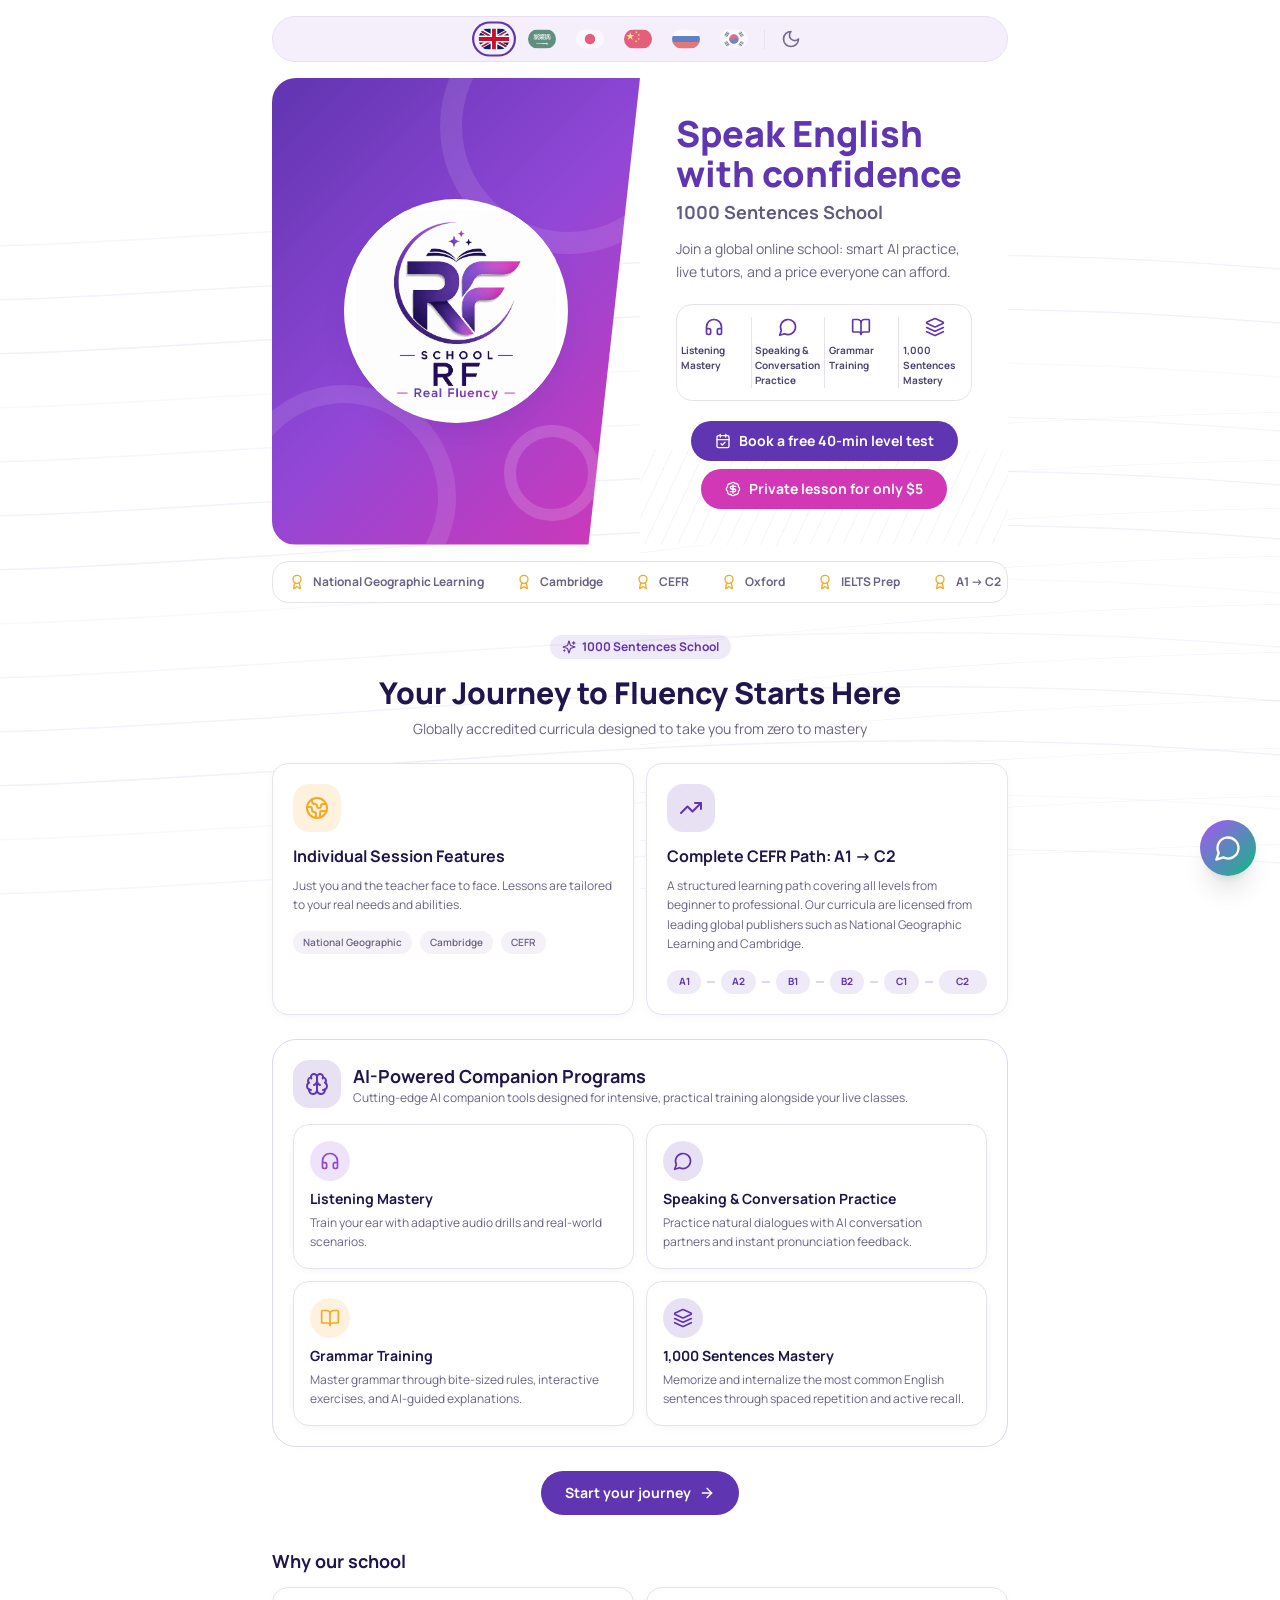
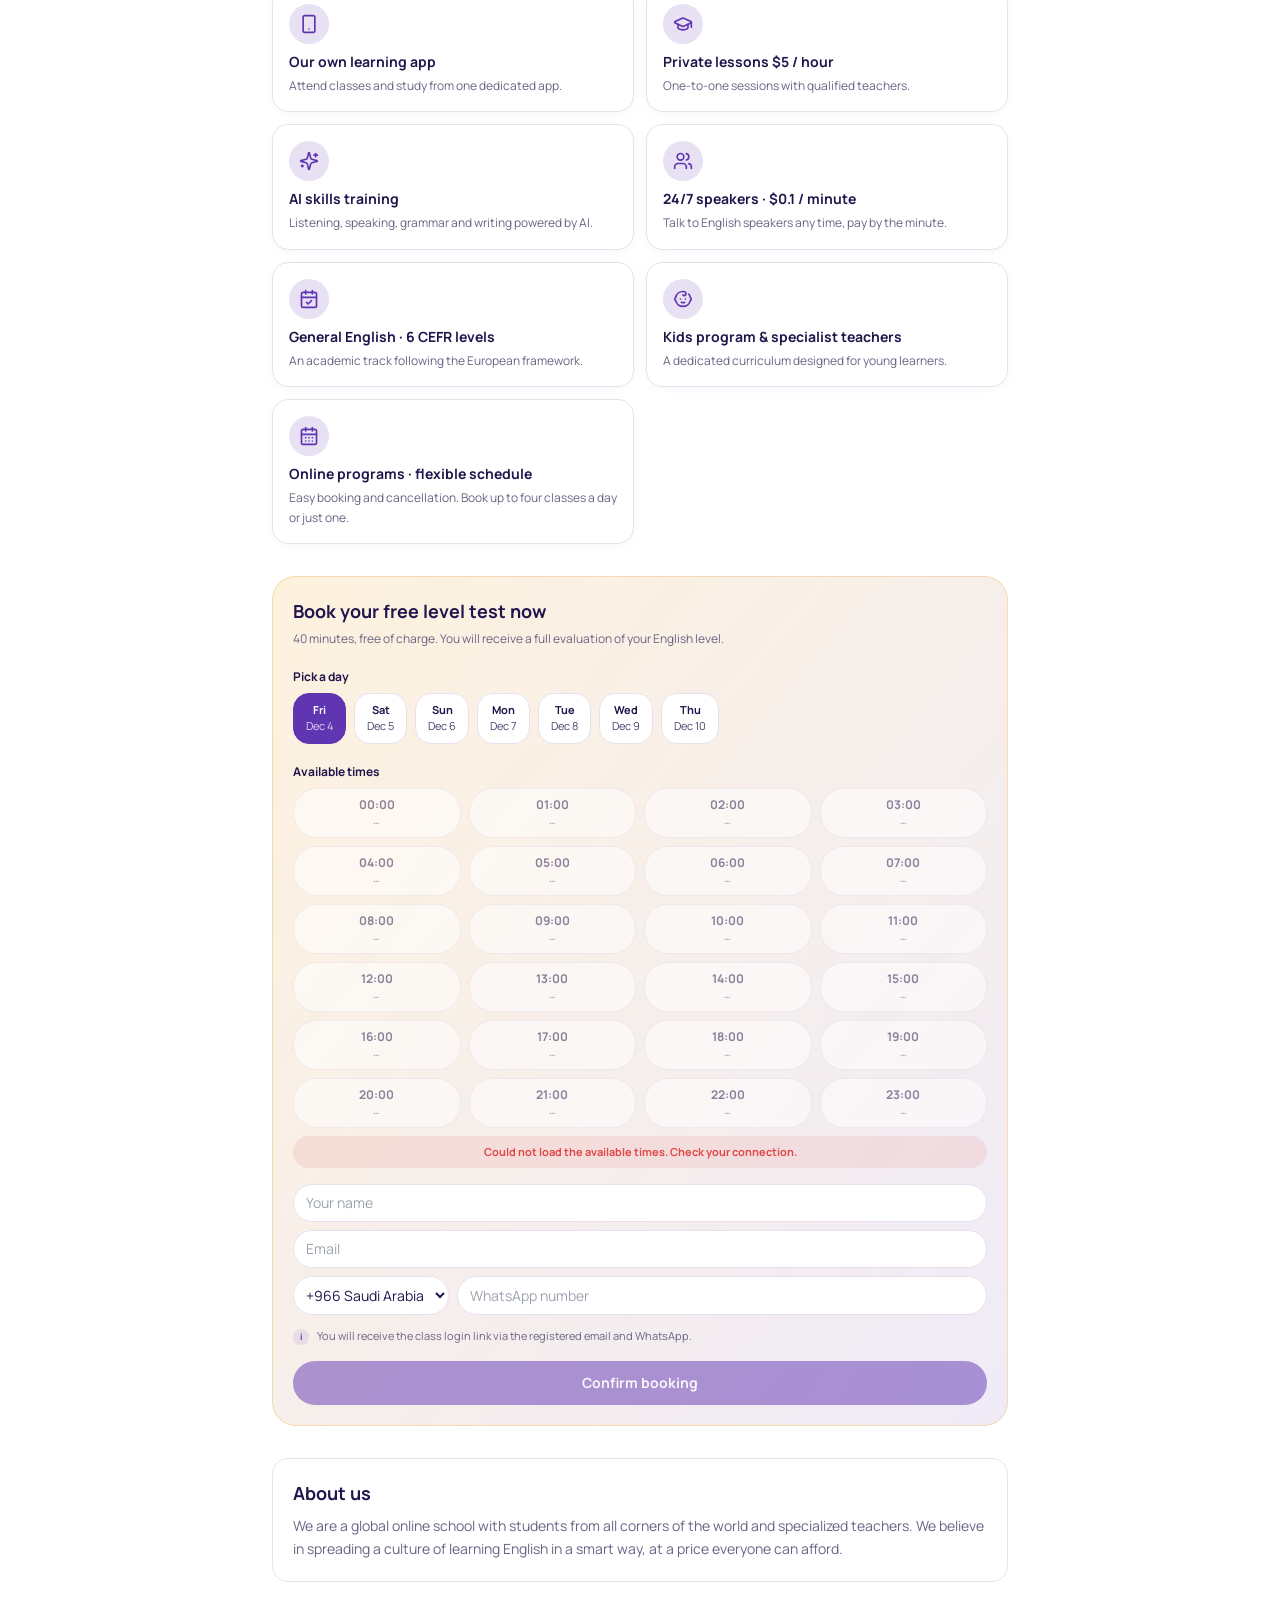
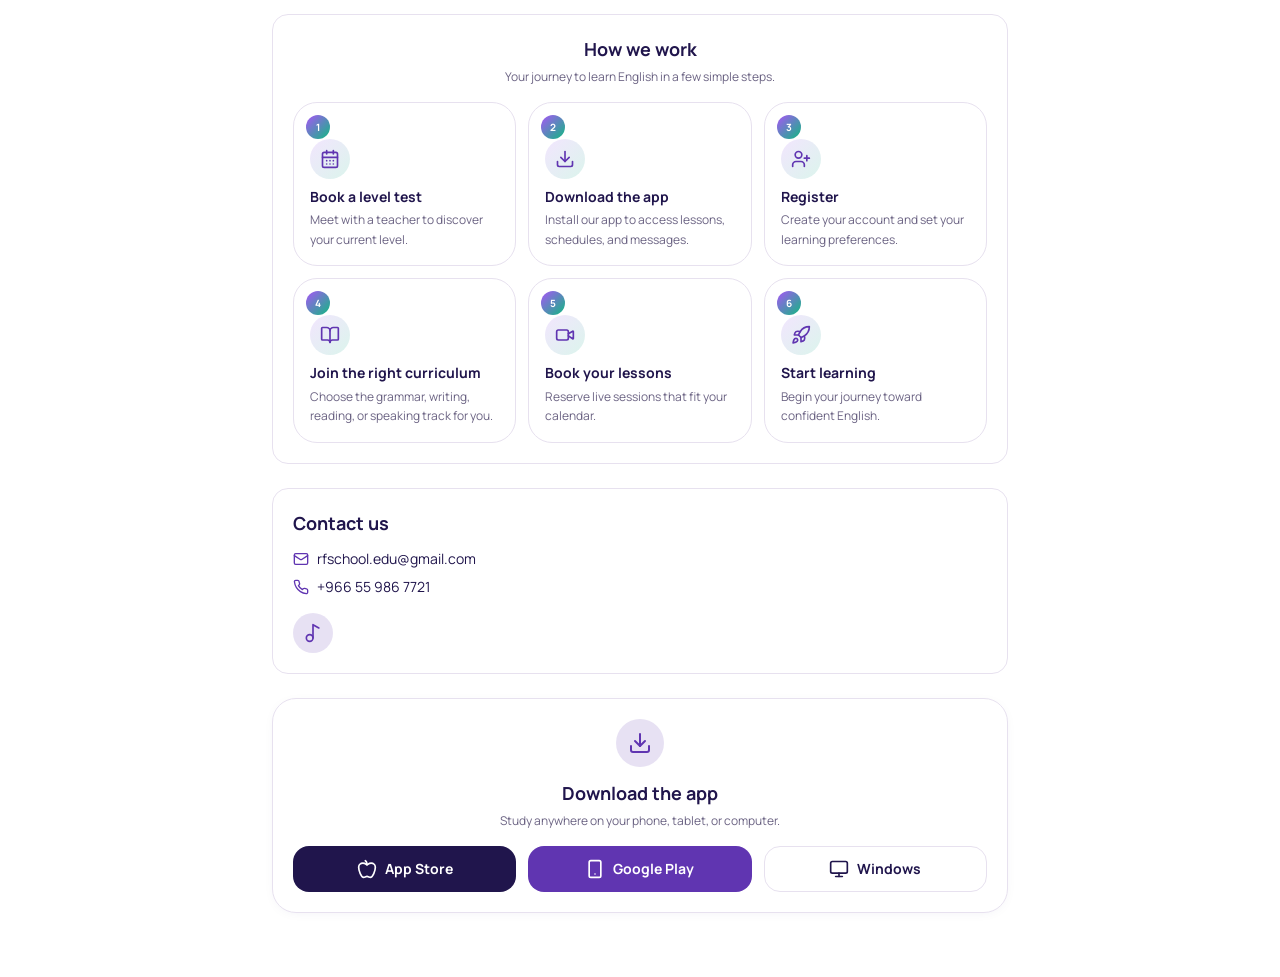
<file: index.html>
<!doctype html>
<html lang="en" dir="ltr">
  <head>
    <meta charset="UTF-8" />
    <meta name="viewport" content="width=device-width, initial-scale=1.0, viewport-fit=cover" />
    <meta name="theme-color" content="#6034B0" />
    <link rel="icon" href="/favicon.svg" type="image/svg+xml" />
    <link rel="alternate icon" href="/favicon.png" type="image/png" />
    <link rel="apple-touch-icon" href="/app-icon-192.png" />
    <title>RF School | Real Fluency — تعلم الإنجليزية بذكاء</title>
    <meta name="description" content="RF School — Real Fluency: منصة تعليم إنجليزية مدعومة بالذكاء الاصطناعي مع برنامج RF 1K لإتقان 1000 جملة، دروس مباشرة، وتدريب على النطق والاستماع." />
    <meta name="author" content="RF School" />
    <link rel="canonical" href="https://rf-schools.com/" />
    <meta property="og:type" content="website" />
    <meta property="og:title" content="RF School | Real Fluency" />
    <meta property="og:description" content="مدرسة رقمية لتعلم الإنجليزية: RF AI، RF 1K، RF Live، RF Speak، RF Test، RF Progress." />
    <meta property="og:url" content="https://rf-schools.com/" />
    <meta property="og:image" content="https://rf-schools.com/assets/rf-school-logo.jpg" />
    <meta name="twitter:card" content="summary" />
    <meta name="twitter:title" content="RF School | Real Fluency" />
    <meta name="twitter:description" content="مدرسة رقمية لتعلم الإنجليزية: RF AI، RF 1K، RF Live، RF Speak، RF Test، RF Progress." />
    <script>
      // Before the first paint: scripts are on, and the saved (or the
      // device's) light / dark choice.
      (function (d) {
        d.className += ' js';
        try {
          var t = localStorage.getItem('pro-english-theme');
          if (t !== 'light' && t !== 'dark') {
            t = window.matchMedia && matchMedia('(prefers-color-scheme: dark)').matches ? 'dark' : 'light';
          }
          if (t === 'dark') d.classList.add('dark');
        } catch (e) {}
      })(document.documentElement);
    </script>
    <link rel="preload" href="/assets/fonts/Manrope-700.ttf" as="font" type="font/ttf" crossorigin />
    <link rel="stylesheet" href="/assets/site.css?v=fe46da1adc" />
    <link rel="stylesheet" href="/assets/extra.css?v=fe46da1adc" />
  </head>
  <body>
    <div id="rf-root"><div dir="ltr" class="relative min-h-screen bg-background"><div aria-hidden="true" class="pointer-events-none fixed inset-0 overflow-hidden"><div class="wave-layer absolute inset-0"><svg class="absolute inset-x-0 top-1/4 h-[120%] w-[200%] -translate-x-1/4 text-primary/10 rtl:translate-x-1/4" viewBox="0 0 1600 900" preserveAspectRatio="none" fill="none"><path d="M -100 -120 C 400 140, 900 -260, 1700 80" stroke="currentColor" stroke-width="1.2" opacity="0.35"></path><path d="M -100 -75 C 400 185, 900 -215, 1700 125" stroke="currentColor" stroke-width="1.2" opacity="0.5"></path><path d="M -100 -30 C 400 230, 900 -170, 1700 170" stroke="currentColor" stroke-width="1.2" opacity="0.6499999999999999"></path><path d="M -100 15 C 400 275, 900 -125, 1700 215" stroke="currentColor" stroke-width="1.2" opacity="0.7999999999999999"></path><path d="M -100 60 C 400 320, 900 -80, 1700 260" stroke="currentColor" stroke-width="1.2" opacity="0.35"></path><path d="M -100 105 C 400 365, 900 -35, 1700 305" stroke="currentColor" stroke-width="1.2" opacity="0.5"></path><path d="M -100 150 C 400 410, 900 10, 1700 350" stroke="currentColor" stroke-width="1.2" opacity="0.6499999999999999"></path><path d="M -100 195 C 400 455, 900 55, 1700 395" stroke="currentColor" stroke-width="1.2" opacity="0.7999999999999999"></path><path d="M -100 240 C 400 500, 900 100, 1700 440" stroke="currentColor" stroke-width="1.2" opacity="0.35"></path><path d="M -100 285 C 400 545, 900 145, 1700 485" stroke="currentColor" stroke-width="1.2" opacity="0.5"></path><path d="M -100 330 C 400 590, 900 190, 1700 530" stroke="currentColor" stroke-width="1.2" opacity="0.6499999999999999"></path><path d="M -100 375 C 400 635, 900 235, 1700 575" stroke="currentColor" stroke-width="1.2" opacity="0.7999999999999999"></path><path d="M -100 420 C 400 680, 900 280, 1700 620" stroke="currentColor" stroke-width="1.2" opacity="0.35"></path><path d="M -100 465 C 400 725, 900 325, 1700 665" stroke="currentColor" stroke-width="1.2" opacity="0.5"></path></svg></div><div class="wave-layer slow absolute inset-0"><svg class="absolute inset-x-0 bottom-0 h-[60%] w-[200%] translate-x-1/4 text-primary/[0.07] rtl:-translate-x-1/4" viewBox="0 0 1600 900" preserveAspectRatio="none" fill="none"><path d="M -100 200 C 500 -60, 1100 220, 1700 40" stroke="currentColor" stroke-width="1"></path><path d="M -100 280 C 500 20, 1100 300, 1700 120" stroke="currentColor" stroke-width="1"></path><path d="M -100 360 C 500 100, 1100 380, 1700 200" stroke="currentColor" stroke-width="1"></path><path d="M -100 440 C 500 180, 1100 460, 1700 280" stroke="currentColor" stroke-width="1"></path><path d="M -100 520 C 500 260, 1100 540, 1700 360" stroke="currentColor" stroke-width="1"></path><path d="M -100 600 C 500 340, 1100 620, 1700 440" stroke="currentColor" stroke-width="1"></path><path d="M -100 680 C 500 420, 1100 700, 1700 520" stroke="currentColor" stroke-width="1"></path><path d="M -100 760 C 500 500, 1100 780, 1700 600" stroke="currentColor" stroke-width="1"></path><path d="M -100 840 C 500 580, 1100 860, 1700 680" stroke="currentColor" stroke-width="1"></path><path d="M -100 920 C 500 660, 1100 940, 1700 760" stroke="currentColor" stroke-width="1"></path></svg></div></div><div class="relative mx-auto w-full max-w-3xl px-4 pb-16 pt-4"><div class="mb-4 flex items-center justify-center gap-3 overflow-x-auto rounded-xl border border-border bg-secondary px-3 py-2" dir="ltr"><button type="button" data-lang="en" title="EN" aria-label="EN" aria-pressed="true" class="shrink-0 rounded-lg p-1 transition-all scale-110 ring-2 ring-primary"><svg class="h-5 w-7 rounded-sm" aria-hidden="true" xmlns="http://www.w3.org/2000/svg" viewBox="0 0 513 342"><g fill="#FFF"><path d="M0 0h513v341.3H0V0z"></path><path d="M311.7 230 513 341.3v-31.5L369.3 230h-57.6zM200.3 111.3 0 0v31.5l143.7 79.8h56.6z"></path></g><path d="M393.8 230 513 295.7V230H393.8zm-82.1 0L513 341.3v-31.5L369.3 230h-57.6zm146.9 111.3-147-81.7v81.7h147zM90.3 230 0 280.2V230h90.3zm110 14.2v97.2H25.5l174.8-97.2zm-82.1-132.9L0 45.6v65.7h118.2zm82.1 0L0 0v31.5l143.7 79.8h56.6zM53.4 0l147 81.7V0h-147zm368.3 111.3L513 61.1v50.2h-91.3zm-110-14.2V0h174.9L311.7 97.1z" fill="#012169"></path><g fill="#c8102e"><path d="M288 0h-64v138.7H0v64h224v138.7h64V202.7h224v-64H288V0z"></path><path d="M311.7 230 513 341.3v-31.5L369.3 230h-57.6zm-168 0L0 309.9v31.5L200.3 230h-56.6zm56.6-118.7L0 0v31.5l143.7 79.8h56.6zm168 0L513 31.5V0L311.7 111.3h56.6z"></path></g></svg></button><button type="button" data-lang="ar" title="AR" aria-label="AR" aria-pressed="false" class="shrink-0 rounded-lg p-1 transition-all opacity-60 hover:opacity-100 hover:scale-105"><svg class="h-5 w-7 rounded-sm" aria-hidden="true" xmlns="http://www.w3.org/2000/svg" viewBox="0 0 513 342"><path d="M0 0h513v342H0z" fill="#fff"></path><g fill="#00512e"><path d="M0 0v342h513V0zm218 76q1 2-2 5-3 2-1 4 3 4 0 6-2 1-5-1-6-6 0-14 6-4 8 0m-102 2 1 6q0 4-2 4-5 1-5-6l2-4zm39 1 1 2q-1 4-5 4-5 0-6-4c0-4 7-6 10-2m47 2q3 4 2 9c-1 2-22 19-24 19q-3 0-4-4l6-6 6-5v-3c-5-10 7-18 14-10m35-3q3 1 0 7-2 8-6 6c-3-1-3 14 0 19q2 4 7-1c2-3 2-5 2-15 0-12 0-13 2-13q5-2 5 13 1 11 3 13 3 6 6 3 3-2-1-12-3-12 1-16h9q2-2 9 1l6 2 1-2q4-4 6-1l3 17c3 16 3 16 7 24l15 30q1 6-4 5l-8-14-6-12 1 20c1 21 1 23-4 23q-4 2-4-15l-1-27-1-16-9-13c-8-12-8-13-11-13q-6-1-2 6l2 7q0 4 3 2 6-2 6 3-1 4-8 5l-5 2-5 2q-6 0-10-3-2-3-5 1-5 5-12 2-5-1-7-10l-1-3-1 3q-3 7-9 8-7 0-9-11-3-10 2-10 4-1 5 7l2 6q1 0 4-7 6-17 13-12h1c-1-1 2-10 4-11zm-97 10 2 16 1 9h4q5 2 6-1c2-1 2-2-1-11l-3-12 3-1 11 5V82q4-2 6 1l3 23 1 20h2q5 0 5 5 1 6 3 0 3-9 8-2 1 3 2 0 3-7 4-6c5 0 6 7 1 13q-3 3-7 3l-6 1q-5 4-10 0l-2-2v5c0 21-16 42-33 42q-21-1-23-21 0-5 2-6 4-1 6 6 1 12 12 13 14 2 24-15 6-11 1-5-12 18-28 11-7-5-9-17-2-6 1-7 5-3 6 6 1 12 10 12 7 0 13-8 5-8-1-7-11-1-8-12 8-11 17-5l3 2-1-12-4-22q-3 1 0 7c2 6 2 6 0 10l-5 5q-3 3-7 1h-5l-1 16c-1 19-1 20-4 21-4 1-4-2-4-19l1-15-3 1q-3 1-6-2c-2-2-2-2-3-14l-1-12q-2-1-2 10l-1 13q-3 6-8 4c-3-2-4-4-7-15q-4-15 2-14 4-1 5 8l1 5 1-6q0-13 9-12l6 2c2 3 2 4 2 14l1 11 2-1 1-8-2-16q-3-12 2-11 3-1 5 7m163-3q4 10 1 13-4 3-7-7-3-11 2-10zm12-3 3 7q2 6 1 8v16l2 27c2 22 2 21 6 21h3l-1-5-2-23-3-33c-2-16-1-19 3-19 3 0 8 14 6 16v24c5 47 5 48 0 47q-3-2-1 4l2 6q2 1 5-9 7-18 10-16 3 0 7 5 4 7 7 7 4-1 1-33l-1-21-10-12-9-15q0-5 8-1 5 2 6 6l2 6q3 4 1-4 0-10 3-10c4 0 9 10 7 13l-1 8q1 8 4 12l3 3-2-15c-2-16-2-19 1-20q3 0 5 4l4 5h2q6-4 8 9 0 8-4 8-3 0-4-6 1-8-3-5c-1 2-1 3 1 19l2 17 5 7c6 10 12 21 11 22q-2 3-5 2l-5-8-5-8 1 8c0 11 0 11-3 11q-5 3-5-7l-1-16c0-8-1-10-4-15l-4-5v19c1 21 0 25-5 28q-6 5-13-3l-4-5-4 9q-6 14-11 15-9-1-11-16-1-8-5-1c-3 5-12 13-19 17q-8 4-8-2-1-2 6-6c9-5 17-14 17-18l-5-78q2-4 5-1m89 5 4 6q1 1-2 3l-2 2 4 24q4 25 4 35c0 10 0 11-3 17q-7 13-19 14-8 0-7-2-2-4 7-6 15-2 14-23a708 708 0 0 0-8-75c3-2 3-1 8 5m-211 19 1 4q0 3 2 2 5 0 5 4c0 4-9 6-13 2-4-5 0-17 5-12m108 1h2l4-1q4 2 0 7-7 6-11-1v-5q3-2 5 0m55 2q3 4-1 6-2 0-1 5t-1 6q-1 2-10-6-8-7-6-9 3-4 7 0l2 2 2-3q5-3 8-1m-131 13c3 2 6 14 6 17q-1 6 6 1l10-4q5-1 7-4 4-9 10-12 10 0 11 9 0 7-16 13l-2 1 13 1c16 0 16 0 13 9q-2 7-4 7l-10 2q-19 3-17 9 1 2 4 3 6 3 3 7l-7 1q-13-2-21-10l-3-3-2 3q-7 10-19 13-10 2-15-10l-5 2q-18 10-19 8l-2-3c0-2 1-2 15-11l9-6q1-3 5-4c3 1 10-5 12-9q3-6-1-15l-2-8q1-5 6-6c3 0 8 5 8 7q-1 4-4 3v1l1 10c1 9-1 13-10 21l-7 6 2 3q5 9 15-2 10-8 10-23 0-10-6-24v-4q3-4 6 1m17 2q2 3 4 0 11-3 5 5c-4 5-12 5-15-1v-4zm118 5 1 2q1 2-7 8c-8 6-9 7-11 5q-5-4 6-10c8-6 8-6 11-5m-229 3q3 2-10 10-12 8-13 3-5-3 9-10 13-8 14-3m229 10c3 2 4 9 3 11q-3 3-6 1c-2-2-3-11-1-13q1-2 4 1m-172 7q3 3 2 7 1 5-3 5-3 1-3-3l-2-4q-3-3-1-6 4-2 7 1m-79 9 1 8q0 9 3 6 4-1 4 3-1 7-7 7-7-1-7-14-1-9 2-10zm168 12q0 4 3 2t4 3q-2 6-8 8l-4-2q-3-3-4-2-4 0-5-4l5-6q7-6 7-4 3 1 2 5m102 3q4 4 1 9-7 7-7-4t6-5m-42 73c0 2 1 2 12 2q24-1 22 11 0 7-6 10c-4 1-31 2-34 0q-2-1-2-6v-4h-82l-74-1c-16 0-28-10-28-10h92c91 0 92-1 92-2q-1-3 4-5c5-2 4 4 4 5"></path><path d="m195 86 1 1 1-1-1-1q-2 0-1 1m84 5q-2 2 1 5l3 3-1-4-1-5zm-125 45q-3 3-1 4 5-1 6-4zm110-7q-4 5 0 3 6-4 2-4zm-31 30q0 6 4 8l5 4q3 2 2-3 0-3 4-7 4-3 2-4l-13-3h-5zm104 101q-1 3 13 2c11 0 13 0 14-2l-13-1z"></path></g></svg></button><button type="button" data-lang="ja" title="JA" aria-label="JA" aria-pressed="false" class="shrink-0 rounded-lg p-1 transition-all opacity-60 hover:opacity-100 hover:scale-105"><svg class="h-5 w-7 rounded-sm" aria-hidden="true" xmlns="http://www.w3.org/2000/svg" viewBox="0 0 513 342"><path fill="#FFF" d="M0 0h512v342H0z"></path><circle fill="#D80027" cx="256.5" cy="171" r="96"></circle></svg></button><button type="button" data-lang="zh" title="ZH" aria-label="ZH" aria-pressed="false" class="shrink-0 rounded-lg p-1 transition-all opacity-60 hover:opacity-100 hover:scale-105"><svg class="h-5 w-7 rounded-sm" aria-hidden="true" xmlns="http://www.w3.org/2000/svg" viewBox="0 0 513 342"><path fill="#D80027" d="M0 0h513v342H0z"></path><path d="m226.8 239.2-9.7-15.6-17.9 4.4 11.9-14.1-9.7-15.6 17.1 6.9 11.8-14.1-1.3 18.4 17.1 6.9-17.9 4.4zM290.6 82l-10.1 15.4 11.6 14.3-17.7-4.8-10.1 15.5-1-18.4-17.7-4.8 17.2-6.6-1-18.4 11.6 14.3zm-54.4-56.6-2 18.3 16.8 7.6-18 3.8-2 18.3-9.2-16-17.9 3.8 12.3-13.7-9.2-15.9 16.8 7.5zm56.6 136.4-14.9 10.9 5.8 17.5-14.9-10.8-14.9 11 5.6-17.6-14.9-10.7 18.4-.1 5.6-17.6 5.8 17.5zM115 46.3l17.3 53.5h56.2l-45.4 32.9 17.3 53.5-45.4-33-45.5 33 17.4-53.5-45.5-32.9h56.3z" fill="#FFDA44"></path></svg></button><button type="button" data-lang="ru" title="RU" aria-label="RU" aria-pressed="false" class="shrink-0 rounded-lg p-1 transition-all opacity-60 hover:opacity-100 hover:scale-105"><svg class="h-5 w-7 rounded-sm" aria-hidden="true" xmlns="http://www.w3.org/2000/svg" viewBox="0 0 513 342"><path fill="#FFF" d="M0 0h513v114H0z"></path><path fill="#0039a6" d="M0 114h513v114H0z"></path><path fill="#d52b1e" d="M0 228h513v114H0z"></path></svg></button><button type="button" data-lang="ko" title="KO" aria-label="KO" aria-pressed="false" class="shrink-0 rounded-lg p-1 transition-all opacity-60 hover:opacity-100 hover:scale-105"><svg class="h-5 w-7 rounded-sm" aria-hidden="true" xmlns="http://www.w3.org/2000/svg" viewBox="0 0 513 342"><path fill="#FFF" d="M0 0h513v342H0z"></path><path d="M84.6 107.8 132 36.6m-29.7 83 47.4-71.1m-29.6 83 47.4-71.1m177.9 221.3 47.4-71.1m-29.6 82.9 47.4-71.1m-29.6 83 47.4-71.1M132 305.4l-47.4-71.1m65.2 59.2-47.4-71.1m65.2 59.3-47.4-71.1m272.6-79.1-47.4-71.1m65.2 59.2-47.4-71.1m65.2 59.3L381 36.6" stroke="#000" stroke-width="14.25"></path><path d="m357.3 238.2 59.3 39.5m-299.4-13.8L135 252m222.3-148.2L378 90m17.8-11.9 17.8-11.9" stroke="#FFF" stroke-width="12.5"></path><circle fill="#CA163A" cx="256.5" cy="171" r="85.5"></circle><path fill="#0E4896" d="M185.3 123.6c-13.1 19.6-7.8 46.2 11.9 59.3s46.2 7.8 59.3-11.9 39.6-24.9 59.3-11.9c19.6 13.1 24.9 39.6 11.9 59.3-26.2 39.3-79.3 49.9-118.6 23.7s-49.9-79.3-23.8-118.5z"></path></svg></button><span aria-hidden="true" class="h-5 w-px shrink-0 bg-border"></span><button type="button" id="rf-theme" data-dark="Dark Mode" data-light="Light Mode" title="Dark Mode" aria-label="Dark Mode" class="rf-theme shrink-0 rounded-lg p-1 text-foreground transition-all opacity-60 hover:opacity-100 hover:scale-105"><svg xmlns="http://www.w3.org/2000/svg" width="24" height="24" viewBox="0 0 24 24" fill="none" stroke="currentColor" stroke-width="2" stroke-linecap="round" stroke-linejoin="round" class="lucide rf-i-moon size-5" aria-hidden="true"><path d="M12 3a6 6 0 0 0 9 9 9 9 0 1 1-9-9Z"></path></svg><svg xmlns="http://www.w3.org/2000/svg" width="24" height="24" viewBox="0 0 24 24" fill="none" stroke="currentColor" stroke-width="2" stroke-linecap="round" stroke-linejoin="round" class="lucide rf-i-sun size-5" aria-hidden="true"><circle cx="12" cy="12" r="4"></circle><path d="M12 2v2"></path><path d="M12 20v2"></path><path d="m4.93 4.93 1.41 1.41"></path><path d="m17.66 17.66 1.41 1.41"></path><path d="M2 12h2"></path><path d="M20 12h2"></path><path d="m6.34 17.66-1.41 1.41"></path><path d="m19.07 4.93-1.41 1.41"></path></svg></button></div><header class="relative overflow-hidden rounded-3xl shadow-primary"><div class="grid md:grid-cols-2"><div class="relative flex min-h-56 items-center justify-center overflow-hidden gradient-hero p-8 text-primary-foreground md:[clip-path:polygon(0_0,100%_0,86%_100%,0_100%)]"><div aria-hidden="true" class="pointer-events-none absolute -bottom-16 -start-10 size-56 rounded-full border-[18px] border-white/10"></div><div aria-hidden="true" class="pointer-events-none absolute -top-20 -end-14 size-64 rounded-full border-[22px] border-white/10"></div><div aria-hidden="true" class="pointer-events-none absolute bottom-6 end-10 size-24 rounded-full border-[12px] border-white/15"></div><div class="rf-pop relative z-10 flex size-44 items-center justify-center overflow-hidden rounded-full bg-background text-center shadow-elevated ring-8 ring-white/10 md:size-56"><img src="/assets/rf-school-logo.jpg" alt="RF School — Real Fluency" width="224" height="224" class="h-full w-full object-contain p-3"></div></div><div class="relative bg-card p-7 text-center md:p-9 md:text-start"><div aria-hidden="true" class="pointer-events-none absolute inset-x-0 bottom-0 h-24 bg-[repeating-linear-gradient(115deg,transparent,transparent_14px,hsl(var(--primary)/0.05)_14px,hsl(var(--primary)/0.05)_15px)]"></div><div class="rf-rise relative z-10"><h1 class="mb-1 text-3xl font-extrabold leading-tight text-primary md:text-4xl">Speak English with confidence</h1><p class="mb-3 text-lg font-bold text-foreground/70">1000 Sentences School</p><p class="mx-auto mb-5 max-w-md text-sm leading-relaxed text-muted-foreground md:mx-0">Join a global online school: smart AI practice, live tutors, and a price everyone can afford.</p><div class="mb-5 grid grid-cols-4 divide-x divide-border rounded-2xl border border-border bg-background/60 py-3 rtl:divide-x-reverse"><a href="#ai" class="flex flex-col items-center gap-1.5 px-1 transition-transform hover:scale-105"><svg xmlns="http://www.w3.org/2000/svg" width="24" height="24" viewBox="0 0 24 24" fill="none" stroke="currentColor" stroke-width="2" stroke-linecap="round" stroke-linejoin="round" class="lucide size-5 text-primary" aria-hidden="true"><path d="M3 14h3a2 2 0 0 1 2 2v3a2 2 0 0 1-2 2H5a2 2 0 0 1-2-2v-7a9 9 0 0 1 18 0v7a2 2 0 0 1-2 2h-1a2 2 0 0 1-2-2v-3a2 2 0 0 1 2-2h3"></path></svg><span class="text-[10px] font-bold text-foreground/80">Listening Mastery</span></a><a href="#ai" class="flex flex-col items-center gap-1.5 px-1 transition-transform hover:scale-105"><svg xmlns="http://www.w3.org/2000/svg" width="24" height="24" viewBox="0 0 24 24" fill="none" stroke="currentColor" stroke-width="2" stroke-linecap="round" stroke-linejoin="round" class="lucide size-5 text-primary" aria-hidden="true"><path d="M7.9 20A9 9 0 1 0 4 16.1L2 22Z"></path></svg><span class="text-[10px] font-bold text-foreground/80">Speaking &amp; Conversation Practice</span></a><a href="#ai" class="flex flex-col items-center gap-1.5 px-1 transition-transform hover:scale-105"><svg xmlns="http://www.w3.org/2000/svg" width="24" height="24" viewBox="0 0 24 24" fill="none" stroke="currentColor" stroke-width="2" stroke-linecap="round" stroke-linejoin="round" class="lucide size-5 text-primary" aria-hidden="true"><path d="M12 7v14"></path><path d="M3 18a1 1 0 0 1-1-1V4a1 1 0 0 1 1-1h5a4 4 0 0 1 4 4 4 4 0 0 1 4-4h5a1 1 0 0 1 1 1v13a1 1 0 0 1-1 1h-6a3 3 0 0 0-3 3 3 3 0 0 0-3-3z"></path></svg><span class="text-[10px] font-bold text-foreground/80">Grammar Training</span></a><a href="#ai" class="flex flex-col items-center gap-1.5 px-1 transition-transform hover:scale-105"><svg xmlns="http://www.w3.org/2000/svg" width="24" height="24" viewBox="0 0 24 24" fill="none" stroke="currentColor" stroke-width="2" stroke-linecap="round" stroke-linejoin="round" class="lucide size-5 text-primary" aria-hidden="true"><path d="m12.83 2.18a2 2 0 0 0-1.66 0L2.6 6.08a1 1 0 0 0 0 1.83l8.58 3.91a2 2 0 0 0 1.66 0l8.58-3.9a1 1 0 0 0 0-1.83Z"></path><path d="m22 17.65-9.17 4.16a2 2 0 0 1-1.66 0L2 17.65"></path><path d="m22 12.65-9.17 4.16a2 2 0 0 1-1.66 0L2 12.65"></path></svg><span class="text-[10px] font-bold text-foreground/80">1,000 Sentences Mastery</span></a></div><div class="flex flex-col items-center gap-2"><a href="#book" class="inline-flex items-center gap-2 rounded-full bg-primary px-6 py-2.5 text-sm font-bold text-primary-foreground shadow-primary transition-transform hover:scale-105"><svg xmlns="http://www.w3.org/2000/svg" width="24" height="24" viewBox="0 0 24 24" fill="none" stroke="currentColor" stroke-width="2" stroke-linecap="round" stroke-linejoin="round" class="lucide size-4" aria-hidden="true"><path d="M8 2v4"></path><path d="M16 2v4"></path><rect width="18" height="18" x="3" y="4" rx="2"></rect><path d="M3 10h18"></path><path d="m9 16 2 2 4-4"></path></svg>Book a free 40-min level test</a><a href="#book" class="inline-flex items-center gap-2 rounded-full px-6 py-2.5 text-sm font-bold transition-transform hover:scale-105" style="background:hsl(var(--rf-magenta));color:hsl(var(--accent-foreground))"><svg xmlns="http://www.w3.org/2000/svg" width="24" height="24" viewBox="0 0 24 24" fill="none" stroke="currentColor" stroke-width="2" stroke-linecap="round" stroke-linejoin="round" class="lucide size-4" aria-hidden="true"><path d="M3.85 8.62a4 4 0 0 1 4.78-4.77 4 4 0 0 1 6.74 0 4 4 0 0 1 4.78 4.78 4 4 0 0 1 0 6.74 4 4 0 0 1-4.77 4.78 4 4 0 0 1-6.75 0 4 4 0 0 1-4.78-4.77 4 4 0 0 1 0-6.76Z"></path><path d="M16 8h-6a2 2 0 1 0 0 4h4a2 2 0 1 1 0 4H8"></path><path d="M12 18V6"></path></svg>Private lesson for only $5</a></div></div></div></div></header><div class="mt-4 overflow-hidden rounded-2xl border border-border bg-card py-3" dir="ltr"><div class="rf-marquee flex w-max items-center gap-8 px-4"><div class="flex items-center gap-8"><span class="flex items-center gap-2 whitespace-nowrap text-xs font-bold text-muted-foreground"><svg xmlns="http://www.w3.org/2000/svg" width="24" height="24" viewBox="0 0 24 24" fill="none" stroke="currentColor" stroke-width="2" stroke-linecap="round" stroke-linejoin="round" class="lucide size-4 text-amber" aria-hidden="true"><path d="m15.477 12.89 1.515 8.526a.5.5 0 0 1-.81.47l-3.58-2.687a1 1 0 0 0-1.197 0l-3.586 2.686a.5.5 0 0 1-.81-.469l1.514-8.526"></path><circle cx="12" cy="8" r="6"></circle></svg>National Geographic Learning</span><span class="flex items-center gap-2 whitespace-nowrap text-xs font-bold text-muted-foreground"><svg xmlns="http://www.w3.org/2000/svg" width="24" height="24" viewBox="0 0 24 24" fill="none" stroke="currentColor" stroke-width="2" stroke-linecap="round" stroke-linejoin="round" class="lucide size-4 text-amber" aria-hidden="true"><path d="m15.477 12.89 1.515 8.526a.5.5 0 0 1-.81.47l-3.58-2.687a1 1 0 0 0-1.197 0l-3.586 2.686a.5.5 0 0 1-.81-.469l1.514-8.526"></path><circle cx="12" cy="8" r="6"></circle></svg>Cambridge</span><span class="flex items-center gap-2 whitespace-nowrap text-xs font-bold text-muted-foreground"><svg xmlns="http://www.w3.org/2000/svg" width="24" height="24" viewBox="0 0 24 24" fill="none" stroke="currentColor" stroke-width="2" stroke-linecap="round" stroke-linejoin="round" class="lucide size-4 text-amber" aria-hidden="true"><path d="m15.477 12.89 1.515 8.526a.5.5 0 0 1-.81.47l-3.58-2.687a1 1 0 0 0-1.197 0l-3.586 2.686a.5.5 0 0 1-.81-.469l1.514-8.526"></path><circle cx="12" cy="8" r="6"></circle></svg>CEFR</span><span class="flex items-center gap-2 whitespace-nowrap text-xs font-bold text-muted-foreground"><svg xmlns="http://www.w3.org/2000/svg" width="24" height="24" viewBox="0 0 24 24" fill="none" stroke="currentColor" stroke-width="2" stroke-linecap="round" stroke-linejoin="round" class="lucide size-4 text-amber" aria-hidden="true"><path d="m15.477 12.89 1.515 8.526a.5.5 0 0 1-.81.47l-3.58-2.687a1 1 0 0 0-1.197 0l-3.586 2.686a.5.5 0 0 1-.81-.469l1.514-8.526"></path><circle cx="12" cy="8" r="6"></circle></svg>Oxford</span><span class="flex items-center gap-2 whitespace-nowrap text-xs font-bold text-muted-foreground"><svg xmlns="http://www.w3.org/2000/svg" width="24" height="24" viewBox="0 0 24 24" fill="none" stroke="currentColor" stroke-width="2" stroke-linecap="round" stroke-linejoin="round" class="lucide size-4 text-amber" aria-hidden="true"><path d="m15.477 12.89 1.515 8.526a.5.5 0 0 1-.81.47l-3.58-2.687a1 1 0 0 0-1.197 0l-3.586 2.686a.5.5 0 0 1-.81-.469l1.514-8.526"></path><circle cx="12" cy="8" r="6"></circle></svg>IELTS Prep</span><span class="flex items-center gap-2 whitespace-nowrap text-xs font-bold text-muted-foreground"><svg xmlns="http://www.w3.org/2000/svg" width="24" height="24" viewBox="0 0 24 24" fill="none" stroke="currentColor" stroke-width="2" stroke-linecap="round" stroke-linejoin="round" class="lucide size-4 text-amber" aria-hidden="true"><path d="m15.477 12.89 1.515 8.526a.5.5 0 0 1-.81.47l-3.58-2.687a1 1 0 0 0-1.197 0l-3.586 2.686a.5.5 0 0 1-.81-.469l1.514-8.526"></path><circle cx="12" cy="8" r="6"></circle></svg>A1 → C2</span></div><div class="flex items-center gap-8"><span class="flex items-center gap-2 whitespace-nowrap text-xs font-bold text-muted-foreground"><svg xmlns="http://www.w3.org/2000/svg" width="24" height="24" viewBox="0 0 24 24" fill="none" stroke="currentColor" stroke-width="2" stroke-linecap="round" stroke-linejoin="round" class="lucide size-4 text-amber" aria-hidden="true"><path d="m15.477 12.89 1.515 8.526a.5.5 0 0 1-.81.47l-3.58-2.687a1 1 0 0 0-1.197 0l-3.586 2.686a.5.5 0 0 1-.81-.469l1.514-8.526"></path><circle cx="12" cy="8" r="6"></circle></svg>National Geographic Learning</span><span class="flex items-center gap-2 whitespace-nowrap text-xs font-bold text-muted-foreground"><svg xmlns="http://www.w3.org/2000/svg" width="24" height="24" viewBox="0 0 24 24" fill="none" stroke="currentColor" stroke-width="2" stroke-linecap="round" stroke-linejoin="round" class="lucide size-4 text-amber" aria-hidden="true"><path d="m15.477 12.89 1.515 8.526a.5.5 0 0 1-.81.47l-3.58-2.687a1 1 0 0 0-1.197 0l-3.586 2.686a.5.5 0 0 1-.81-.469l1.514-8.526"></path><circle cx="12" cy="8" r="6"></circle></svg>Cambridge</span><span class="flex items-center gap-2 whitespace-nowrap text-xs font-bold text-muted-foreground"><svg xmlns="http://www.w3.org/2000/svg" width="24" height="24" viewBox="0 0 24 24" fill="none" stroke="currentColor" stroke-width="2" stroke-linecap="round" stroke-linejoin="round" class="lucide size-4 text-amber" aria-hidden="true"><path d="m15.477 12.89 1.515 8.526a.5.5 0 0 1-.81.47l-3.58-2.687a1 1 0 0 0-1.197 0l-3.586 2.686a.5.5 0 0 1-.81-.469l1.514-8.526"></path><circle cx="12" cy="8" r="6"></circle></svg>CEFR</span><span class="flex items-center gap-2 whitespace-nowrap text-xs font-bold text-muted-foreground"><svg xmlns="http://www.w3.org/2000/svg" width="24" height="24" viewBox="0 0 24 24" fill="none" stroke="currentColor" stroke-width="2" stroke-linecap="round" stroke-linejoin="round" class="lucide size-4 text-amber" aria-hidden="true"><path d="m15.477 12.89 1.515 8.526a.5.5 0 0 1-.81.47l-3.58-2.687a1 1 0 0 0-1.197 0l-3.586 2.686a.5.5 0 0 1-.81-.469l1.514-8.526"></path><circle cx="12" cy="8" r="6"></circle></svg>Oxford</span><span class="flex items-center gap-2 whitespace-nowrap text-xs font-bold text-muted-foreground"><svg xmlns="http://www.w3.org/2000/svg" width="24" height="24" viewBox="0 0 24 24" fill="none" stroke="currentColor" stroke-width="2" stroke-linecap="round" stroke-linejoin="round" class="lucide size-4 text-amber" aria-hidden="true"><path d="m15.477 12.89 1.515 8.526a.5.5 0 0 1-.81.47l-3.58-2.687a1 1 0 0 0-1.197 0l-3.586 2.686a.5.5 0 0 1-.81-.469l1.514-8.526"></path><circle cx="12" cy="8" r="6"></circle></svg>IELTS Prep</span><span class="flex items-center gap-2 whitespace-nowrap text-xs font-bold text-muted-foreground"><svg xmlns="http://www.w3.org/2000/svg" width="24" height="24" viewBox="0 0 24 24" fill="none" stroke="currentColor" stroke-width="2" stroke-linecap="round" stroke-linejoin="round" class="lucide size-4 text-amber" aria-hidden="true"><path d="m15.477 12.89 1.515 8.526a.5.5 0 0 1-.81.47l-3.58-2.687a1 1 0 0 0-1.197 0l-3.586 2.686a.5.5 0 0 1-.81-.469l1.514-8.526"></path><circle cx="12" cy="8" r="6"></circle></svg>A1 → C2</span></div></div></div><section class="mt-8" aria-label="Marketing"><div class="rf-reveal mb-6 text-center" style="--ry:16px;--rd:0.5s;--rdl:0s" data-margin="1"><span class="mb-2 inline-flex items-center gap-1.5 rounded-full bg-primary/10 px-3 py-1 text-xs font-bold text-primary"><svg xmlns="http://www.w3.org/2000/svg" width="24" height="24" viewBox="0 0 24 24" fill="none" stroke="currentColor" stroke-width="2" stroke-linecap="round" stroke-linejoin="round" class="lucide size-3.5" aria-hidden="true"><path d="M9.937 15.5A2 2 0 0 0 8.5 14.063l-6.135-1.582a.5.5 0 0 1 0-.962L8.5 9.936A2 2 0 0 0 9.937 8.5l1.582-6.135a.5.5 0 0 1 .963 0L14.063 8.5A2 2 0 0 0 15.5 9.937l6.135 1.581a.5.5 0 0 1 0 .964L15.5 14.063a2 2 0 0 0-1.437 1.437l-1.582 6.135a.5.5 0 0 1-.963 0z"></path><path d="M20 3v4"></path><path d="M22 5h-4"></path><path d="M4 17v2"></path><path d="M5 18H3"></path></svg>1000 Sentences School</span><h2 class="mt-2 text-2xl font-extrabold leading-tight text-foreground md:text-3xl">Your Journey to Fluency Starts Here</h2><p class="mx-auto mt-2 max-w-xl text-sm text-muted-foreground">Globally accredited curricula designed to take you from zero to mastery</p></div><div class="grid grid-cols-1 gap-3 sm:grid-cols-2"><div class="rf-reveal rounded-2xl border border-border bg-card p-5 shadow-card" style="--ry:20px;--rd:0.45s;--rdl:0.05s" data-margin="1"><div class="mb-3 flex size-12 items-center justify-center rounded-2xl bg-amber/15"><svg xmlns="http://www.w3.org/2000/svg" width="24" height="24" viewBox="0 0 24 24" fill="none" stroke="currentColor" stroke-width="2" stroke-linecap="round" stroke-linejoin="round" class="lucide size-6 text-amber" aria-hidden="true"><path d="M21.54 15H17a2 2 0 0 0-2 2v4.54"></path><path d="M7 3.34V5a3 3 0 0 0 3 3a2 2 0 0 1 2 2c0 1.1.9 2 2 2a2 2 0 0 0 2-2c0-1.1.9-2 2-2h3.17"></path><path d="M11 21.95V18a2 2 0 0 0-2-2a2 2 0 0 1-2-2v-1a2 2 0 0 0-2-2H2.05"></path><circle cx="12" cy="12" r="10"></circle></svg></div><h3 class="text-base font-bold text-foreground">Individual Session Features</h3><p class="mt-2 text-xs leading-relaxed text-muted-foreground">Just you and the teacher face to face. Lessons are tailored to your real needs and abilities.</p><div class="mt-4 flex flex-wrap gap-2"><span class="rounded-full bg-muted px-2.5 py-1 text-[10px] font-semibold text-muted-foreground">National Geographic</span><span class="rounded-full bg-muted px-2.5 py-1 text-[10px] font-semibold text-muted-foreground">Cambridge</span><span class="rounded-full bg-muted px-2.5 py-1 text-[10px] font-semibold text-muted-foreground">CEFR</span></div></div><div class="rf-reveal rounded-2xl border border-border bg-card p-5 shadow-card" style="--ry:20px;--rd:0.45s;--rdl:0.1s" data-margin="1"><div class="mb-3 flex size-12 items-center justify-center rounded-2xl bg-primary/15"><svg xmlns="http://www.w3.org/2000/svg" width="24" height="24" viewBox="0 0 24 24" fill="none" stroke="currentColor" stroke-width="2" stroke-linecap="round" stroke-linejoin="round" class="lucide size-6 text-primary" aria-hidden="true"><polyline points="22 7 13.5 15.5 8.5 10.5 2 17"></polyline><polyline points="16 7 22 7 22 13"></polyline></svg></div><h3 class="text-base font-bold text-foreground">Complete CEFR Path: A1 → C2</h3><p class="mt-2 text-xs leading-relaxed text-muted-foreground">A structured learning path covering all levels from beginner to professional. Our curricula are licensed from leading global publishers such as National Geographic Learning and Cambridge.</p><div class="mt-4 flex items-center gap-1.5"><div class="flex flex-1 items-center gap-1.5"><span class="flex h-6 flex-1 items-center justify-center rounded-md bg-primary/10 text-[10px] font-bold text-primary">A1</span><div class="h-0.5 w-2 bg-primary/20"></div></div><div class="flex flex-1 items-center gap-1.5"><span class="flex h-6 flex-1 items-center justify-center rounded-md bg-primary/10 text-[10px] font-bold text-primary">A2</span><div class="h-0.5 w-2 bg-primary/20"></div></div><div class="flex flex-1 items-center gap-1.5"><span class="flex h-6 flex-1 items-center justify-center rounded-md bg-primary/10 text-[10px] font-bold text-primary">B1</span><div class="h-0.5 w-2 bg-primary/20"></div></div><div class="flex flex-1 items-center gap-1.5"><span class="flex h-6 flex-1 items-center justify-center rounded-md bg-primary/10 text-[10px] font-bold text-primary">B2</span><div class="h-0.5 w-2 bg-primary/20"></div></div><div class="flex flex-1 items-center gap-1.5"><span class="flex h-6 flex-1 items-center justify-center rounded-md bg-primary/10 text-[10px] font-bold text-primary">C1</span><div class="h-0.5 w-2 bg-primary/20"></div></div><div class="flex flex-1 items-center gap-1.5"><span class="flex h-6 flex-1 items-center justify-center rounded-md bg-primary/10 text-[10px] font-bold text-primary">C2</span></div></div></div></div><div id="ai" class="rf-reveal mt-6 scroll-mt-4 rounded-3xl border border-primary/20 bg-gradient-to-br from-primary/8 to-accent/8 p-5" style="--ry:20px;--rd:0.45s;--rdl:0.15s" data-margin="1"><div class="mb-4 flex items-center gap-3"><div class="flex size-12 items-center justify-center rounded-2xl bg-primary/15"><svg xmlns="http://www.w3.org/2000/svg" width="24" height="24" viewBox="0 0 24 24" fill="none" stroke="currentColor" stroke-width="2" stroke-linecap="round" stroke-linejoin="round" class="lucide size-6 text-primary" aria-hidden="true"><path d="M12 5a3 3 0 1 0-5.997.125 4 4 0 0 0-2.526 5.77 4 4 0 0 0 .556 6.588A4 4 0 1 0 12 18Z"></path><path d="M12 5a3 3 0 1 1 5.997.125 4 4 0 0 1 2.526 5.77 4 4 0 0 1-.556 6.588A4 4 0 1 1 12 18Z"></path><path d="M15 13a4.5 4.5 0 0 1-3-4 4.5 4.5 0 0 1-3 4"></path><path d="M17.599 6.5a3 3 0 0 0 .399-1.375"></path><path d="M6.003 5.125A3 3 0 0 0 6.401 6.5"></path><path d="M3.477 10.896a4 4 0 0 1 .585-.396"></path><path d="M19.938 10.5a4 4 0 0 1 .585.396"></path><path d="M6 18a4 4 0 0 1-1.967-.516"></path><path d="M19.967 17.484A4 4 0 0 1 18 18"></path></svg></div><div><h3 class="text-lg font-bold text-foreground">AI-Powered Companion Programs</h3><p class="text-xs text-muted-foreground">Cutting-edge AI companion tools designed for intensive, practical training alongside your live classes.</p></div></div><div class="grid grid-cols-1 gap-3 sm:grid-cols-2"><div class="rf-reveal rf-lift rounded-2xl border border-border bg-card p-4 shadow-card transition-shadow hover:shadow-elevated" style="--ry:0px;--rs:.96;--rd:.35s;--rdl:0.20s"><div class="mb-2 flex size-10 items-center justify-center rounded-xl bg-accent/15"><svg xmlns="http://www.w3.org/2000/svg" width="24" height="24" viewBox="0 0 24 24" fill="none" stroke="currentColor" stroke-width="2" stroke-linecap="round" stroke-linejoin="round" class="lucide size-5 text-accent" aria-hidden="true"><path d="M3 14h3a2 2 0 0 1 2 2v3a2 2 0 0 1-2 2H5a2 2 0 0 1-2-2v-7a9 9 0 0 1 18 0v7a2 2 0 0 1-2 2h-1a2 2 0 0 1-2-2v-3a2 2 0 0 1 2-2h3"></path></svg></div><p class="text-sm font-bold text-foreground">Listening Mastery</p><p class="mt-1 text-xs leading-relaxed text-muted-foreground">Train your ear with adaptive audio drills and real-world scenarios.</p></div><div class="rf-reveal rf-lift rounded-2xl border border-border bg-card p-4 shadow-card transition-shadow hover:shadow-elevated" style="--ry:0px;--rs:.96;--rd:.35s;--rdl:0.27s"><div class="mb-2 flex size-10 items-center justify-center rounded-xl bg-primary/15"><svg xmlns="http://www.w3.org/2000/svg" width="24" height="24" viewBox="0 0 24 24" fill="none" stroke="currentColor" stroke-width="2" stroke-linecap="round" stroke-linejoin="round" class="lucide size-5 text-primary" aria-hidden="true"><path d="M7.9 20A9 9 0 1 0 4 16.1L2 22Z"></path></svg></div><p class="text-sm font-bold text-foreground">Speaking &amp; Conversation Practice</p><p class="mt-1 text-xs leading-relaxed text-muted-foreground">Practice natural dialogues with AI conversation partners and instant pronunciation feedback.</p></div><div class="rf-reveal rf-lift rounded-2xl border border-border bg-card p-4 shadow-card transition-shadow hover:shadow-elevated" style="--ry:0px;--rs:.96;--rd:.35s;--rdl:0.34s"><div class="mb-2 flex size-10 items-center justify-center rounded-xl bg-amber/15"><svg xmlns="http://www.w3.org/2000/svg" width="24" height="24" viewBox="0 0 24 24" fill="none" stroke="currentColor" stroke-width="2" stroke-linecap="round" stroke-linejoin="round" class="lucide size-5 text-amber" aria-hidden="true"><path d="M12 7v14"></path><path d="M3 18a1 1 0 0 1-1-1V4a1 1 0 0 1 1-1h5a4 4 0 0 1 4 4 4 4 0 0 1 4-4h5a1 1 0 0 1 1 1v13a1 1 0 0 1-1 1h-6a3 3 0 0 0-3 3 3 3 0 0 0-3-3z"></path></svg></div><p class="text-sm font-bold text-foreground">Grammar Training</p><p class="mt-1 text-xs leading-relaxed text-muted-foreground">Master grammar through bite-sized rules, interactive exercises, and AI-guided explanations.</p></div><div class="rf-reveal rf-lift rounded-2xl border border-border bg-card p-4 shadow-card transition-shadow hover:shadow-elevated" style="--ry:0px;--rs:.96;--rd:.35s;--rdl:0.41s"><div class="mb-2 flex size-10 items-center justify-center rounded-xl bg-primary/15"><svg xmlns="http://www.w3.org/2000/svg" width="24" height="24" viewBox="0 0 24 24" fill="none" stroke="currentColor" stroke-width="2" stroke-linecap="round" stroke-linejoin="round" class="lucide size-5 text-primary" aria-hidden="true"><path d="m12.83 2.18a2 2 0 0 0-1.66 0L2.6 6.08a1 1 0 0 0 0 1.83l8.58 3.91a2 2 0 0 0 1.66 0l8.58-3.9a1 1 0 0 0 0-1.83Z"></path><path d="m22 17.65-9.17 4.16a2 2 0 0 1-1.66 0L2 17.65"></path><path d="m22 12.65-9.17 4.16a2 2 0 0 1-1.66 0L2 12.65"></path></svg></div><p class="text-sm font-bold text-foreground">1,000 Sentences Mastery</p><p class="mt-1 text-xs leading-relaxed text-muted-foreground">Memorize and internalize the most common English sentences through spaced repetition and active recall.</p></div></div></div><div class="rf-reveal mt-6 text-center" style="--ry:12px;--rd:0.4s;--rdl:0.4s"><a href="#book" class="inline-flex items-center gap-2 rounded-full bg-primary px-6 py-3 text-sm font-bold text-primary-foreground shadow-primary transition-transform hover:scale-105">Start your journey<svg xmlns="http://www.w3.org/2000/svg" width="24" height="24" viewBox="0 0 24 24" fill="none" stroke="currentColor" stroke-width="2" stroke-linecap="round" stroke-linejoin="round" class="lucide size-4" aria-hidden="true"><path d="M5 12h14"></path><path d="m12 5 7 7-7 7"></path></svg></a></div></section><section class="mt-8"><h2 class="mb-3 text-lg font-bold text-foreground">Why our school</h2><div class="grid grid-cols-1 gap-3 sm:grid-cols-2"><div class="rounded-2xl border border-border bg-card p-4 shadow-card"><div class="mb-2 flex size-10 items-center justify-center rounded-xl bg-primary/15"><svg xmlns="http://www.w3.org/2000/svg" width="24" height="24" viewBox="0 0 24 24" fill="none" stroke="currentColor" stroke-width="2" stroke-linecap="round" stroke-linejoin="round" class="lucide size-5 text-primary" aria-hidden="true"><rect width="14" height="20" x="5" y="2" rx="2" ry="2"></rect><path d="M12 18h.01"></path></svg></div><p class="text-sm font-bold text-foreground">Our own learning app</p><p class="mt-1 text-xs leading-relaxed text-muted-foreground">Attend classes and study from one dedicated app.</p></div><div class="rounded-2xl border border-border bg-card p-4 shadow-card"><div class="mb-2 flex size-10 items-center justify-center rounded-xl bg-primary/15"><svg xmlns="http://www.w3.org/2000/svg" width="24" height="24" viewBox="0 0 24 24" fill="none" stroke="currentColor" stroke-width="2" stroke-linecap="round" stroke-linejoin="round" class="lucide size-5 text-primary" aria-hidden="true"><path d="M21.42 10.922a1 1 0 0 0-.019-1.838L12.83 5.18a2 2 0 0 0-1.66 0L2.6 9.08a1 1 0 0 0 0 1.832l8.57 3.908a2 2 0 0 0 1.66 0z"></path><path d="M22 10v6"></path><path d="M6 12.5V16a6 3 0 0 0 12 0v-3.5"></path></svg></div><p class="text-sm font-bold text-foreground">Private lessons $5 / hour</p><p class="mt-1 text-xs leading-relaxed text-muted-foreground">One-to-one sessions with qualified teachers.</p></div><div class="rounded-2xl border border-border bg-card p-4 shadow-card"><div class="mb-2 flex size-10 items-center justify-center rounded-xl bg-primary/15"><svg xmlns="http://www.w3.org/2000/svg" width="24" height="24" viewBox="0 0 24 24" fill="none" stroke="currentColor" stroke-width="2" stroke-linecap="round" stroke-linejoin="round" class="lucide size-5 text-primary" aria-hidden="true"><path d="M9.937 15.5A2 2 0 0 0 8.5 14.063l-6.135-1.582a.5.5 0 0 1 0-.962L8.5 9.936A2 2 0 0 0 9.937 8.5l1.582-6.135a.5.5 0 0 1 .963 0L14.063 8.5A2 2 0 0 0 15.5 9.937l6.135 1.581a.5.5 0 0 1 0 .964L15.5 14.063a2 2 0 0 0-1.437 1.437l-1.582 6.135a.5.5 0 0 1-.963 0z"></path><path d="M20 3v4"></path><path d="M22 5h-4"></path><path d="M4 17v2"></path><path d="M5 18H3"></path></svg></div><p class="text-sm font-bold text-foreground">AI skills training</p><p class="mt-1 text-xs leading-relaxed text-muted-foreground">Listening, speaking, grammar and writing powered by AI.</p></div><div class="rounded-2xl border border-border bg-card p-4 shadow-card"><div class="mb-2 flex size-10 items-center justify-center rounded-xl bg-primary/15"><svg xmlns="http://www.w3.org/2000/svg" width="24" height="24" viewBox="0 0 24 24" fill="none" stroke="currentColor" stroke-width="2" stroke-linecap="round" stroke-linejoin="round" class="lucide size-5 text-primary" aria-hidden="true"><path d="M16 21v-2a4 4 0 0 0-4-4H6a4 4 0 0 0-4 4v2"></path><circle cx="9" cy="7" r="4"></circle><path d="M22 21v-2a4 4 0 0 0-3-3.87"></path><path d="M16 3.13a4 4 0 0 1 0 7.75"></path></svg></div><p class="text-sm font-bold text-foreground">24/7 speakers · $0.1 / minute</p><p class="mt-1 text-xs leading-relaxed text-muted-foreground">Talk to English speakers any time, pay by the minute.</p></div><div class="rounded-2xl border border-border bg-card p-4 shadow-card"><div class="mb-2 flex size-10 items-center justify-center rounded-xl bg-primary/15"><svg xmlns="http://www.w3.org/2000/svg" width="24" height="24" viewBox="0 0 24 24" fill="none" stroke="currentColor" stroke-width="2" stroke-linecap="round" stroke-linejoin="round" class="lucide size-5 text-primary" aria-hidden="true"><path d="M8 2v4"></path><path d="M16 2v4"></path><rect width="18" height="18" x="3" y="4" rx="2"></rect><path d="M3 10h18"></path><path d="m9 16 2 2 4-4"></path></svg></div><p class="text-sm font-bold text-foreground">General English · 6 CEFR levels</p><p class="mt-1 text-xs leading-relaxed text-muted-foreground">An academic track following the European framework.</p></div><div class="rounded-2xl border border-border bg-card p-4 shadow-card"><div class="mb-2 flex size-10 items-center justify-center rounded-xl bg-primary/15"><svg xmlns="http://www.w3.org/2000/svg" width="24" height="24" viewBox="0 0 24 24" fill="none" stroke="currentColor" stroke-width="2" stroke-linecap="round" stroke-linejoin="round" class="lucide size-5 text-primary" aria-hidden="true"><path d="M9 12h.01"></path><path d="M15 12h.01"></path><path d="M10 16c.5.3 1.2.5 2 .5s1.5-.2 2-.5"></path><path d="M19 6.3a9 9 0 0 1 1.8 3.9 2 2 0 0 1 0 3.6 9 9 0 0 1-17.6 0 2 2 0 0 1 0-3.6A9 9 0 0 1 12 3c2 0 3.5 1.1 3.5 2.5s-.9 2.5-2 2.5c-.8 0-1.5-.4-1.5-1"></path></svg></div><p class="text-sm font-bold text-foreground">Kids program &amp; specialist teachers</p><p class="mt-1 text-xs leading-relaxed text-muted-foreground">A dedicated curriculum designed for young learners.</p></div><div class="rounded-2xl border border-border bg-card p-4 shadow-card"><div class="mb-2 flex size-10 items-center justify-center rounded-xl bg-primary/15"><svg xmlns="http://www.w3.org/2000/svg" width="24" height="24" viewBox="0 0 24 24" fill="none" stroke="currentColor" stroke-width="2" stroke-linecap="round" stroke-linejoin="round" class="lucide size-5 text-primary" aria-hidden="true"><path d="M8 2v4"></path><path d="M16 2v4"></path><rect width="18" height="18" x="3" y="4" rx="2"></rect><path d="M3 10h18"></path><path d="M8 14h.01"></path><path d="M12 14h.01"></path><path d="M16 14h.01"></path><path d="M8 18h.01"></path><path d="M12 18h.01"></path><path d="M16 18h.01"></path></svg></div><p class="text-sm font-bold text-foreground">Online programs · flexible schedule</p><p class="mt-1 text-xs leading-relaxed text-muted-foreground">Easy booking and cancellation. Book up to four classes a day or just one.</p></div></div></section><section id="book" class="mt-8 rounded-3xl border border-amber/30 bg-gradient-to-br from-amber/15 to-primary/10 p-5"><h2 class="text-lg font-bold text-foreground">Book your free level test now</h2><p class="mt-1 text-xs leading-relaxed text-muted-foreground">40 minutes, free of charge. You will receive a full evaluation of your English level.</p><p class="mb-2 mt-5 text-xs font-bold text-foreground">Pick a day</p><div class="flex gap-2 overflow-x-auto pb-1" id="rf-days"><button type="button" data-day="0" class="shrink-0 rounded-2xl border px-3 py-2 text-center transition-colors border-primary bg-primary text-primary-foreground"><span class="block text-[11px] font-bold">Fri</span><span class="block text-[11px] opacity-80">Nov 13</span></button><button type="button" data-day="1" class="shrink-0 rounded-2xl border px-3 py-2 text-center transition-colors border-border bg-card text-foreground"><span class="block text-[11px] font-bold">Sat</span><span class="block text-[11px] opacity-80">Nov 14</span></button><button type="button" data-day="2" class="shrink-0 rounded-2xl border px-3 py-2 text-center transition-colors border-border bg-card text-foreground"><span class="block text-[11px] font-bold">Sun</span><span class="block text-[11px] opacity-80">Nov 15</span></button><button type="button" data-day="3" class="shrink-0 rounded-2xl border px-3 py-2 text-center transition-colors border-border bg-card text-foreground"><span class="block text-[11px] font-bold">Mon</span><span class="block text-[11px] opacity-80">Nov 16</span></button><button type="button" data-day="4" class="shrink-0 rounded-2xl border px-3 py-2 text-center transition-colors border-border bg-card text-foreground"><span class="block text-[11px] font-bold">Tue</span><span class="block text-[11px] opacity-80">Nov 17</span></button><button type="button" data-day="5" class="shrink-0 rounded-2xl border px-3 py-2 text-center transition-colors border-border bg-card text-foreground"><span class="block text-[11px] font-bold">Wed</span><span class="block text-[11px] opacity-80">Nov 18</span></button><button type="button" data-day="6" class="shrink-0 rounded-2xl border px-3 py-2 text-center transition-colors border-border bg-card text-foreground"><span class="block text-[11px] font-bold">Thu</span><span class="block text-[11px] opacity-80">Nov 19</span></button></div><p class="mb-2 mt-4 text-xs font-bold text-foreground">Available times</p><div class="grid grid-cols-3 gap-2 sm:grid-cols-4" id="rf-slots"><button type="button" data-slot="1794517200000" disabled dir="ltr" class="relative rounded-xl border px-2 py-2 text-xs font-bold transition-colors disabled:cursor-not-allowed disabled:opacity-50 border-border bg-card text-foreground"><span>00:00</span><span class="block text-[9px] font-extrabold text-muted-foreground">…</span></button><button type="button" data-slot="1794520800000" disabled dir="ltr" class="relative rounded-xl border px-2 py-2 text-xs font-bold transition-colors disabled:cursor-not-allowed disabled:opacity-50 border-border bg-card text-foreground"><span>01:00</span><span class="block text-[9px] font-extrabold text-muted-foreground">…</span></button><button type="button" data-slot="1794524400000" disabled dir="ltr" class="relative rounded-xl border px-2 py-2 text-xs font-bold transition-colors disabled:cursor-not-allowed disabled:opacity-50 border-border bg-card text-foreground"><span>02:00</span><span class="block text-[9px] font-extrabold text-muted-foreground">…</span></button><button type="button" data-slot="1794528000000" disabled dir="ltr" class="relative rounded-xl border px-2 py-2 text-xs font-bold transition-colors disabled:cursor-not-allowed disabled:opacity-50 border-border bg-card text-foreground"><span>03:00</span><span class="block text-[9px] font-extrabold text-muted-foreground">…</span></button><button type="button" data-slot="1794531600000" disabled dir="ltr" class="relative rounded-xl border px-2 py-2 text-xs font-bold transition-colors disabled:cursor-not-allowed disabled:opacity-50 border-border bg-card text-foreground"><span>04:00</span><span class="block text-[9px] font-extrabold text-muted-foreground">…</span></button><button type="button" data-slot="1794535200000" disabled dir="ltr" class="relative rounded-xl border px-2 py-2 text-xs font-bold transition-colors disabled:cursor-not-allowed disabled:opacity-50 border-border bg-card text-foreground"><span>05:00</span><span class="block text-[9px] font-extrabold text-muted-foreground">…</span></button><button type="button" data-slot="1794538800000" disabled dir="ltr" class="relative rounded-xl border px-2 py-2 text-xs font-bold transition-colors disabled:cursor-not-allowed disabled:opacity-50 border-border bg-card text-foreground"><span>06:00</span><span class="block text-[9px] font-extrabold text-muted-foreground">…</span></button><button type="button" data-slot="1794542400000" disabled dir="ltr" class="relative rounded-xl border px-2 py-2 text-xs font-bold transition-colors disabled:cursor-not-allowed disabled:opacity-50 border-border bg-card text-foreground"><span>07:00</span><span class="block text-[9px] font-extrabold text-muted-foreground">…</span></button><button type="button" data-slot="1794546000000" disabled dir="ltr" class="relative rounded-xl border px-2 py-2 text-xs font-bold transition-colors disabled:cursor-not-allowed disabled:opacity-50 border-border bg-card text-foreground"><span>08:00</span><span class="block text-[9px] font-extrabold text-muted-foreground">…</span></button><button type="button" data-slot="1794549600000" disabled dir="ltr" class="relative rounded-xl border px-2 py-2 text-xs font-bold transition-colors disabled:cursor-not-allowed disabled:opacity-50 border-border bg-card text-foreground"><span>09:00</span><span class="block text-[9px] font-extrabold text-muted-foreground">…</span></button><button type="button" data-slot="1794553200000" disabled dir="ltr" class="relative rounded-xl border px-2 py-2 text-xs font-bold transition-colors disabled:cursor-not-allowed disabled:opacity-50 border-border bg-card text-foreground"><span>10:00</span><span class="block text-[9px] font-extrabold text-muted-foreground">…</span></button><button type="button" data-slot="1794556800000" disabled dir="ltr" class="relative rounded-xl border px-2 py-2 text-xs font-bold transition-colors disabled:cursor-not-allowed disabled:opacity-50 border-border bg-card text-foreground"><span>11:00</span><span class="block text-[9px] font-extrabold text-muted-foreground">…</span></button><button type="button" data-slot="1794560400000" disabled dir="ltr" class="relative rounded-xl border px-2 py-2 text-xs font-bold transition-colors disabled:cursor-not-allowed disabled:opacity-50 border-border bg-card text-foreground"><span>12:00</span><span class="block text-[9px] font-extrabold text-muted-foreground">…</span></button><button type="button" data-slot="1794564000000" disabled dir="ltr" class="relative rounded-xl border px-2 py-2 text-xs font-bold transition-colors disabled:cursor-not-allowed disabled:opacity-50 border-border bg-card text-foreground"><span>13:00</span><span class="block text-[9px] font-extrabold text-muted-foreground">…</span></button><button type="button" data-slot="1794567600000" disabled dir="ltr" class="relative rounded-xl border px-2 py-2 text-xs font-bold transition-colors disabled:cursor-not-allowed disabled:opacity-50 border-border bg-card text-foreground"><span>14:00</span><span class="block text-[9px] font-extrabold text-muted-foreground">…</span></button><button type="button" data-slot="1794571200000" disabled dir="ltr" class="relative rounded-xl border px-2 py-2 text-xs font-bold transition-colors disabled:cursor-not-allowed disabled:opacity-50 border-border bg-card text-foreground"><span>15:00</span><span class="block text-[9px] font-extrabold text-muted-foreground">…</span></button><button type="button" data-slot="1794574800000" disabled dir="ltr" class="relative rounded-xl border px-2 py-2 text-xs font-bold transition-colors disabled:cursor-not-allowed disabled:opacity-50 border-border bg-card text-foreground"><span>16:00</span><span class="block text-[9px] font-extrabold text-muted-foreground">…</span></button><button type="button" data-slot="1794578400000" disabled dir="ltr" class="relative rounded-xl border px-2 py-2 text-xs font-bold transition-colors disabled:cursor-not-allowed disabled:opacity-50 border-border bg-card text-foreground"><span>17:00</span><span class="block text-[9px] font-extrabold text-muted-foreground">…</span></button><button type="button" data-slot="1794582000000" disabled dir="ltr" class="relative rounded-xl border px-2 py-2 text-xs font-bold transition-colors disabled:cursor-not-allowed disabled:opacity-50 border-border bg-card text-foreground"><span>18:00</span><span class="block text-[9px] font-extrabold text-muted-foreground">…</span></button><button type="button" data-slot="1794585600000" disabled dir="ltr" class="relative rounded-xl border px-2 py-2 text-xs font-bold transition-colors disabled:cursor-not-allowed disabled:opacity-50 border-border bg-card text-foreground"><span>19:00</span><span class="block text-[9px] font-extrabold text-muted-foreground">…</span></button><button type="button" data-slot="1794589200000" disabled dir="ltr" class="relative rounded-xl border px-2 py-2 text-xs font-bold transition-colors disabled:cursor-not-allowed disabled:opacity-50 border-border bg-card text-foreground"><span>20:00</span><span class="block text-[9px] font-extrabold text-muted-foreground">…</span></button><button type="button" data-slot="1794592800000" disabled dir="ltr" class="relative rounded-xl border px-2 py-2 text-xs font-bold transition-colors disabled:cursor-not-allowed disabled:opacity-50 border-border bg-card text-foreground"><span>21:00</span><span class="block text-[9px] font-extrabold text-muted-foreground">…</span></button><button type="button" data-slot="1794596400000" disabled dir="ltr" class="relative rounded-xl border px-2 py-2 text-xs font-bold transition-colors disabled:cursor-not-allowed disabled:opacity-50 border-border bg-card text-foreground"><span>22:00</span><span class="block text-[9px] font-extrabold text-muted-foreground">…</span></button><button type="button" data-slot="1794600000000" disabled dir="ltr" class="relative rounded-xl border px-2 py-2 text-xs font-bold transition-colors disabled:cursor-not-allowed disabled:opacity-50 border-border bg-card text-foreground"><span>23:00</span><span class="block text-[9px] font-extrabold text-muted-foreground">…</span></button></div><p id="rf-slot-error" role="alert" class="mt-2 rounded-xl bg-destructive/10 p-2 text-center text-[11px] font-bold text-destructive" hidden></p><div class="mt-4 grid gap-2"><input data-f="name" value="" placeholder="Your name" aria-label="Your name" maxlength="100" autocomplete="name" class="rounded-xl border border-border bg-card px-3 py-2 text-sm text-foreground outline-none focus:border-primary"><input data-f="email" type="email" value="" placeholder="Email" aria-label="Email" maxlength="255" autocomplete="email" aria-invalid="false" class="rounded-xl border bg-card px-3 py-2 text-sm text-foreground outline-none focus:border-primary border-border"><p id="rf-email-error" class="text-[11px] font-bold text-destructive" hidden>Please enter a valid email.</p><div class="flex gap-2" dir="ltr"><select data-f="dial" aria-label="Code" class="shrink-0 rounded-xl border border-border bg-card px-2 py-2 text-sm text-foreground outline-none focus:border-primary"><option value="+966" selected>+966 Saudi Arabia</option><option value="+971">+971 UAE</option><option value="+965">+965 Kuwait</option><option value="+974">+974 Qatar</option><option value="+973">+973 Bahrain</option><option value="+968">+968 Oman</option><option value="+20">+20 Egypt</option><option value="+962">+962 Jordan</option><option value="+964">+964 Iraq</option><option value="+1">+1 USA / Canada</option><option value="+44">+44 UK</option><option value="+81">+81 Japan</option><option value="+86">+86 China</option><option value="+7">+7 Russia</option><option value="+82">+82 Korea</option><option value="+90">+90 Turkey</option><option value="+91">+91 India</option><option value="+92">+92 Pakistan</option><option value="+880">+880 Bangladesh</option><option value="+62">+62 Indonesia</option><option value="+60">+60 Malaysia</option><option value="+63">+63 Philippines</option></select><input data-f="phone" type="tel" value="" placeholder="WhatsApp number" aria-label="WhatsApp number" maxlength="20" autocomplete="tel-national" class="min-w-0 flex-1 rounded-xl border border-border bg-card px-3 py-2 text-sm text-foreground outline-none focus:border-primary"></div></div><p class="mt-3 flex items-start gap-2 text-[11px] leading-relaxed text-muted-foreground"><span class="mt-0.5 inline-flex size-4 shrink-0 items-center justify-center rounded-full bg-primary/10 text-[9px] font-bold text-primary">i</span>You will receive the class login link via the registered email and WhatsApp.</p><p id="rf-form-error" role="alert" class="mt-3 rounded-xl bg-destructive/10 p-2 text-center text-[11px] font-bold text-destructive" hidden></p><button type="button" id="rf-confirm" disabled class="mt-4 w-full rounded-full bg-primary py-3 text-sm font-bold text-primary-foreground shadow-primary disabled:opacity-50">Confirm booking</button></section><section class="mt-8 rounded-2xl border border-border bg-card p-5"><h2 class="mb-2 text-lg font-bold text-foreground">About us</h2><p class="text-sm leading-relaxed text-muted-foreground">We are a global online school with students from all corners of the world and specialized teachers. We believe in spreading a culture of learning English in a smart way, at a price everyone can afford.</p></section><section class="mt-8 rounded-2xl border border-border bg-card p-5"><div class="mb-4 text-center"><h2 class="text-lg font-bold text-foreground">How we work</h2><p class="mt-1 text-xs leading-relaxed text-muted-foreground">Your journey to learn English in a few simple steps.</p></div><div class="grid gap-3 sm:grid-cols-2 lg:grid-cols-3"><div class="relative rounded-xl border border-border bg-background/60 p-4 transition hover:-translate-y-0.5 hover:shadow-md"><span class="absolute start-3 top-3 flex h-6 w-6 items-center justify-center rounded-full bg-gradient-to-br from-purple-500 to-emerald-500 text-[10px] font-bold text-white">1</span><div class="mb-2 mt-5 inline-flex rounded-xl bg-gradient-to-br from-purple-500/15 to-emerald-500/15 p-2.5 text-primary"><svg xmlns="http://www.w3.org/2000/svg" width="24" height="24" viewBox="0 0 24 24" fill="none" stroke="currentColor" stroke-width="2" stroke-linecap="round" stroke-linejoin="round" class="lucide size-5" aria-hidden="true"><path d="M8 2v4"></path><path d="M16 2v4"></path><rect width="18" height="18" x="3" y="4" rx="2"></rect><path d="M3 10h18"></path><path d="M8 14h.01"></path><path d="M12 14h.01"></path><path d="M16 14h.01"></path><path d="M8 18h.01"></path><path d="M12 18h.01"></path><path d="M16 18h.01"></path></svg></div><div class="text-sm font-bold leading-snug text-foreground">Book a level test</div><p class="mt-1 text-xs leading-relaxed text-muted-foreground">Meet with a teacher to discover your current level.</p></div><div class="relative rounded-xl border border-border bg-background/60 p-4 transition hover:-translate-y-0.5 hover:shadow-md"><span class="absolute start-3 top-3 flex h-6 w-6 items-center justify-center rounded-full bg-gradient-to-br from-purple-500 to-emerald-500 text-[10px] font-bold text-white">2</span><div class="mb-2 mt-5 inline-flex rounded-xl bg-gradient-to-br from-purple-500/15 to-emerald-500/15 p-2.5 text-primary"><svg xmlns="http://www.w3.org/2000/svg" width="24" height="24" viewBox="0 0 24 24" fill="none" stroke="currentColor" stroke-width="2" stroke-linecap="round" stroke-linejoin="round" class="lucide size-5" aria-hidden="true"><path d="M21 15v4a2 2 0 0 1-2 2H5a2 2 0 0 1-2-2v-4"></path><polyline points="7 10 12 15 17 10"></polyline><line x1="12" x2="12" y1="15" y2="3"></line></svg></div><div class="text-sm font-bold leading-snug text-foreground">Download the app</div><p class="mt-1 text-xs leading-relaxed text-muted-foreground">Install our app to access lessons, schedules, and messages.</p></div><div class="relative rounded-xl border border-border bg-background/60 p-4 transition hover:-translate-y-0.5 hover:shadow-md"><span class="absolute start-3 top-3 flex h-6 w-6 items-center justify-center rounded-full bg-gradient-to-br from-purple-500 to-emerald-500 text-[10px] font-bold text-white">3</span><div class="mb-2 mt-5 inline-flex rounded-xl bg-gradient-to-br from-purple-500/15 to-emerald-500/15 p-2.5 text-primary"><svg xmlns="http://www.w3.org/2000/svg" width="24" height="24" viewBox="0 0 24 24" fill="none" stroke="currentColor" stroke-width="2" stroke-linecap="round" stroke-linejoin="round" class="lucide size-5" aria-hidden="true"><path d="M16 21v-2a4 4 0 0 0-4-4H6a4 4 0 0 0-4 4v2"></path><circle cx="9" cy="7" r="4"></circle><line x1="19" x2="19" y1="8" y2="14"></line><line x1="22" x2="16" y1="11" y2="11"></line></svg></div><div class="text-sm font-bold leading-snug text-foreground">Register</div><p class="mt-1 text-xs leading-relaxed text-muted-foreground">Create your account and set your learning preferences.</p></div><div class="relative rounded-xl border border-border bg-background/60 p-4 transition hover:-translate-y-0.5 hover:shadow-md"><span class="absolute start-3 top-3 flex h-6 w-6 items-center justify-center rounded-full bg-gradient-to-br from-purple-500 to-emerald-500 text-[10px] font-bold text-white">4</span><div class="mb-2 mt-5 inline-flex rounded-xl bg-gradient-to-br from-purple-500/15 to-emerald-500/15 p-2.5 text-primary"><svg xmlns="http://www.w3.org/2000/svg" width="24" height="24" viewBox="0 0 24 24" fill="none" stroke="currentColor" stroke-width="2" stroke-linecap="round" stroke-linejoin="round" class="lucide size-5" aria-hidden="true"><path d="M12 7v14"></path><path d="M3 18a1 1 0 0 1-1-1V4a1 1 0 0 1 1-1h5a4 4 0 0 1 4 4 4 4 0 0 1 4-4h5a1 1 0 0 1 1 1v13a1 1 0 0 1-1 1h-6a3 3 0 0 0-3 3 3 3 0 0 0-3-3z"></path></svg></div><div class="text-sm font-bold leading-snug text-foreground">Join the right curriculum</div><p class="mt-1 text-xs leading-relaxed text-muted-foreground">Choose the grammar, writing, reading, or speaking track for you.</p></div><div class="relative rounded-xl border border-border bg-background/60 p-4 transition hover:-translate-y-0.5 hover:shadow-md"><span class="absolute start-3 top-3 flex h-6 w-6 items-center justify-center rounded-full bg-gradient-to-br from-purple-500 to-emerald-500 text-[10px] font-bold text-white">5</span><div class="mb-2 mt-5 inline-flex rounded-xl bg-gradient-to-br from-purple-500/15 to-emerald-500/15 p-2.5 text-primary"><svg xmlns="http://www.w3.org/2000/svg" width="24" height="24" viewBox="0 0 24 24" fill="none" stroke="currentColor" stroke-width="2" stroke-linecap="round" stroke-linejoin="round" class="lucide size-5" aria-hidden="true"><path d="m16 13 5.223 3.482a.5.5 0 0 0 .777-.416V7.87a.5.5 0 0 0-.752-.432L16 10.5"></path><rect x="2" y="6" width="14" height="12" rx="2"></rect></svg></div><div class="text-sm font-bold leading-snug text-foreground">Book your lessons</div><p class="mt-1 text-xs leading-relaxed text-muted-foreground">Reserve live sessions that fit your calendar.</p></div><div class="relative rounded-xl border border-border bg-background/60 p-4 transition hover:-translate-y-0.5 hover:shadow-md"><span class="absolute start-3 top-3 flex h-6 w-6 items-center justify-center rounded-full bg-gradient-to-br from-purple-500 to-emerald-500 text-[10px] font-bold text-white">6</span><div class="mb-2 mt-5 inline-flex rounded-xl bg-gradient-to-br from-purple-500/15 to-emerald-500/15 p-2.5 text-primary"><svg xmlns="http://www.w3.org/2000/svg" width="24" height="24" viewBox="0 0 24 24" fill="none" stroke="currentColor" stroke-width="2" stroke-linecap="round" stroke-linejoin="round" class="lucide size-5" aria-hidden="true"><path d="M4.5 16.5c-1.5 1.26-2 5-2 5s3.74-.5 5-2c.71-.84.7-2.13-.09-2.91a2.18 2.18 0 0 0-2.91-.09z"></path><path d="m12 15-3-3a22 22 0 0 1 2-3.95A12.88 12.88 0 0 1 22 2c0 2.72-.78 7.5-6 11a22.35 22.35 0 0 1-4 2z"></path><path d="M9 12H4s.55-3.03 2-4c1.62-1.08 5 0 5 0"></path><path d="M12 15v5s3.03-.55 4-2c1.08-1.62 0-5 0-5"></path></svg></div><div class="text-sm font-bold leading-snug text-foreground">Start learning</div><p class="mt-1 text-xs leading-relaxed text-muted-foreground">Begin your journey toward confident English.</p></div></div></section><section class="mt-6 rounded-2xl border border-border bg-card p-5"><h2 class="mb-3 text-lg font-bold text-foreground">Contact us</h2><div class="space-y-2 text-sm"><a href="mailto:rfschool.edu@gmail.com" class="flex items-center gap-2 text-foreground hover:text-primary" dir="ltr"><svg xmlns="http://www.w3.org/2000/svg" width="24" height="24" viewBox="0 0 24 24" fill="none" stroke="currentColor" stroke-width="2" stroke-linecap="round" stroke-linejoin="round" class="lucide size-4 text-primary" aria-hidden="true"><rect width="20" height="16" x="2" y="4" rx="2"></rect><path d="m22 7-8.97 5.7a1.94 1.94 0 0 1-2.06 0L2 7"></path></svg> rfschool.edu@gmail.com</a><a href="tel:+966559867721" class="flex items-center gap-2 text-foreground hover:text-primary" dir="ltr"><svg xmlns="http://www.w3.org/2000/svg" width="24" height="24" viewBox="0 0 24 24" fill="none" stroke="currentColor" stroke-width="2" stroke-linecap="round" stroke-linejoin="round" class="lucide size-4 text-primary" aria-hidden="true"><path d="M22 16.92v3a2 2 0 0 1-2.18 2 19.79 19.79 0 0 1-8.63-3.07 19.5 19.5 0 0 1-6-6 19.79 19.79 0 0 1-3.07-8.67A2 2 0 0 1 4.11 2h3a2 2 0 0 1 2 1.72 12.84 12.84 0 0 0 .7 2.81 2 2 0 0 1-.45 2.11L8.09 9.91a16 16 0 0 0 6 6l1.27-1.27a2 2 0 0 1 2.11-.45 12.84 12.84 0 0 0 2.81.7A2 2 0 0 1 22 16.92z"></path></svg> +966 55 986 7721</a></div><div class="mt-4 flex gap-2"><a href="https://www.tiktok.com/@rf.school1" target="_blank" rel="noreferrer" aria-label="TikTok" class="flex size-10 items-center justify-center rounded-xl bg-primary/15 text-primary transition-colors hover:bg-primary hover:text-primary-foreground"><svg xmlns="http://www.w3.org/2000/svg" width="24" height="24" viewBox="0 0 24 24" fill="none" stroke="currentColor" stroke-width="2" stroke-linecap="round" stroke-linejoin="round" class="lucide size-5" aria-hidden="true"><circle cx="8" cy="18" r="4"></circle><path d="M12 18V2l7 4"></path></svg></a></div></section><section class="mt-6 rounded-3xl border border-border bg-card p-5 text-center shadow-card"><div class="mx-auto mb-3 flex size-12 items-center justify-center rounded-full bg-primary/15"><svg xmlns="http://www.w3.org/2000/svg" width="24" height="24" viewBox="0 0 24 24" fill="none" stroke="currentColor" stroke-width="2" stroke-linecap="round" stroke-linejoin="round" class="lucide size-6 text-primary" aria-hidden="true"><path d="M21 15v4a2 2 0 0 1-2 2H5a2 2 0 0 1-2-2v-4"></path><polyline points="7 10 12 15 17 10"></polyline><line x1="12" x2="12" y1="15" y2="3"></line></svg></div><h2 class="text-lg font-bold text-foreground">Download the app</h2><p class="mx-auto mt-1 max-w-md text-xs leading-relaxed text-muted-foreground">Study anywhere on your phone, tablet, or computer.</p><div class="mt-4 grid grid-cols-1 gap-3 sm:grid-cols-3"><a href="https://apps.apple.com" target="_blank" rel="noreferrer" class="flex items-center justify-center gap-2 rounded-2xl bg-foreground px-4 py-3 text-sm font-bold text-background transition-colors hover:bg-foreground/90"><svg xmlns="http://www.w3.org/2000/svg" width="24" height="24" viewBox="0 0 24 24" fill="none" stroke="currentColor" stroke-width="2" stroke-linecap="round" stroke-linejoin="round" class="lucide size-5" aria-hidden="true"><path d="M12 20.94c1.5 0 2.75 1.06 4 1.06 3 0 6-8 6-12.22A4.91 4.91 0 0 0 17 5c-2.22 0-4 1.44-5 2-1-.56-2.78-2-5-2a4.9 4.9 0 0 0-5 4.78C2 14 5 22 8 22c1.25 0 2.5-1.06 4-1.06Z"></path><path d="M10 2c1 .5 2 2 2 5"></path></svg>App Store</a><a href="https://play.google.com" target="_blank" rel="noreferrer" class="flex items-center justify-center gap-2 rounded-2xl bg-primary px-4 py-3 text-sm font-bold text-primary-foreground transition-colors hover:bg-primary/90"><svg xmlns="http://www.w3.org/2000/svg" width="24" height="24" viewBox="0 0 24 24" fill="none" stroke="currentColor" stroke-width="2" stroke-linecap="round" stroke-linejoin="round" class="lucide size-5" aria-hidden="true"><rect width="14" height="20" x="5" y="2" rx="2" ry="2"></rect><path d="M12 18h.01"></path></svg>Google Play</a><a href="https://apps.microsoft.com" target="_blank" rel="noreferrer" class="flex items-center justify-center gap-2 rounded-2xl border border-border bg-card px-4 py-3 text-sm font-bold text-foreground transition-colors hover:bg-muted"><svg xmlns="http://www.w3.org/2000/svg" width="24" height="24" viewBox="0 0 24 24" fill="none" stroke="currentColor" stroke-width="2" stroke-linecap="round" stroke-linejoin="round" class="lucide size-5" aria-hidden="true"><rect width="20" height="14" x="2" y="3" rx="2"></rect><line x1="8" x2="16" y1="21" y2="21"></line><line x1="12" x2="12" y1="17" y2="21"></line></svg>Windows</a></div></section></div><div id="rf-fab" class="fixed bottom-6 z-40 flex flex-col items-center gap-3 right-6"><button type="button" id="rf-fab-toggle" aria-label="Quick contact" aria-expanded="false" class="flex size-14 items-center justify-center rounded-full shadow-xl transition-all hover:scale-105 bg-gradient-to-br from-purple-500 to-emerald-500 text-white"><svg xmlns="http://www.w3.org/2000/svg" width="24" height="24" viewBox="0 0 24 24" fill="none" stroke="currentColor" stroke-width="2" stroke-linecap="round" stroke-linejoin="round" class="lucide size-7" aria-hidden="true"><path d="M7.9 20A9 9 0 1 0 4 16.1L2 22Z"></path></svg></button></div></div></div>
    <script src="/assets/config.js?v=fe46da1adc"></script>
    <script src="/assets/data.js?v=fe46da1adc"></script>
    <script src="/assets/render.js?v=fe46da1adc"></script>
    <script src="/assets/app.js?v=fe46da1adc"></script>
  </body>
</html>
</file>
<file: assets/site.css>
*,:before,:after{--tw-border-spacing-x: 0;--tw-border-spacing-y: 0;--tw-translate-x: 0;--tw-translate-y: 0;--tw-rotate: 0;--tw-skew-x: 0;--tw-skew-y: 0;--tw-scale-x: 1;--tw-scale-y: 1;--tw-pan-x: ;--tw-pan-y: ;--tw-pinch-zoom: ;--tw-scroll-snap-strictness: proximity;--tw-gradient-from-position: ;--tw-gradient-via-position: ;--tw-gradient-to-position: ;--tw-ordinal: ;--tw-slashed-zero: ;--tw-numeric-figure: ;--tw-numeric-spacing: ;--tw-numeric-fraction: ;--tw-ring-inset: ;--tw-ring-offset-width: 0px;--tw-ring-offset-color: #fff;--tw-ring-color: rgb(59 130 246 / .5);--tw-ring-offset-shadow: 0 0 #0000;--tw-ring-shadow: 0 0 #0000;--tw-shadow: 0 0 #0000;--tw-shadow-colored: 0 0 #0000;--tw-blur: ;--tw-brightness: ;--tw-contrast: ;--tw-grayscale: ;--tw-hue-rotate: ;--tw-invert: ;--tw-saturate: ;--tw-sepia: ;--tw-drop-shadow: ;--tw-backdrop-blur: ;--tw-backdrop-brightness: ;--tw-backdrop-contrast: ;--tw-backdrop-grayscale: ;--tw-backdrop-hue-rotate: ;--tw-backdrop-invert: ;--tw-backdrop-opacity: ;--tw-backdrop-saturate: ;--tw-backdrop-sepia: ;--tw-contain-size: ;--tw-contain-layout: ;--tw-contain-paint: ;--tw-contain-style: }::backdrop{--tw-border-spacing-x: 0;--tw-border-spacing-y: 0;--tw-translate-x: 0;--tw-translate-y: 0;--tw-rotate: 0;--tw-skew-x: 0;--tw-skew-y: 0;--tw-scale-x: 1;--tw-scale-y: 1;--tw-pan-x: ;--tw-pan-y: ;--tw-pinch-zoom: ;--tw-scroll-snap-strictness: proximity;--tw-gradient-from-position: ;--tw-gradient-via-position: ;--tw-gradient-to-position: ;--tw-ordinal: ;--tw-slashed-zero: ;--tw-numeric-figure: ;--tw-numeric-spacing: ;--tw-numeric-fraction: ;--tw-ring-inset: ;--tw-ring-offset-width: 0px;--tw-ring-offset-color: #fff;--tw-ring-color: rgb(59 130 246 / .5);--tw-ring-offset-shadow: 0 0 #0000;--tw-ring-shadow: 0 0 #0000;--tw-shadow: 0 0 #0000;--tw-shadow-colored: 0 0 #0000;--tw-blur: ;--tw-brightness: ;--tw-contrast: ;--tw-grayscale: ;--tw-hue-rotate: ;--tw-invert: ;--tw-saturate: ;--tw-sepia: ;--tw-drop-shadow: ;--tw-backdrop-blur: ;--tw-backdrop-brightness: ;--tw-backdrop-contrast: ;--tw-backdrop-grayscale: ;--tw-backdrop-hue-rotate: ;--tw-backdrop-invert: ;--tw-backdrop-opacity: ;--tw-backdrop-saturate: ;--tw-backdrop-sepia: ;--tw-contain-size: ;--tw-contain-layout: ;--tw-contain-paint: ;--tw-contain-style: }*,:before,:after{box-sizing:border-box;border-width:0;border-style:solid;border-color:#e5e7eb}:before,:after{--tw-content: ""}html,:host{line-height:1.5;-webkit-text-size-adjust:100%;-moz-tab-size:4;-o-tab-size:4;tab-size:4;font-family:ui-sans-serif,system-ui,sans-serif,"Apple Color Emoji","Segoe UI Emoji",Segoe UI Symbol,"Noto Color Emoji";font-feature-settings:normal;font-variation-settings:normal;-webkit-tap-highlight-color:transparent}body{margin:0;line-height:inherit}hr{height:0;color:inherit;border-top-width:1px}abbr:where([title]){-webkit-text-decoration:underline dotted;text-decoration:underline dotted}h1,h2,h3,h4,h5,h6{font-size:inherit;font-weight:inherit}a{color:inherit;text-decoration:inherit}b,strong{font-weight:bolder}code,kbd,samp,pre{font-family:ui-monospace,SFMono-Regular,Menlo,Monaco,Consolas,Liberation Mono,Courier New,monospace;font-feature-settings:normal;font-variation-settings:normal;font-size:1em}small{font-size:80%}sub,sup{font-size:75%;line-height:0;position:relative;vertical-align:baseline}sub{bottom:-.25em}sup{top:-.5em}table{text-indent:0;border-color:inherit;border-collapse:collapse}button,input,optgroup,select,textarea{font-family:inherit;font-feature-settings:inherit;font-variation-settings:inherit;font-size:100%;font-weight:inherit;line-height:inherit;letter-spacing:inherit;color:inherit;margin:0;padding:0}button,select{text-transform:none}button,input:where([type=button]),input:where([type=reset]),input:where([type=submit]){-webkit-appearance:button;background-color:transparent;background-image:none}:-moz-focusring{outline:auto}:-moz-ui-invalid{box-shadow:none}progress{vertical-align:baseline}::-webkit-inner-spin-button,::-webkit-outer-spin-button{height:auto}[type=search]{-webkit-appearance:textfield;outline-offset:-2px}::-webkit-search-decoration{-webkit-appearance:none}::-webkit-file-upload-button{-webkit-appearance:button;font:inherit}summary{display:list-item}blockquote,dl,dd,h1,h2,h3,h4,h5,h6,hr,figure,p,pre{margin:0}fieldset{margin:0;padding:0}legend{padding:0}ol,ul,menu{list-style:none;margin:0;padding:0}dialog{padding:0}textarea{resize:vertical}input::-moz-placeholder,textarea::-moz-placeholder{opacity:1;color:#9ca3af}input::placeholder,textarea::placeholder{opacity:1;color:#9ca3af}button,[role=button]{cursor:pointer}:disabled{cursor:default}img,svg,video,canvas,audio,iframe,embed,object{display:block;vertical-align:middle}img,video{max-width:100%;height:auto}[hidden]:where(:not([hidden=until-found])){display:none}:root{--rf-deep: 255 63% 23%;--rf-primary: 261 54% 45%;--rf-violet: 271 64% 56%;--rf-magenta: 311 63% 52%;--rf-lavender: 267 58% 96%;--rf-ink: 252 56% 19%;--rf-white: 0 0% 100%;--background: 0 0% 100%;--foreground: var(--rf-ink);--card: 0 0% 100%;--card-foreground: var(--rf-ink);--popover: 0 0% 100%;--popover-foreground: var(--rf-ink);--primary: var(--rf-primary);--primary-foreground: 0 0% 100%;--primary-glow: var(--rf-violet);--secondary: var(--rf-lavender);--secondary-foreground: var(--rf-deep);--muted: 267 40% 96%;--muted-foreground: 255 14% 45%;--accent: var(--rf-violet);--accent-foreground: 0 0% 100%;--destructive: 0 72% 58%;--destructive-foreground: 0 0% 100%;--border: 267 32% 91%;--input: 267 32% 91%;--ring: var(--rf-primary);--radius: 1rem;--radius-sm: .625rem;--radius-lg: 1.5rem;--radius-pill: 999px;--success: 156 72% 40%;--success-foreground: 0 0% 100%;--amber: 38 92% 55%;--amber-foreground: 30 80% 16%;--amber-light: 45 100% 95%;--locked: 267 15% 85%;--locked-foreground: 255 10% 52%;--navy: var(--rf-deep);--navy-light: var(--rf-primary);--gradient-rf: linear-gradient(135deg, hsl(var(--rf-primary)), hsl(var(--rf-violet)), hsl(var(--rf-magenta)));--gradient-hero: var(--gradient-rf);--gradient-soft: linear-gradient(135deg, hsl(var(--rf-lavender)), hsl(0 0% 100%));--gradient-card: linear-gradient(145deg, hsl(0 0% 100%), hsl(var(--rf-lavender)));--gradient-accent: linear-gradient(135deg, hsl(var(--rf-violet)), hsl(var(--rf-magenta)));--shadow-primary: 0 10px 30px -12px hsl(var(--rf-primary) / .35);--shadow-card: 0 2px 14px -6px hsl(var(--rf-deep) / .1);--shadow-elevated: 0 16px 40px -18px hsl(var(--rf-deep) / .2);--transition-fast: .15s cubic-bezier(.4, 0, .2, 1);--transition-base: .25s cubic-bezier(.4, 0, .2, 1);--sidebar-background: var(--rf-deep);--sidebar-foreground: 267 40% 92%;--sidebar-primary: var(--rf-violet);--sidebar-primary-foreground: 0 0% 100%;--sidebar-accent: 258 45% 30%;--sidebar-accent-foreground: 0 0% 100%;--sidebar-border: 258 40% 32%;--sidebar-ring: var(--rf-violet)}.dark{--background: 255 35% 8%;--foreground: 267 40% 94%;--card: 255 32% 12%;--card-foreground: 267 40% 94%;--popover: 255 32% 12%;--popover-foreground: 267 40% 94%;--primary: 265 65% 65%;--primary-foreground: 0 0% 100%;--primary-glow: 271 70% 70%;--secondary: 255 28% 18%;--secondary-foreground: 267 40% 92%;--muted: 255 24% 18%;--muted-foreground: 262 15% 65%;--accent: 271 64% 62%;--accent-foreground: 0 0% 100%;--destructive: 0 65% 55%;--destructive-foreground: 0 0% 100%;--border: 255 24% 22%;--input: 255 24% 22%;--ring: 265 65% 65%;--success: 156 60% 45%;--success-foreground: 0 0% 100%;--amber: 38 85% 55%;--amber-foreground: 40 90% 92%;--amber-light: 38 40% 16%;--locked: 255 15% 30%;--locked-foreground: 255 10% 58%;--navy: 265 65% 65%;--navy-light: 271 64% 70%;--gradient-rf: linear-gradient(135deg, hsl(265 65% 60%), hsl(271 70% 66%), hsl(311 60% 58%));--gradient-hero: var(--gradient-rf);--gradient-soft: linear-gradient(135deg, hsl(255 30% 16%), hsl(255 32% 12%));--gradient-card: linear-gradient(145deg, hsl(255 32% 12%), hsl(258 30% 16%));--gradient-accent: linear-gradient(135deg, hsl(271 64% 62%), hsl(311 60% 58%));--shadow-primary: 0 10px 30px -12px hsl(271 64% 56% / .35);--shadow-card: 0 2px 14px -6px hsl(0 0% 0% / .35);--shadow-elevated: 0 16px 40px -18px hsl(0 0% 0% / .45);--sidebar-background: 255 40% 7%;--sidebar-foreground: 267 30% 88%;--sidebar-primary: 271 64% 70%;--sidebar-primary-foreground: 0 0% 100%;--sidebar-accent: 255 30% 15%;--sidebar-accent-foreground: 267 30% 90%;--sidebar-border: 255 24% 18%;--sidebar-ring: 271 64% 62%}*{border-color:hsl(var(--border))}body{background-color:hsl(var(--background));font-family:Manrope,IBM Plex Sans Arabic,system-ui,sans-serif;color:hsl(var(--foreground));-webkit-font-smoothing:antialiased;-moz-osx-font-smoothing:grayscale}h1,h2,h3,h4,h5,h6{font-family:Manrope,IBM Plex Sans Arabic,system-ui,sans-serif}.container{width:100%;margin-right:auto;margin-left:auto;padding-right:2rem;padding-left:2rem}@media (min-width: 1400px){.container{max-width:1400px}}.sr-only{position:absolute;width:1px;height:1px;padding:0;margin:-1px;overflow:hidden;clip:rect(0,0,0,0);white-space:nowrap;border-width:0}.pointer-events-none{pointer-events:none}.pointer-events-auto{pointer-events:auto}.visible{visibility:visible}.invisible{visibility:hidden}.fixed{position:fixed}.absolute{position:absolute}.relative{position:relative}.sticky{position:sticky}.inset-0{top:0;right:0;bottom:0;left:0}.inset-x-0{left:0;right:0}.inset-y-0{top:0;bottom:0}.-bottom-1{bottom:-.25rem}.-bottom-12{bottom:-3rem}.-bottom-16{bottom:-4rem}.-bottom-20{bottom:-5rem}.-end-14{inset-inline-end:-3.5rem}.-left-0\.5{left:-.125rem}.-left-1\.5{left:-.375rem}.-left-12{left:-3rem}.-left-16{left:-4rem}.-left-20{left:-5rem}.-right-0\.5{right:-.125rem}.-right-1{right:-.25rem}.-right-10{right:-2.5rem}.-right-12{right:-3rem}.-right-16{right:-4rem}.-right-20{right:-5rem}.-start-10{inset-inline-start:-2.5rem}.-top-0\.5{top:-.125rem}.-top-1{top:-.25rem}.-top-1\.5{top:-.375rem}.-top-12{top:-3rem}.-top-16{top:-4rem}.-top-20{top:-5rem}.-top-4{top:-1rem}.bottom-0{bottom:0}.bottom-1{bottom:.25rem}.bottom-20{bottom:5rem}.bottom-4{bottom:1rem}.bottom-6{bottom:1.5rem}.end-10{inset-inline-end:2.5rem}.end-2{inset-inline-end:.5rem}.end-3{inset-inline-end:.75rem}.left-0{left:0}.left-1{left:.25rem}.left-1\/2{left:50%}.left-2{left:.5rem}.left-3{left:.75rem}.left-6{left:1.5rem}.left-\[50\%\]{left:50%}.right-0{right:0}.right-1{right:.25rem}.right-2{right:.5rem}.right-3{right:.75rem}.right-4{right:1rem}.right-6{right:1.5rem}.start-3{inset-inline-start:.75rem}.top-0{top:0}.top-1\.5{top:.375rem}.top-1\/2{top:50%}.top-1\/4{top:25%}.top-16{top:4rem}.top-2{top:.5rem}.top-20{top:5rem}.top-3{top:.75rem}.top-3\.5{top:.875rem}.top-4{top:1rem}.top-\[1px\]{top:1px}.top-\[50\%\]{top:50%}.top-\[60\%\]{top:60%}.top-full{top:100%}.isolate{isolation:isolate}.z-0{z-index:0}.z-10{z-index:10}.z-20{z-index:20}.z-40{z-index:40}.z-50{z-index:50}.z-\[100\]{z-index:100}.z-\[1\]{z-index:1}.col-span-2{grid-column:span 2 / span 2}.float-end{float:inline-end}.m-2{margin:.5rem}.m-3{margin:.75rem}.-mx-1{margin-left:-.25rem;margin-right:-.25rem}.mx-1{margin-left:.25rem;margin-right:.25rem}.mx-2{margin-left:.5rem;margin-right:.5rem}.mx-3{margin-left:.75rem;margin-right:.75rem}.mx-3\.5{margin-left:.875rem;margin-right:.875rem}.mx-auto{margin-left:auto;margin-right:auto}.my-0\.5{margin-top:.125rem;margin-bottom:.125rem}.my-1{margin-top:.25rem;margin-bottom:.25rem}.my-2{margin-top:.5rem;margin-bottom:.5rem}.-ml-4{margin-left:-1rem}.-mt-2{margin-top:-.5rem}.-mt-4{margin-top:-1rem}.-mt-6{margin-top:-1.5rem}.mb-0\.5{margin-bottom:.125rem}.mb-1{margin-bottom:.25rem}.mb-1\.5{margin-bottom:.375rem}.mb-2{margin-bottom:.5rem}.mb-3{margin-bottom:.75rem}.mb-4{margin-bottom:1rem}.mb-5{margin-bottom:1.25rem}.mb-6{margin-bottom:1.5rem}.mb-8{margin-bottom:2rem}.me-1{margin-inline-end:.25rem}.ml-0\.5{margin-left:.125rem}.ml-1{margin-left:.25rem}.ml-1\.5{margin-left:.375rem}.ml-2{margin-left:.5rem}.ml-auto{margin-left:auto}.mr-1{margin-right:.25rem}.mr-2{margin-right:.5rem}.mr-auto{margin-right:auto}.ms-1{margin-inline-start:.25rem}.ms-1\.5{margin-inline-start:.375rem}.ms-auto{margin-inline-start:auto}.mt-0\.5{margin-top:.125rem}.mt-1{margin-top:.25rem}.mt-1\.5{margin-top:.375rem}.mt-2{margin-top:.5rem}.mt-24{margin-top:6rem}.mt-3{margin-top:.75rem}.mt-4{margin-top:1rem}.mt-5{margin-top:1.25rem}.mt-6{margin-top:1.5rem}.mt-8{margin-top:2rem}.mt-\[2px\]{margin-top:2px}.mt-auto{margin-top:auto}.line-clamp-2{overflow:hidden;display:-webkit-box;-webkit-box-orient:vertical;-webkit-line-clamp:2}.block{display:block}.inline-block{display:inline-block}.inline{display:inline}.flex{display:flex}.inline-flex{display:inline-flex}.\!table{display:table!important}.table{display:table}.grid{display:grid}.contents{display:contents}.hidden{display:none}.aspect-\[3\/4\]{aspect-ratio:3/4}.aspect-square{aspect-ratio:1 / 1}.aspect-video{aspect-ratio:16 / 9}.size-10{width:2.5rem;height:2.5rem}.size-11{width:2.75rem;height:2.75rem}.size-12{width:3rem;height:3rem}.size-14{width:3.5rem;height:3.5rem}.size-2{width:.5rem;height:.5rem}.size-2\.5{width:.625rem;height:.625rem}.size-20{width:5rem;height:5rem}.size-24{width:6rem;height:6rem}.size-28{width:7rem;height:7rem}.size-3{width:.75rem;height:.75rem}.size-3\.5{width:.875rem;height:.875rem}.size-4{width:1rem;height:1rem}.size-44{width:11rem;height:11rem}.size-5{width:1.25rem;height:1.25rem}.size-56{width:14rem;height:14rem}.size-6{width:1.5rem;height:1.5rem}.size-64{width:16rem;height:16rem}.size-7{width:1.75rem;height:1.75rem}.size-8{width:2rem;height:2rem}.size-9{width:2.25rem;height:2.25rem}.size-\[88px\]{width:88px;height:88px}.size-full{width:100%;height:100%}.h-0\.5{height:.125rem}.h-1{height:.25rem}.h-1\.5{height:.375rem}.h-10{height:2.5rem}.h-11{height:2.75rem}.h-12{height:3rem}.h-14{height:3.5rem}.h-16{height:4rem}.h-2{height:.5rem}.h-2\.5{height:.625rem}.h-20{height:5rem}.h-24{height:6rem}.h-28{height:7rem}.h-3{height:.75rem}.h-3\.5{height:.875rem}.h-32{height:8rem}.h-36{height:9rem}.h-4{height:1rem}.h-40{height:10rem}.h-48{height:12rem}.h-5{height:1.25rem}.h-56{height:14rem}.h-6{height:1.5rem}.h-7{height:1.75rem}.h-72{height:18rem}.h-8{height:2rem}.h-9{height:2.25rem}.h-\[120\%\]{height:120%}.h-\[1px\]{height:1px}.h-\[50vh\]{height:50vh}.h-\[58vh\]{height:58vh}.h-\[60\%\]{height:60%}.h-\[var\(--radix-navigation-menu-viewport-height\)\]{height:var(--radix-navigation-menu-viewport-height)}.h-\[var\(--radix-select-trigger-height\)\]{height:var(--radix-select-trigger-height)}.h-auto{height:auto}.h-full{height:100%}.h-px{height:1px}.h-svh{height:100svh}.max-h-40{max-height:10rem}.max-h-48{max-height:12rem}.max-h-56{max-height:14rem}.max-h-64{max-height:16rem}.max-h-96{max-height:24rem}.max-h-\[300px\]{max-height:300px}.max-h-\[85vh\]{max-height:85vh}.max-h-\[90vh\]{max-height:90vh}.max-h-screen{max-height:100vh}.min-h-0{min-height:0px}.min-h-56{min-height:14rem}.min-h-\[150px\]{min-height:150px}.min-h-\[220px\]{min-height:220px}.min-h-\[2em\]{min-height:2em}.min-h-\[320px\]{min-height:320px}.min-h-\[46px\]{min-height:46px}.min-h-\[48px\]{min-height:48px}.min-h-\[4px\]{min-height:4px}.min-h-\[52px\]{min-height:52px}.min-h-\[62vh\]{min-height:62vh}.min-h-\[64px\]{min-height:64px}.min-h-\[80px\]{min-height:80px}.min-h-full{min-height:100%}.min-h-screen{min-height:100vh}.min-h-svh{min-height:100svh}.w-0{width:0px}.w-1{width:.25rem}.w-1\.5{width:.375rem}.w-1\/2{width:50%}.w-10{width:2.5rem}.w-11{width:2.75rem}.w-12{width:3rem}.w-14{width:3.5rem}.w-16{width:4rem}.w-2{width:.5rem}.w-2\.5{width:.625rem}.w-20{width:5rem}.w-24{width:6rem}.w-28{width:7rem}.w-3{width:.75rem}.w-3\.5{width:.875rem}.w-3\/4{width:75%}.w-32{width:8rem}.w-36{width:9rem}.w-4{width:1rem}.w-40{width:10rem}.w-48{width:12rem}.w-5{width:1.25rem}.w-56{width:14rem}.w-6{width:1.5rem}.w-64{width:16rem}.w-7{width:1.75rem}.w-72{width:18rem}.w-8{width:2rem}.w-9{width:2.25rem}.w-\[--sidebar-width\]{width:var(--sidebar-width)}.w-\[100px\]{width:100px}.w-\[1px\]{width:1px}.w-\[200\%\]{width:200%}.w-\[4\.5rem\]{width:4.5rem}.w-\[9\.5rem\]{width:9.5rem}.w-\[90vw\]{width:90vw}.w-auto{width:auto}.w-full{width:100%}.w-max{width:-moz-max-content;width:max-content}.w-px{width:1px}.min-w-0{min-width:0px}.min-w-5{min-width:1.25rem}.min-w-\[12rem\]{min-width:12rem}.min-w-\[160px\]{min-width:160px}.min-w-\[320px\]{min-width:320px}.min-w-\[420px\]{min-width:420px}.min-w-\[8rem\]{min-width:8rem}.min-w-\[90px\]{min-width:90px}.min-w-\[var\(--radix-select-trigger-width\)\]{min-width:var(--radix-select-trigger-width)}.max-w-2xl{max-width:42rem}.max-w-3xl{max-width:48rem}.max-w-4xl{max-width:56rem}.max-w-5xl{max-width:64rem}.max-w-6xl{max-width:72rem}.max-w-\[--skeleton-width\]{max-width:var(--skeleton-width)}.max-w-\[120px\]{max-width:120px}.max-w-\[15rem\]{max-width:15rem}.max-w-\[460px\]{max-width:460px}.max-w-\[560px\]{max-width:560px}.max-w-\[60\%\]{max-width:60%}.max-w-\[80\%\]{max-width:80%}.max-w-\[85\%\]{max-width:85%}.max-w-full{max-width:100%}.max-w-lg{max-width:32rem}.max-w-max{max-width:-moz-max-content;max-width:max-content}.max-w-md{max-width:28rem}.max-w-none{max-width:none}.max-w-sm{max-width:24rem}.max-w-xl{max-width:36rem}.max-w-xs{max-width:20rem}.flex-1{flex:1 1 0%}.flex-shrink-0,.shrink-0{flex-shrink:0}.grow{flex-grow:1}.grow-0{flex-grow:0}.basis-full{flex-basis:100%}.caption-bottom{caption-side:bottom}.border-collapse{border-collapse:collapse}.-translate-x-1\/2{--tw-translate-x: -50%;transform:translate(var(--tw-translate-x),var(--tw-translate-y)) rotate(var(--tw-rotate)) skew(var(--tw-skew-x)) skewY(var(--tw-skew-y)) scaleX(var(--tw-scale-x)) scaleY(var(--tw-scale-y))}.-translate-x-1\/4{--tw-translate-x: -25%;transform:translate(var(--tw-translate-x),var(--tw-translate-y)) rotate(var(--tw-rotate)) skew(var(--tw-skew-x)) skewY(var(--tw-skew-y)) scaleX(var(--tw-scale-x)) scaleY(var(--tw-scale-y))}.-translate-x-5{--tw-translate-x: -1.25rem;transform:translate(var(--tw-translate-x),var(--tw-translate-y)) rotate(var(--tw-rotate)) skew(var(--tw-skew-x)) skewY(var(--tw-skew-y)) scaleX(var(--tw-scale-x)) scaleY(var(--tw-scale-y))}.-translate-x-px{--tw-translate-x: -1px;transform:translate(var(--tw-translate-x),var(--tw-translate-y)) rotate(var(--tw-rotate)) skew(var(--tw-skew-x)) skewY(var(--tw-skew-y)) scaleX(var(--tw-scale-x)) scaleY(var(--tw-scale-y))}.-translate-y-1\/2{--tw-translate-y: -50%;transform:translate(var(--tw-translate-x),var(--tw-translate-y)) rotate(var(--tw-rotate)) skew(var(--tw-skew-x)) skewY(var(--tw-skew-y)) scaleX(var(--tw-scale-x)) scaleY(var(--tw-scale-y))}.-translate-y-10{--tw-translate-y: -2.5rem;transform:translate(var(--tw-translate-x),var(--tw-translate-y)) rotate(var(--tw-rotate)) skew(var(--tw-skew-x)) skewY(var(--tw-skew-y)) scaleX(var(--tw-scale-x)) scaleY(var(--tw-scale-y))}.-translate-y-6{--tw-translate-y: -1.5rem;transform:translate(var(--tw-translate-x),var(--tw-translate-y)) rotate(var(--tw-rotate)) skew(var(--tw-skew-x)) skewY(var(--tw-skew-y)) scaleX(var(--tw-scale-x)) scaleY(var(--tw-scale-y))}.translate-x-0{--tw-translate-x: 0px;transform:translate(var(--tw-translate-x),var(--tw-translate-y)) rotate(var(--tw-rotate)) skew(var(--tw-skew-x)) skewY(var(--tw-skew-y)) scaleX(var(--tw-scale-x)) scaleY(var(--tw-scale-y))}.translate-x-1\/4{--tw-translate-x: 25%;transform:translate(var(--tw-translate-x),var(--tw-translate-y)) rotate(var(--tw-rotate)) skew(var(--tw-skew-x)) skewY(var(--tw-skew-y)) scaleX(var(--tw-scale-x)) scaleY(var(--tw-scale-y))}.translate-x-10{--tw-translate-x: 2.5rem;transform:translate(var(--tw-translate-x),var(--tw-translate-y)) rotate(var(--tw-rotate)) skew(var(--tw-skew-x)) skewY(var(--tw-skew-y)) scaleX(var(--tw-scale-x)) scaleY(var(--tw-scale-y))}.translate-x-6{--tw-translate-x: 1.5rem;transform:translate(var(--tw-translate-x),var(--tw-translate-y)) rotate(var(--tw-rotate)) skew(var(--tw-skew-x)) skewY(var(--tw-skew-y)) scaleX(var(--tw-scale-x)) scaleY(var(--tw-scale-y))}.translate-x-\[-50\%\]{--tw-translate-x: -50%;transform:translate(var(--tw-translate-x),var(--tw-translate-y)) rotate(var(--tw-rotate)) skew(var(--tw-skew-x)) skewY(var(--tw-skew-y)) scaleX(var(--tw-scale-x)) scaleY(var(--tw-scale-y))}.translate-x-px{--tw-translate-x: 1px;transform:translate(var(--tw-translate-x),var(--tw-translate-y)) rotate(var(--tw-rotate)) skew(var(--tw-skew-x)) skewY(var(--tw-skew-y)) scaleX(var(--tw-scale-x)) scaleY(var(--tw-scale-y))}.translate-y-\[-50\%\]{--tw-translate-y: -50%;transform:translate(var(--tw-translate-x),var(--tw-translate-y)) rotate(var(--tw-rotate)) skew(var(--tw-skew-x)) skewY(var(--tw-skew-y)) scaleX(var(--tw-scale-x)) scaleY(var(--tw-scale-y))}.-rotate-90{--tw-rotate: -90deg;transform:translate(var(--tw-translate-x),var(--tw-translate-y)) rotate(var(--tw-rotate)) skew(var(--tw-skew-x)) skewY(var(--tw-skew-y)) scaleX(var(--tw-scale-x)) scaleY(var(--tw-scale-y))}.rotate-180{--tw-rotate: 180deg;transform:translate(var(--tw-translate-x),var(--tw-translate-y)) rotate(var(--tw-rotate)) skew(var(--tw-skew-x)) skewY(var(--tw-skew-y)) scaleX(var(--tw-scale-x)) scaleY(var(--tw-scale-y))}.rotate-45{--tw-rotate: 45deg;transform:translate(var(--tw-translate-x),var(--tw-translate-y)) rotate(var(--tw-rotate)) skew(var(--tw-skew-x)) skewY(var(--tw-skew-y)) scaleX(var(--tw-scale-x)) scaleY(var(--tw-scale-y))}.rotate-90{--tw-rotate: 90deg;transform:translate(var(--tw-translate-x),var(--tw-translate-y)) rotate(var(--tw-rotate)) skew(var(--tw-skew-x)) skewY(var(--tw-skew-y)) scaleX(var(--tw-scale-x)) scaleY(var(--tw-scale-y))}.scale-110{--tw-scale-x: 1.1;--tw-scale-y: 1.1;transform:translate(var(--tw-translate-x),var(--tw-translate-y)) rotate(var(--tw-rotate)) skew(var(--tw-skew-x)) skewY(var(--tw-skew-y)) scaleX(var(--tw-scale-x)) scaleY(var(--tw-scale-y))}.transform{transform:translate(var(--tw-translate-x),var(--tw-translate-y)) rotate(var(--tw-rotate)) skew(var(--tw-skew-x)) skewY(var(--tw-skew-y)) scaleX(var(--tw-scale-x)) scaleY(var(--tw-scale-y))}@keyframes pulse{50%{opacity:.5}}.animate-pulse{animation:pulse 2s cubic-bezier(.4,0,.6,1) infinite}@keyframes shimmer{0%{background-position:-200% 0}to{background-position:200% 0}}.animate-shimmer{animation:shimmer 2s linear infinite}@keyframes spin{to{transform:rotate(360deg)}}.animate-spin{animation:spin 1s linear infinite}.cursor-default{cursor:default}.cursor-grab{cursor:grab}.cursor-move{cursor:move}.cursor-not-allowed{cursor:not-allowed}.cursor-nwse-resize{cursor:nwse-resize}.cursor-pointer{cursor:pointer}.touch-none{touch-action:none}.touch-pan-x{--tw-pan-x: pan-x;touch-action:var(--tw-pan-x) var(--tw-pan-y) var(--tw-pinch-zoom)}.touch-manipulation{touch-action:manipulation}.select-none{-webkit-user-select:none;-moz-user-select:none;user-select:none}.resize-none{resize:none}.resize-y{resize:vertical}.resize{resize:both}.scroll-mt-4{scroll-margin-top:1rem}.list-decimal{list-style-type:decimal}.list-disc{list-style-type:disc}.list-none{list-style-type:none}.grid-cols-1{grid-template-columns:repeat(1,minmax(0,1fr))}.grid-cols-2{grid-template-columns:repeat(2,minmax(0,1fr))}.grid-cols-3{grid-template-columns:repeat(3,minmax(0,1fr))}.grid-cols-4{grid-template-columns:repeat(4,minmax(0,1fr))}.grid-cols-5{grid-template-columns:repeat(5,minmax(0,1fr))}.grid-cols-7{grid-template-columns:repeat(7,minmax(0,1fr))}.grid-cols-\[28px_minmax\(0\,1fr\)_34px\]{grid-template-columns:28px minmax(0,1fr) 34px}.grid-cols-\[56px_minmax\(0\,1fr\)_80px\]{grid-template-columns:56px minmax(0,1fr) 80px}.grid-cols-\[auto_1fr_1fr\]{grid-template-columns:auto 1fr 1fr}.grid-cols-\[auto_minmax\(0\,1fr\)\]{grid-template-columns:auto minmax(0,1fr)}.flex-row{flex-direction:row}.flex-col{flex-direction:column}.flex-col-reverse{flex-direction:column-reverse}.flex-wrap{flex-wrap:wrap}.place-items-center{place-items:center}.items-start{align-items:flex-start}.items-end{align-items:flex-end}.items-center{align-items:center}.items-stretch{align-items:stretch}.justify-start{justify-content:flex-start}.justify-end{justify-content:flex-end}.justify-center{justify-content:center}.justify-between{justify-content:space-between}.gap-0\.5{gap:.125rem}.gap-1{gap:.25rem}.gap-1\.5{gap:.375rem}.gap-2{gap:.5rem}.gap-2\.5{gap:.625rem}.gap-3{gap:.75rem}.gap-4{gap:1rem}.gap-5{gap:1.25rem}.gap-6{gap:1.5rem}.gap-8{gap:2rem}.gap-px{gap:1px}.space-x-1>:not([hidden])~:not([hidden]){--tw-space-x-reverse: 0;margin-right:calc(.25rem * var(--tw-space-x-reverse));margin-left:calc(.25rem * calc(1 - var(--tw-space-x-reverse)))}.space-x-4>:not([hidden])~:not([hidden]){--tw-space-x-reverse: 0;margin-right:calc(1rem * var(--tw-space-x-reverse));margin-left:calc(1rem * calc(1 - var(--tw-space-x-reverse)))}.space-y-0\.5>:not([hidden])~:not([hidden]){--tw-space-y-reverse: 0;margin-top:calc(.125rem * calc(1 - var(--tw-space-y-reverse)));margin-bottom:calc(.125rem * var(--tw-space-y-reverse))}.space-y-1>:not([hidden])~:not([hidden]){--tw-space-y-reverse: 0;margin-top:calc(.25rem * calc(1 - var(--tw-space-y-reverse)));margin-bottom:calc(.25rem * var(--tw-space-y-reverse))}.space-y-1\.5>:not([hidden])~:not([hidden]){--tw-space-y-reverse: 0;margin-top:calc(.375rem * calc(1 - var(--tw-space-y-reverse)));margin-bottom:calc(.375rem * var(--tw-space-y-reverse))}.space-y-2>:not([hidden])~:not([hidden]){--tw-space-y-reverse: 0;margin-top:calc(.5rem * calc(1 - var(--tw-space-y-reverse)));margin-bottom:calc(.5rem * var(--tw-space-y-reverse))}.space-y-2\.5>:not([hidden])~:not([hidden]){--tw-space-y-reverse: 0;margin-top:calc(.625rem * calc(1 - var(--tw-space-y-reverse)));margin-bottom:calc(.625rem * var(--tw-space-y-reverse))}.space-y-3>:not([hidden])~:not([hidden]){--tw-space-y-reverse: 0;margin-top:calc(.75rem * calc(1 - var(--tw-space-y-reverse)));margin-bottom:calc(.75rem * var(--tw-space-y-reverse))}.space-y-4>:not([hidden])~:not([hidden]){--tw-space-y-reverse: 0;margin-top:calc(1rem * calc(1 - var(--tw-space-y-reverse)));margin-bottom:calc(1rem * var(--tw-space-y-reverse))}.space-y-5>:not([hidden])~:not([hidden]){--tw-space-y-reverse: 0;margin-top:calc(1.25rem * calc(1 - var(--tw-space-y-reverse)));margin-bottom:calc(1.25rem * var(--tw-space-y-reverse))}.space-y-6>:not([hidden])~:not([hidden]){--tw-space-y-reverse: 0;margin-top:calc(1.5rem * calc(1 - var(--tw-space-y-reverse)));margin-bottom:calc(1.5rem * var(--tw-space-y-reverse))}.space-y-8>:not([hidden])~:not([hidden]){--tw-space-y-reverse: 0;margin-top:calc(2rem * calc(1 - var(--tw-space-y-reverse)));margin-bottom:calc(2rem * var(--tw-space-y-reverse))}.divide-x>:not([hidden])~:not([hidden]){--tw-divide-x-reverse: 0;border-right-width:calc(1px * var(--tw-divide-x-reverse));border-left-width:calc(1px * calc(1 - var(--tw-divide-x-reverse)))}.divide-y>:not([hidden])~:not([hidden]){--tw-divide-y-reverse: 0;border-top-width:calc(1px * calc(1 - var(--tw-divide-y-reverse)));border-bottom-width:calc(1px * var(--tw-divide-y-reverse))}.divide-border>:not([hidden])~:not([hidden]){border-color:hsl(var(--border))}.divide-border\/40>:not([hidden])~:not([hidden]){border-color:hsl(var(--border) / .4)}.divide-border\/60>:not([hidden])~:not([hidden]){border-color:hsl(var(--border) / .6)}.overflow-auto{overflow:auto}.overflow-hidden{overflow:hidden}.overflow-x-auto{overflow-x:auto}.overflow-y-auto{overflow-y:auto}.overflow-x-hidden{overflow-x:hidden}.overscroll-x-contain{overscroll-behavior-x:contain}.truncate{overflow:hidden;text-overflow:ellipsis;white-space:nowrap}.whitespace-nowrap{white-space:nowrap}.whitespace-pre-line{white-space:pre-line}.whitespace-pre-wrap{white-space:pre-wrap}.break-words{overflow-wrap:break-word}.rounded{border-radius:.25rem}.rounded-2xl{border-radius:1rem}.rounded-3xl{border-radius:1.5rem}.rounded-\[2px\]{border-radius:2px}.rounded-\[2rem\]{border-radius:2rem}.rounded-\[calc\(1rem-1px\)\]{border-radius:calc(1rem - 1px)}.rounded-\[inherit\]{border-radius:inherit}.rounded-full{border-radius:9999px}.rounded-lg{border-radius:var(--radius)}.rounded-md{border-radius:calc(var(--radius) - 2px)}.rounded-sm{border-radius:calc(var(--radius) - 4px)}.rounded-xl{border-radius:var(--radius-lg)}.rounded-b-3xl{border-bottom-right-radius:1.5rem;border-bottom-left-radius:1.5rem}.rounded-t-2xl{border-top-left-radius:1rem;border-top-right-radius:1rem}.rounded-t-\[10px\]{border-top-left-radius:10px;border-top-right-radius:10px}.rounded-t-md{border-top-left-radius:calc(var(--radius) - 2px);border-top-right-radius:calc(var(--radius) - 2px)}.rounded-t-xl{border-top-left-radius:var(--radius-lg);border-top-right-radius:var(--radius-lg)}.rounded-bl-sm{border-bottom-left-radius:calc(var(--radius) - 4px)}.rounded-br-sm{border-bottom-right-radius:calc(var(--radius) - 4px)}.rounded-se-sm{border-start-end-radius:calc(var(--radius) - 4px)}.rounded-ss-sm{border-start-start-radius:calc(var(--radius) - 4px)}.rounded-tl-sm{border-top-left-radius:calc(var(--radius) - 4px)}.border{border-width:1px}.border-0{border-width:0px}.border-2{border-width:2px}.border-\[1\.5px\]{border-width:1.5px}.border-\[12px\]{border-width:12px}.border-\[18px\]{border-width:18px}.border-\[22px\]{border-width:22px}.border-y{border-top-width:1px;border-bottom-width:1px}.border-b{border-bottom-width:1px}.border-b-2{border-bottom-width:2px}.border-l{border-left-width:1px}.border-l-2{border-left-width:2px}.border-l-4{border-left-width:4px}.border-r{border-right-width:1px}.border-t{border-top-width:1px}.border-dashed{border-style:dashed}.border-\[\#1d4ed8\]\/40{border-color:#1d4ed866}.border-\[--color-border\]{border-color:var(--color-border)}.border-\[hsl\(43\,76\%\,53\%\)\]{--tw-border-opacity: 1;border-color:hsl(43 76% 53% / var(--tw-border-opacity, 1))}.border-\[hsl\(43\,76\%\,53\%\)\]\/30{border-color:#e2af2c4d}.border-\[hsl\(43\,76\%\,53\%\)\]\/50{border-color:#e2af2c80}.border-accent{border-color:hsl(var(--accent))}.border-accent\/15{border-color:hsl(var(--accent) / .15)}.border-accent\/20{border-color:hsl(var(--accent) / .2)}.border-accent\/25{border-color:hsl(var(--accent) / .25)}.border-accent\/30{border-color:hsl(var(--accent) / .3)}.border-accent\/40{border-color:hsl(var(--accent) / .4)}.border-amber{border-color:hsl(var(--amber))}.border-amber-500\/40{border-color:#f59e0b66}.border-amber\/15{border-color:hsl(var(--amber) / .15)}.border-amber\/20{border-color:hsl(var(--amber) / .2)}.border-amber\/25{border-color:hsl(var(--amber) / .25)}.border-amber\/30{border-color:hsl(var(--amber) / .3)}.border-amber\/40{border-color:hsl(var(--amber) / .4)}.border-amber\/50{border-color:hsl(var(--amber) / .5)}.border-background{border-color:hsl(var(--background))}.border-border{border-color:hsl(var(--border))}.border-border\/20{border-color:hsl(var(--border) / .2)}.border-border\/30{border-color:hsl(var(--border) / .3)}.border-border\/40{border-color:hsl(var(--border) / .4)}.border-border\/50{border-color:hsl(var(--border) / .5)}.border-border\/60{border-color:hsl(var(--border) / .6)}.border-card{border-color:hsl(var(--card))}.border-destructive{border-color:hsl(var(--destructive))}.border-destructive\/20{border-color:hsl(var(--destructive) / .2)}.border-destructive\/30{border-color:hsl(var(--destructive) / .3)}.border-destructive\/50{border-color:hsl(var(--destructive) / .5)}.border-emerald-500{--tw-border-opacity: 1;border-color:rgb(16 185 129 / var(--tw-border-opacity, 1))}.border-emerald-600\/30{border-color:#0596694d}.border-foreground{border-color:hsl(var(--foreground))}.border-green-500\/20{border-color:#22c55e33}.border-input{border-color:hsl(var(--input))}.border-locked\/30{border-color:hsl(var(--locked) / .3)}.border-locked\/40{border-color:hsl(var(--locked) / .4)}.border-muted{border-color:hsl(var(--muted))}.border-muted-foreground\/30{border-color:hsl(var(--muted-foreground) / .3)}.border-primary{border-color:hsl(var(--primary))}.border-primary\/10{border-color:hsl(var(--primary) / .1)}.border-primary\/15{border-color:hsl(var(--primary) / .15)}.border-primary\/20{border-color:hsl(var(--primary) / .2)}.border-primary\/25{border-color:hsl(var(--primary) / .25)}.border-primary\/30{border-color:hsl(var(--primary) / .3)}.border-primary\/40{border-color:hsl(var(--primary) / .4)}.border-primary\/50{border-color:hsl(var(--primary) / .5)}.border-sidebar-border{border-color:hsl(var(--sidebar-border))}.border-transparent{border-color:transparent}.border-white\/10{border-color:#ffffff1a}.border-white\/15{border-color:#ffffff26}.border-white\/20{border-color:#fff3}.border-l-destructive{border-left-color:hsl(var(--destructive))}.border-l-transparent{border-left-color:transparent}.border-t-transparent{border-top-color:transparent}.bg-\[--color-bg\]{background-color:var(--color-bg)}.bg-\[hsl\(224\,60\%\,15\%\)\]{--tw-bg-opacity: 1;background-color:hsl(224 60% 15% / var(--tw-bg-opacity, 1))}.bg-\[hsl\(224\,60\%\,15\%\)\]\/10{background-color:#0f1c3d1a}.bg-\[hsl\(43\,76\%\,53\%\)\]{--tw-bg-opacity: 1;background-color:hsl(43 76% 53% / var(--tw-bg-opacity, 1))}.bg-\[hsl\(43\,76\%\,53\%\)\]\/10{background-color:#e2af2c1a}.bg-\[hsl\(43\,76\%\,53\%\)\]\/5{background-color:#e2af2c0d}.bg-accent{background-color:hsl(var(--accent))}.bg-accent-foreground{background-color:hsl(var(--accent-foreground))}.bg-accent\/10{background-color:hsl(var(--accent) / .1)}.bg-accent\/15{background-color:hsl(var(--accent) / .15)}.bg-accent\/20{background-color:hsl(var(--accent) / .2)}.bg-accent\/5{background-color:hsl(var(--accent) / .05)}.bg-amber{background-color:hsl(var(--amber))}.bg-amber-500{--tw-bg-opacity: 1;background-color:rgb(245 158 11 / var(--tw-bg-opacity, 1))}.bg-amber-500\/10{background-color:#f59e0b1a}.bg-amber-500\/15{background-color:#f59e0b26}.bg-amber\/10{background-color:hsl(var(--amber) / .1)}.bg-amber\/15{background-color:hsl(var(--amber) / .15)}.bg-amber\/20{background-color:hsl(var(--amber) / .2)}.bg-amber\/5{background-color:hsl(var(--amber) / .05)}.bg-background{background-color:hsl(var(--background))}.bg-background\/60{background-color:hsl(var(--background) / .6)}.bg-background\/85{background-color:hsl(var(--background) / .85)}.bg-background\/95{background-color:hsl(var(--background) / .95)}.bg-black{--tw-bg-opacity: 1;background-color:rgb(0 0 0 / var(--tw-bg-opacity, 1))}.bg-black\/80{background-color:#000c}.bg-border{background-color:hsl(var(--border))}.bg-border\/50{background-color:hsl(var(--border) / .5)}.bg-card{background-color:hsl(var(--card))}.bg-card\/50{background-color:hsl(var(--card) / .5)}.bg-card\/60{background-color:hsl(var(--card) / .6)}.bg-card\/70{background-color:hsl(var(--card) / .7)}.bg-card\/80{background-color:hsl(var(--card) / .8)}.bg-card\/85{background-color:hsl(var(--card) / .85)}.bg-card\/90{background-color:hsl(var(--card) / .9)}.bg-card\/95{background-color:hsl(var(--card) / .95)}.bg-destructive{background-color:hsl(var(--destructive))}.bg-destructive\/10{background-color:hsl(var(--destructive) / .1)}.bg-destructive\/15{background-color:hsl(var(--destructive) / .15)}.bg-destructive\/20{background-color:hsl(var(--destructive) / .2)}.bg-destructive\/5{background-color:hsl(var(--destructive) / .05)}.bg-destructive\/60{background-color:hsl(var(--destructive) / .6)}.bg-emerald-500{--tw-bg-opacity: 1;background-color:rgb(16 185 129 / var(--tw-bg-opacity, 1))}.bg-emerald-500\/10{background-color:#10b9811a}.bg-emerald-500\/15{background-color:#10b98126}.bg-emerald-600{--tw-bg-opacity: 1;background-color:rgb(5 150 105 / var(--tw-bg-opacity, 1))}.bg-emerald-600\/10{background-color:#0596691a}.bg-emerald-600\/5{background-color:#0596690d}.bg-foreground{background-color:hsl(var(--foreground))}.bg-foreground\/10{background-color:hsl(var(--foreground) / .1)}.bg-foreground\/40{background-color:hsl(var(--foreground) / .4)}.bg-green-500{--tw-bg-opacity: 1;background-color:rgb(34 197 94 / var(--tw-bg-opacity, 1))}.bg-green-500\/5{background-color:#22c55e0d}.bg-locked{background-color:hsl(var(--locked))}.bg-muted{background-color:hsl(var(--muted))}.bg-muted-foreground{background-color:hsl(var(--muted-foreground))}.bg-muted-foreground\/20{background-color:hsl(var(--muted-foreground) / .2)}.bg-muted-foreground\/30{background-color:hsl(var(--muted-foreground) / .3)}.bg-muted-foreground\/50{background-color:hsl(var(--muted-foreground) / .5)}.bg-muted\/20{background-color:hsl(var(--muted) / .2)}.bg-muted\/30{background-color:hsl(var(--muted) / .3)}.bg-muted\/40{background-color:hsl(var(--muted) / .4)}.bg-muted\/50{background-color:hsl(var(--muted) / .5)}.bg-muted\/60{background-color:hsl(var(--muted) / .6)}.bg-muted\/70{background-color:hsl(var(--muted) / .7)}.bg-popover{background-color:hsl(var(--popover))}.bg-primary{background-color:hsl(var(--primary))}.bg-primary-foreground{background-color:hsl(var(--primary-foreground))}.bg-primary-foreground\/15{background-color:hsl(var(--primary-foreground) / .15)}.bg-primary-foreground\/25{background-color:hsl(var(--primary-foreground) / .25)}.bg-primary-foreground\/30{background-color:hsl(var(--primary-foreground) / .3)}.bg-primary-glow{background-color:hsl(var(--primary-glow))}.bg-primary\/10{background-color:hsl(var(--primary) / .1)}.bg-primary\/15{background-color:hsl(var(--primary) / .15)}.bg-primary\/20{background-color:hsl(var(--primary) / .2)}.bg-primary\/5{background-color:hsl(var(--primary) / .05)}.bg-primary\/50{background-color:hsl(var(--primary) / .5)}.bg-rf-deep{background-color:hsl(var(--rf-deep))}.bg-rf-deep\/20{background-color:hsl(var(--rf-deep) / .2)}.bg-rf-lavender{background-color:hsl(var(--rf-lavender))}.bg-rf-magenta{background-color:hsl(var(--rf-magenta))}.bg-rf-primary{background-color:hsl(var(--rf-primary))}.bg-secondary{background-color:hsl(var(--secondary))}.bg-secondary\/30{background-color:hsl(var(--secondary) / .3)}.bg-secondary\/40{background-color:hsl(var(--secondary) / .4)}.bg-secondary\/50{background-color:hsl(var(--secondary) / .5)}.bg-secondary\/60{background-color:hsl(var(--secondary) / .6)}.bg-secondary\/70{background-color:hsl(var(--secondary) / .7)}.bg-secondary\/80{background-color:hsl(var(--secondary) / .8)}.bg-sidebar{background-color:hsl(var(--sidebar-background))}.bg-sidebar-accent{background-color:hsl(var(--sidebar-accent))}.bg-sidebar-border{background-color:hsl(var(--sidebar-border))}.bg-transparent{background-color:transparent}.bg-white{--tw-bg-opacity: 1;background-color:rgb(255 255 255 / var(--tw-bg-opacity, 1))}.bg-white\/10{background-color:#ffffff1a}.bg-white\/15{background-color:#ffffff26}.bg-white\/20{background-color:#fff3}.bg-white\/5{background-color:#ffffff0d}.bg-\[radial-gradient\(circle_at_30\%_50\%\,hsl\(var\(--primary\)\/0\.3\)\,transparent_60\%\)\]{background-image:radial-gradient(circle at 30% 50%,hsl(var(--primary)/.3),transparent 60%)}.bg-\[repeating-linear-gradient\(115deg\,transparent\,transparent_14px\,hsl\(var\(--primary\)\/0\.05\)_14px\,hsl\(var\(--primary\)\/0\.05\)_15px\)\]{background-image:repeating-linear-gradient(115deg,transparent,transparent 14px,hsl(var(--primary)/.05) 14px,hsl(var(--primary)/.05) 15px)}.bg-gradient-to-br{background-image:linear-gradient(to bottom right,var(--tw-gradient-stops))}.bg-gradient-to-r{background-image:linear-gradient(to right,var(--tw-gradient-stops))}.bg-gradient-to-t{background-image:linear-gradient(to top,var(--tw-gradient-stops))}.from-\[hsl\(43\,76\%\,53\%\)\]{--tw-gradient-from: hsl(43,76%,53%) var(--tw-gradient-from-position);--tw-gradient-to: hsl(43 76% 53% / 0) var(--tw-gradient-to-position);--tw-gradient-stops: var(--tw-gradient-from), var(--tw-gradient-to)}.from-accent{--tw-gradient-from: hsl(var(--accent)) var(--tw-gradient-from-position);--tw-gradient-to: hsl(var(--accent) / 0) var(--tw-gradient-to-position);--tw-gradient-stops: var(--tw-gradient-from), var(--tw-gradient-to)}.from-accent\/10{--tw-gradient-from: hsl(var(--accent) / .1) var(--tw-gradient-from-position);--tw-gradient-to: hsl(var(--accent) / 0) var(--tw-gradient-to-position);--tw-gradient-stops: var(--tw-gradient-from), var(--tw-gradient-to)}.from-accent\/15{--tw-gradient-from: hsl(var(--accent) / .15) var(--tw-gradient-from-position);--tw-gradient-to: hsl(var(--accent) / 0) var(--tw-gradient-to-position);--tw-gradient-stops: var(--tw-gradient-from), var(--tw-gradient-to)}.from-accent\/5{--tw-gradient-from: hsl(var(--accent) / .05) var(--tw-gradient-from-position);--tw-gradient-to: hsl(var(--accent) / 0) var(--tw-gradient-to-position);--tw-gradient-stops: var(--tw-gradient-from), var(--tw-gradient-to)}.from-amber-light{--tw-gradient-from: hsl(var(--amber-light)) var(--tw-gradient-from-position);--tw-gradient-to: hsl(var(--amber-light) / 0) var(--tw-gradient-to-position);--tw-gradient-stops: var(--tw-gradient-from), var(--tw-gradient-to)}.from-amber\/10{--tw-gradient-from: hsl(var(--amber) / .1) var(--tw-gradient-from-position);--tw-gradient-to: hsl(var(--amber) / 0) var(--tw-gradient-to-position);--tw-gradient-stops: var(--tw-gradient-from), var(--tw-gradient-to)}.from-amber\/15{--tw-gradient-from: hsl(var(--amber) / .15) var(--tw-gradient-from-position);--tw-gradient-to: hsl(var(--amber) / 0) var(--tw-gradient-to-position);--tw-gradient-stops: var(--tw-gradient-from), var(--tw-gradient-to)}.from-amber\/20{--tw-gradient-from: hsl(var(--amber) / .2) var(--tw-gradient-from-position);--tw-gradient-to: hsl(var(--amber) / 0) var(--tw-gradient-to-position);--tw-gradient-stops: var(--tw-gradient-from), var(--tw-gradient-to)}.from-background{--tw-gradient-from: hsl(var(--background)) var(--tw-gradient-from-position);--tw-gradient-to: hsl(var(--background) / 0) var(--tw-gradient-to-position);--tw-gradient-stops: var(--tw-gradient-from), var(--tw-gradient-to)}.from-black\/70{--tw-gradient-from: rgb(0 0 0 / .7) var(--tw-gradient-from-position);--tw-gradient-to: rgb(0 0 0 / 0) var(--tw-gradient-to-position);--tw-gradient-stops: var(--tw-gradient-from), var(--tw-gradient-to)}.from-card{--tw-gradient-from: hsl(var(--card)) var(--tw-gradient-from-position);--tw-gradient-to: hsl(var(--card) / 0) var(--tw-gradient-to-position);--tw-gradient-stops: var(--tw-gradient-from), var(--tw-gradient-to)}.from-destructive\/80{--tw-gradient-from: hsl(var(--destructive) / .8) var(--tw-gradient-from-position);--tw-gradient-to: hsl(var(--destructive) / 0) var(--tw-gradient-to-position);--tw-gradient-stops: var(--tw-gradient-from), var(--tw-gradient-to)}.from-emerald-500{--tw-gradient-from: #10b981 var(--tw-gradient-from-position);--tw-gradient-to: rgb(16 185 129 / 0) var(--tw-gradient-to-position);--tw-gradient-stops: var(--tw-gradient-from), var(--tw-gradient-to)}.from-primary{--tw-gradient-from: hsl(var(--primary)) var(--tw-gradient-from-position);--tw-gradient-to: hsl(var(--primary) / 0) var(--tw-gradient-to-position);--tw-gradient-stops: var(--tw-gradient-from), var(--tw-gradient-to)}.from-primary\/10{--tw-gradient-from: hsl(var(--primary) / .1) var(--tw-gradient-from-position);--tw-gradient-to: hsl(var(--primary) / 0) var(--tw-gradient-to-position);--tw-gradient-stops: var(--tw-gradient-from), var(--tw-gradient-to)}.from-primary\/15{--tw-gradient-from: hsl(var(--primary) / .15) var(--tw-gradient-from-position);--tw-gradient-to: hsl(var(--primary) / 0) var(--tw-gradient-to-position);--tw-gradient-stops: var(--tw-gradient-from), var(--tw-gradient-to)}.from-primary\/20{--tw-gradient-from: hsl(var(--primary) / .2) var(--tw-gradient-from-position);--tw-gradient-to: hsl(var(--primary) / 0) var(--tw-gradient-to-position);--tw-gradient-stops: var(--tw-gradient-from), var(--tw-gradient-to)}.from-purple-500{--tw-gradient-from: #a855f7 var(--tw-gradient-from-position);--tw-gradient-to: rgb(168 85 247 / 0) var(--tw-gradient-to-position);--tw-gradient-stops: var(--tw-gradient-from), var(--tw-gradient-to)}.from-purple-500\/15{--tw-gradient-from: rgb(168 85 247 / .15) var(--tw-gradient-from-position);--tw-gradient-to: rgb(168 85 247 / 0) var(--tw-gradient-to-position);--tw-gradient-stops: var(--tw-gradient-from), var(--tw-gradient-to)}.from-purple-600{--tw-gradient-from: #9333ea var(--tw-gradient-from-position);--tw-gradient-to: rgb(147 51 234 / 0) var(--tw-gradient-to-position);--tw-gradient-stops: var(--tw-gradient-from), var(--tw-gradient-to)}.from-rf-primary{--tw-gradient-from: hsl(var(--rf-primary)) var(--tw-gradient-from-position);--tw-gradient-to: hsl(var(--rf-primary) / 0) var(--tw-gradient-to-position);--tw-gradient-stops: var(--tw-gradient-from), var(--tw-gradient-to)}.from-transparent{--tw-gradient-from: transparent var(--tw-gradient-from-position);--tw-gradient-to: rgb(0 0 0 / 0) var(--tw-gradient-to-position);--tw-gradient-stops: var(--tw-gradient-from), var(--tw-gradient-to)}.via-accent\/5{--tw-gradient-to: hsl(var(--accent) / 0) var(--tw-gradient-to-position);--tw-gradient-stops: var(--tw-gradient-from), hsl(var(--accent) / .05) var(--tw-gradient-via-position), var(--tw-gradient-to)}.via-black\/25{--tw-gradient-to: rgb(0 0 0 / 0) var(--tw-gradient-to-position);--tw-gradient-stops: var(--tw-gradient-from), rgb(0 0 0 / .25) var(--tw-gradient-via-position), var(--tw-gradient-to)}.via-purple-50\/30{--tw-gradient-to: rgb(250 245 255 / 0) var(--tw-gradient-to-position);--tw-gradient-stops: var(--tw-gradient-from), rgb(250 245 255 / .3) var(--tw-gradient-via-position), var(--tw-gradient-to)}.via-rf-violet{--tw-gradient-to: hsl(var(--rf-violet) / 0) var(--tw-gradient-to-position);--tw-gradient-stops: var(--tw-gradient-from), hsl(var(--rf-violet)) var(--tw-gradient-via-position), var(--tw-gradient-to)}.via-white\/25{--tw-gradient-to: rgb(255 255 255 / 0) var(--tw-gradient-to-position);--tw-gradient-stops: var(--tw-gradient-from), rgb(255 255 255 / .25) var(--tw-gradient-via-position), var(--tw-gradient-to)}.via-white\/40{--tw-gradient-to: rgb(255 255 255 / 0) var(--tw-gradient-to-position);--tw-gradient-stops: var(--tw-gradient-from), rgb(255 255 255 / .4) var(--tw-gradient-via-position), var(--tw-gradient-to)}.to-\[hsl\(43\,76\%\,40\%\)\]{--tw-gradient-to: hsl(43,76%,40%) var(--tw-gradient-to-position)}.to-accent{--tw-gradient-to: hsl(var(--accent)) var(--tw-gradient-to-position)}.to-accent\/10{--tw-gradient-to: hsl(var(--accent) / .1) var(--tw-gradient-to-position)}.to-accent\/60{--tw-gradient-to: hsl(var(--accent) / .6) var(--tw-gradient-to-position)}.to-amber\/10{--tw-gradient-to: hsl(var(--amber) / .1) var(--tw-gradient-to-position)}.to-card{--tw-gradient-to: hsl(var(--card)) var(--tw-gradient-to-position)}.to-destructive{--tw-gradient-to: hsl(var(--destructive)) var(--tw-gradient-to-position)}.to-emerald-50\/30{--tw-gradient-to: rgb(236 253 245 / .3) var(--tw-gradient-to-position)}.to-emerald-500{--tw-gradient-to: #10b981 var(--tw-gradient-to-position)}.to-emerald-500\/15{--tw-gradient-to: rgb(16 185 129 / .15) var(--tw-gradient-to-position)}.to-primary-glow\/10{--tw-gradient-to: hsl(var(--primary-glow) / .1) var(--tw-gradient-to-position)}.to-primary\/10{--tw-gradient-to: hsl(var(--primary) / .1) var(--tw-gradient-to-position)}.to-primary\/5{--tw-gradient-to: hsl(var(--primary) / .05) var(--tw-gradient-to-position)}.to-rf-magenta{--tw-gradient-to: hsl(var(--rf-magenta)) var(--tw-gradient-to-position)}.to-secondary\/30{--tw-gradient-to: hsl(var(--secondary) / .3) var(--tw-gradient-to-position)}.to-teal-600{--tw-gradient-to: #0d9488 var(--tw-gradient-to-position)}.to-transparent{--tw-gradient-to: transparent var(--tw-gradient-to-position)}.to-violet-500\/10{--tw-gradient-to: rgb(139 92 246 / .1) var(--tw-gradient-to-position)}.bg-\[length\:200\%_100\%\]{background-size:200% 100%}.bg-clip-text{-webkit-background-clip:text;background-clip:text}.fill-amber{fill:hsl(var(--amber))}.fill-amber-400{fill:#fbbf24}.fill-current{fill:currentColor}.fill-destructive{fill:hsl(var(--destructive))}.fill-primary{fill:hsl(var(--primary))}.object-contain{-o-object-fit:contain;object-fit:contain}.object-cover{-o-object-fit:cover;object-fit:cover}.p-0{padding:0}.p-0\.5{padding:.125rem}.p-1{padding:.25rem}.p-1\.5{padding:.375rem}.p-10{padding:2.5rem}.p-2{padding:.5rem}.p-2\.5{padding:.625rem}.p-3{padding:.75rem}.p-3\.5{padding:.875rem}.p-4{padding:1rem}.p-5{padding:1.25rem}.p-6{padding:1.5rem}.p-7{padding:1.75rem}.p-8{padding:2rem}.p-\[1px\],.p-px{padding:1px}.px-0\.5{padding-left:.125rem;padding-right:.125rem}.px-1{padding-left:.25rem;padding-right:.25rem}.px-1\.5{padding-left:.375rem;padding-right:.375rem}.px-10{padding-left:2.5rem;padding-right:2.5rem}.px-2{padding-left:.5rem;padding-right:.5rem}.px-2\.5{padding-left:.625rem;padding-right:.625rem}.px-3{padding-left:.75rem;padding-right:.75rem}.px-3\.5{padding-left:.875rem;padding-right:.875rem}.px-4{padding-left:1rem;padding-right:1rem}.px-5{padding-left:1.25rem;padding-right:1.25rem}.px-6{padding-left:1.5rem;padding-right:1.5rem}.px-8{padding-left:2rem;padding-right:2rem}.py-0{padding-top:0;padding-bottom:0}.py-0\.5{padding-top:.125rem;padding-bottom:.125rem}.py-1{padding-top:.25rem;padding-bottom:.25rem}.py-1\.5{padding-top:.375rem;padding-bottom:.375rem}.py-10{padding-top:2.5rem;padding-bottom:2.5rem}.py-12{padding-top:3rem;padding-bottom:3rem}.py-16{padding-top:4rem;padding-bottom:4rem}.py-2{padding-top:.5rem;padding-bottom:.5rem}.py-2\.5{padding-top:.625rem;padding-bottom:.625rem}.py-3{padding-top:.75rem;padding-bottom:.75rem}.py-3\.5{padding-top:.875rem;padding-bottom:.875rem}.py-4{padding-top:1rem;padding-bottom:1rem}.py-5{padding-top:1.25rem;padding-bottom:1.25rem}.py-6{padding-top:1.5rem;padding-bottom:1.5rem}.py-8{padding-top:2rem;padding-bottom:2rem}.pb-1{padding-bottom:.25rem}.pb-1\.5{padding-bottom:.375rem}.pb-10{padding-bottom:2.5rem}.pb-16{padding-bottom:4rem}.pb-2{padding-bottom:.5rem}.pb-20{padding-bottom:5rem}.pb-24{padding-bottom:6rem}.pb-28{padding-bottom:7rem}.pb-3{padding-bottom:.75rem}.pb-4{padding-bottom:1rem}.pb-6{padding-bottom:1.5rem}.pb-8{padding-bottom:2rem}.pl-2\.5{padding-left:.625rem}.pl-4{padding-left:1rem}.pl-8{padding-left:2rem}.pl-9{padding-left:2.25rem}.pr-1{padding-right:.25rem}.pr-2{padding-right:.5rem}.pr-2\.5{padding-right:.625rem}.pr-3{padding-right:.75rem}.pr-4{padding-right:1rem}.pr-8{padding-right:2rem}.pr-9{padding-right:2.25rem}.ps-5{padding-inline-start:1.25rem}.pt-0{padding-top:0}.pt-1{padding-top:.25rem}.pt-1\.5{padding-top:.375rem}.pt-2{padding-top:.5rem}.pt-3{padding-top:.75rem}.pt-4{padding-top:1rem}.pt-5{padding-top:1.25rem}.pt-6{padding-top:1.5rem}.pt-8{padding-top:2rem}.text-left{text-align:left}.text-center{text-align:center}.text-right{text-align:right}.text-start{text-align:start}.text-end{text-align:end}.align-middle{vertical-align:middle}.font-body,.font-display{font-family:Manrope,IBM Plex Sans Arabic,system-ui,sans-serif}.font-mono{font-family:ui-monospace,SFMono-Regular,Menlo,Monaco,Consolas,Liberation Mono,Courier New,monospace}.text-2xl{font-size:1.5rem;line-height:2rem}.text-3xl{font-size:1.875rem;line-height:2.25rem}.text-4xl{font-size:2.25rem;line-height:2.5rem}.text-5xl{font-size:3rem;line-height:1}.text-6xl{font-size:3.75rem;line-height:1}.text-7xl{font-size:4.5rem;line-height:1}.text-\[0\.68rem\]{font-size:.68rem}.text-\[0\.6rem\]{font-size:.6rem}.text-\[0\.8rem\]{font-size:.8rem}.text-\[10\.5px\]{font-size:10.5px}.text-\[10px\]{font-size:10px}.text-\[11px\]{font-size:11px}.text-\[12\.5px\]{font-size:12.5px}.text-\[12px\]{font-size:12px}.text-\[13px\]{font-size:13px}.text-\[15px\]{font-size:15px}.text-\[8px\]{font-size:8px}.text-\[9px\]{font-size:9px}.text-\[clamp\(10px\,1\.6vw\,14px\)\]{font-size:clamp(10px,1.6vw,14px)}.text-\[clamp\(9px\,1\.6vw\,15px\)\]{font-size:clamp(9px,1.6vw,15px)}.text-base{font-size:1rem;line-height:1.5rem}.text-lg{font-size:1.125rem;line-height:1.75rem}.text-sm{font-size:.875rem;line-height:1.25rem}.text-xl{font-size:1.25rem;line-height:1.75rem}.text-xs{font-size:.75rem;line-height:1rem}.font-black{font-weight:900}.font-bold{font-weight:700}.font-extrabold{font-weight:800}.font-light{font-weight:300}.font-medium{font-weight:500}.font-normal{font-weight:400}.font-semibold{font-weight:600}.uppercase{text-transform:uppercase}.lowercase{text-transform:lowercase}.italic{font-style:italic}.tabular-nums{--tw-numeric-spacing: tabular-nums;font-variant-numeric:var(--tw-ordinal) var(--tw-slashed-zero) var(--tw-numeric-figure) var(--tw-numeric-spacing) var(--tw-numeric-fraction)}.leading-5{line-height:1.25rem}.leading-6{line-height:1.5rem}.leading-loose{line-height:2}.leading-none{line-height:1}.leading-relaxed{line-height:1.625}.leading-snug{line-height:1.375}.leading-tight{line-height:1.25}.tracking-\[0\.2em\]{letter-spacing:.2em}.tracking-\[0\.35em\]{letter-spacing:.35em}.tracking-tight{letter-spacing:-.025em}.tracking-tighter{letter-spacing:-.05em}.tracking-wide{letter-spacing:.025em}.tracking-wider{letter-spacing:.05em}.tracking-widest{letter-spacing:.1em}.text-\[hsl\(224\,60\%\,15\%\)\]{--tw-text-opacity: 1;color:hsl(224 60% 15% / var(--tw-text-opacity, 1))}.text-\[hsl\(43\,76\%\,53\%\)\]{--tw-text-opacity: 1;color:hsl(43 76% 53% / var(--tw-text-opacity, 1))}.text-\[hsl\(43\,76\%\,53\%\)\]\/60{color:#e2af2c99}.text-accent{color:hsl(var(--accent))}.text-accent-foreground{color:hsl(var(--accent-foreground))}.text-amber{color:hsl(var(--amber))}.text-amber-400{--tw-text-opacity: 1;color:rgb(251 191 36 / var(--tw-text-opacity, 1))}.text-amber-500{--tw-text-opacity: 1;color:rgb(245 158 11 / var(--tw-text-opacity, 1))}.text-amber-600{--tw-text-opacity: 1;color:rgb(217 119 6 / var(--tw-text-opacity, 1))}.text-amber-foreground{color:hsl(var(--amber-foreground))}.text-background{color:hsl(var(--background))}.text-card-foreground{color:hsl(var(--card-foreground))}.text-current{color:currentColor}.text-destructive{color:hsl(var(--destructive))}.text-destructive-foreground{color:hsl(var(--destructive-foreground))}.text-destructive\/80{color:hsl(var(--destructive) / .8)}.text-emerald-500{--tw-text-opacity: 1;color:rgb(16 185 129 / var(--tw-text-opacity, 1))}.text-emerald-600{--tw-text-opacity: 1;color:rgb(5 150 105 / var(--tw-text-opacity, 1))}.text-emerald-700{--tw-text-opacity: 1;color:rgb(4 120 87 / var(--tw-text-opacity, 1))}.text-foreground{color:hsl(var(--foreground))}.text-foreground\/50{color:hsl(var(--foreground) / .5)}.text-foreground\/70{color:hsl(var(--foreground) / .7)}.text-foreground\/80{color:hsl(var(--foreground) / .8)}.text-foreground\/90{color:hsl(var(--foreground) / .9)}.text-green-500{--tw-text-opacity: 1;color:rgb(34 197 94 / var(--tw-text-opacity, 1))}.text-locked-foreground{color:hsl(var(--locked-foreground))}.text-muted-foreground{color:hsl(var(--muted-foreground))}.text-muted-foreground\/30{color:hsl(var(--muted-foreground) / .3)}.text-muted-foreground\/40{color:hsl(var(--muted-foreground) / .4)}.text-muted-foreground\/50{color:hsl(var(--muted-foreground) / .5)}.text-muted-foreground\/70{color:hsl(var(--muted-foreground) / .7)}.text-muted-foreground\/80{color:hsl(var(--muted-foreground) / .8)}.text-orange-500{--tw-text-opacity: 1;color:rgb(249 115 22 / var(--tw-text-opacity, 1))}.text-popover-foreground{color:hsl(var(--popover-foreground))}.text-primary{color:hsl(var(--primary))}.text-primary-foreground{color:hsl(var(--primary-foreground))}.text-primary-foreground\/20{color:hsl(var(--primary-foreground) / .2)}.text-primary-foreground\/70{color:hsl(var(--primary-foreground) / .7)}.text-primary-foreground\/80{color:hsl(var(--primary-foreground) / .8)}.text-primary\/10{color:hsl(var(--primary) / .1)}.text-primary\/60{color:hsl(var(--primary) / .6)}.text-primary\/\[0\.07\]{color:hsl(var(--primary) / .07)}.text-purple-600{--tw-text-opacity: 1;color:rgb(147 51 234 / var(--tw-text-opacity, 1))}.text-rf-deep{color:hsl(var(--rf-deep))}.text-rf-magenta{color:hsl(var(--rf-magenta))}.text-rf-primary{color:hsl(var(--rf-primary))}.text-secondary-foreground{color:hsl(var(--secondary-foreground))}.text-sidebar-foreground{color:hsl(var(--sidebar-foreground))}.text-sidebar-foreground\/30{color:hsl(var(--sidebar-foreground) / .3)}.text-sidebar-foreground\/50{color:hsl(var(--sidebar-foreground) / .5)}.text-sidebar-foreground\/60{color:hsl(var(--sidebar-foreground) / .6)}.text-sidebar-foreground\/70{color:hsl(var(--sidebar-foreground) / .7)}.text-sidebar-primary{color:hsl(var(--sidebar-primary))}.text-transparent{color:transparent}.text-white{--tw-text-opacity: 1;color:rgb(255 255 255 / var(--tw-text-opacity, 1))}.text-white\/60{color:#fff9}.text-white\/70{color:#ffffffb3}.text-white\/80{color:#fffc}.text-white\/85{color:#ffffffd9}.text-white\/90{color:#ffffffe6}.underline-offset-4{text-underline-offset:4px}.accent-\[hsl\(var\(--primary\)\)\],.accent-primary{accent-color:hsl(var(--primary))}.opacity-0{opacity:0}.opacity-10{opacity:.1}.opacity-100{opacity:1}.opacity-20{opacity:.2}.opacity-25{opacity:.25}.opacity-30{opacity:.3}.opacity-40{opacity:.4}.opacity-50{opacity:.5}.opacity-60{opacity:.6}.opacity-70{opacity:.7}.opacity-80{opacity:.8}.opacity-90{opacity:.9}.mix-blend-normal{mix-blend-mode:normal}.shadow{--tw-shadow: 0 1px 3px 0 rgb(0 0 0 / .1), 0 1px 2px -1px rgb(0 0 0 / .1);--tw-shadow-colored: 0 1px 3px 0 var(--tw-shadow-color), 0 1px 2px -1px var(--tw-shadow-color);box-shadow:var(--tw-ring-offset-shadow, 0 0 #0000),var(--tw-ring-shadow, 0 0 #0000),var(--tw-shadow)}.shadow-2xl{--tw-shadow: 0 25px 50px -12px rgb(0 0 0 / .25);--tw-shadow-colored: 0 25px 50px -12px var(--tw-shadow-color);box-shadow:var(--tw-ring-offset-shadow, 0 0 #0000),var(--tw-ring-shadow, 0 0 #0000),var(--tw-shadow)}.shadow-\[0_0_0_1px_hsl\(var\(--sidebar-border\)\)\]{--tw-shadow: 0 0 0 1px hsl(var(--sidebar-border));--tw-shadow-colored: 0 0 0 1px var(--tw-shadow-color);box-shadow:var(--tw-ring-offset-shadow, 0 0 #0000),var(--tw-ring-shadow, 0 0 #0000),var(--tw-shadow)}.shadow-\[0_0_4px_hsl\(var\(--primary\)\/0\.4\)\]{--tw-shadow: 0 0 4px hsl(var(--primary)/.4);--tw-shadow-colored: 0 0 4px var(--tw-shadow-color);box-shadow:var(--tw-ring-offset-shadow, 0 0 #0000),var(--tw-ring-shadow, 0 0 #0000),var(--tw-shadow)}.shadow-inner{--tw-shadow: inset 0 2px 4px 0 rgb(0 0 0 / .05);--tw-shadow-colored: inset 0 2px 4px 0 var(--tw-shadow-color);box-shadow:var(--tw-ring-offset-shadow, 0 0 #0000),var(--tw-ring-shadow, 0 0 #0000),var(--tw-shadow)}.shadow-lg{--tw-shadow: 0 10px 15px -3px rgb(0 0 0 / .1), 0 4px 6px -4px rgb(0 0 0 / .1);--tw-shadow-colored: 0 10px 15px -3px var(--tw-shadow-color), 0 4px 6px -4px var(--tw-shadow-color);box-shadow:var(--tw-ring-offset-shadow, 0 0 #0000),var(--tw-ring-shadow, 0 0 #0000),var(--tw-shadow)}.shadow-md{--tw-shadow: 0 4px 6px -1px rgb(0 0 0 / .1), 0 2px 4px -2px rgb(0 0 0 / .1);--tw-shadow-colored: 0 4px 6px -1px var(--tw-shadow-color), 0 2px 4px -2px var(--tw-shadow-color);box-shadow:var(--tw-ring-offset-shadow, 0 0 #0000),var(--tw-ring-shadow, 0 0 #0000),var(--tw-shadow)}.shadow-none{--tw-shadow: 0 0 #0000;--tw-shadow-colored: 0 0 #0000;box-shadow:var(--tw-ring-offset-shadow, 0 0 #0000),var(--tw-ring-shadow, 0 0 #0000),var(--tw-shadow)}.shadow-rf-primary{--tw-shadow: var(--shadow-primary);--tw-shadow-colored: var(--shadow-primary);box-shadow:var(--tw-ring-offset-shadow, 0 0 #0000),var(--tw-ring-shadow, 0 0 #0000),var(--tw-shadow)}.shadow-sm{--tw-shadow: 0 1px 2px 0 rgb(0 0 0 / .05);--tw-shadow-colored: 0 1px 2px 0 var(--tw-shadow-color);box-shadow:var(--tw-ring-offset-shadow, 0 0 #0000),var(--tw-ring-shadow, 0 0 #0000),var(--tw-shadow)}.shadow-xl{--tw-shadow: 0 20px 25px -5px rgb(0 0 0 / .1), 0 8px 10px -6px rgb(0 0 0 / .1);--tw-shadow-colored: 0 20px 25px -5px var(--tw-shadow-color), 0 8px 10px -6px var(--tw-shadow-color);box-shadow:var(--tw-ring-offset-shadow, 0 0 #0000),var(--tw-ring-shadow, 0 0 #0000),var(--tw-shadow)}.shadow-card{--tw-shadow-color: hsl(var(--card));--tw-shadow: var(--tw-shadow-colored)}.shadow-emerald-500\/30{--tw-shadow-color: rgb(16 185 129 / .3);--tw-shadow: var(--tw-shadow-colored)}.shadow-primary{--tw-shadow-color: hsl(var(--primary));--tw-shadow: var(--tw-shadow-colored)}.shadow-primary-glow{--tw-shadow-color: hsl(var(--primary-glow));--tw-shadow: var(--tw-shadow-colored)}.shadow-primary\/30{--tw-shadow-color: hsl(var(--primary) / .3);--tw-shadow: var(--tw-shadow-colored)}.shadow-rf-primary{--tw-shadow-color: hsl(var(--rf-primary));--tw-shadow: var(--tw-shadow-colored)}.outline-none{outline:2px solid transparent;outline-offset:2px}.outline{outline-style:solid}.ring{--tw-ring-offset-shadow: var(--tw-ring-inset) 0 0 0 var(--tw-ring-offset-width) var(--tw-ring-offset-color);--tw-ring-shadow: var(--tw-ring-inset) 0 0 0 calc(3px + var(--tw-ring-offset-width)) var(--tw-ring-color);box-shadow:var(--tw-ring-offset-shadow),var(--tw-ring-shadow),var(--tw-shadow, 0 0 #0000)}.ring-0{--tw-ring-offset-shadow: var(--tw-ring-inset) 0 0 0 var(--tw-ring-offset-width) var(--tw-ring-offset-color);--tw-ring-shadow: var(--tw-ring-inset) 0 0 0 calc(0px + var(--tw-ring-offset-width)) var(--tw-ring-color);box-shadow:var(--tw-ring-offset-shadow),var(--tw-ring-shadow),var(--tw-shadow, 0 0 #0000)}.ring-1{--tw-ring-offset-shadow: var(--tw-ring-inset) 0 0 0 var(--tw-ring-offset-width) var(--tw-ring-offset-color);--tw-ring-shadow: var(--tw-ring-inset) 0 0 0 calc(1px + var(--tw-ring-offset-width)) var(--tw-ring-color);box-shadow:var(--tw-ring-offset-shadow),var(--tw-ring-shadow),var(--tw-shadow, 0 0 #0000)}.ring-2{--tw-ring-offset-shadow: var(--tw-ring-inset) 0 0 0 var(--tw-ring-offset-width) var(--tw-ring-offset-color);--tw-ring-shadow: var(--tw-ring-inset) 0 0 0 calc(2px + var(--tw-ring-offset-width)) var(--tw-ring-color);box-shadow:var(--tw-ring-offset-shadow),var(--tw-ring-shadow),var(--tw-shadow, 0 0 #0000)}.ring-8{--tw-ring-offset-shadow: var(--tw-ring-inset) 0 0 0 var(--tw-ring-offset-width) var(--tw-ring-offset-color);--tw-ring-shadow: var(--tw-ring-inset) 0 0 0 calc(8px + var(--tw-ring-offset-width)) var(--tw-ring-color);box-shadow:var(--tw-ring-offset-shadow),var(--tw-ring-shadow),var(--tw-shadow, 0 0 #0000)}.ring-border{--tw-ring-color: hsl(var(--border))}.ring-border\/60{--tw-ring-color: hsl(var(--border) / .6)}.ring-primary{--tw-ring-color: hsl(var(--primary))}.ring-primary\/30{--tw-ring-color: hsl(var(--primary) / .3)}.ring-primary\/60{--tw-ring-color: hsl(var(--primary) / .6)}.ring-ring{--tw-ring-color: hsl(var(--ring))}.ring-sidebar-ring{--tw-ring-color: hsl(var(--sidebar-ring))}.ring-white\/10{--tw-ring-color: rgb(255 255 255 / .1)}.ring-offset-background{--tw-ring-offset-color: hsl(var(--background))}.blur{--tw-blur: blur(8px);filter:var(--tw-blur) var(--tw-brightness) var(--tw-contrast) var(--tw-grayscale) var(--tw-hue-rotate) var(--tw-invert) var(--tw-saturate) var(--tw-sepia) var(--tw-drop-shadow)}.blur-2xl{--tw-blur: blur(40px);filter:var(--tw-blur) var(--tw-brightness) var(--tw-contrast) var(--tw-grayscale) var(--tw-hue-rotate) var(--tw-invert) var(--tw-saturate) var(--tw-sepia) var(--tw-drop-shadow)}.blur-3xl{--tw-blur: blur(64px);filter:var(--tw-blur) var(--tw-brightness) var(--tw-contrast) var(--tw-grayscale) var(--tw-hue-rotate) var(--tw-invert) var(--tw-saturate) var(--tw-sepia) var(--tw-drop-shadow)}.blur-md{--tw-blur: blur(12px);filter:var(--tw-blur) var(--tw-brightness) var(--tw-contrast) var(--tw-grayscale) var(--tw-hue-rotate) var(--tw-invert) var(--tw-saturate) var(--tw-sepia) var(--tw-drop-shadow)}.blur-xl{--tw-blur: blur(24px);filter:var(--tw-blur) var(--tw-brightness) var(--tw-contrast) var(--tw-grayscale) var(--tw-hue-rotate) var(--tw-invert) var(--tw-saturate) var(--tw-sepia) var(--tw-drop-shadow)}.brightness-100{--tw-brightness: brightness(1);filter:var(--tw-blur) var(--tw-brightness) var(--tw-contrast) var(--tw-grayscale) var(--tw-hue-rotate) var(--tw-invert) var(--tw-saturate) var(--tw-sepia) var(--tw-drop-shadow)}.contrast-100{--tw-contrast: contrast(1);filter:var(--tw-blur) var(--tw-brightness) var(--tw-contrast) var(--tw-grayscale) var(--tw-hue-rotate) var(--tw-invert) var(--tw-saturate) var(--tw-sepia) var(--tw-drop-shadow)}.saturate-100{--tw-saturate: saturate(1);filter:var(--tw-blur) var(--tw-brightness) var(--tw-contrast) var(--tw-grayscale) var(--tw-hue-rotate) var(--tw-invert) var(--tw-saturate) var(--tw-sepia) var(--tw-drop-shadow)}.filter{filter:var(--tw-blur) var(--tw-brightness) var(--tw-contrast) var(--tw-grayscale) var(--tw-hue-rotate) var(--tw-invert) var(--tw-saturate) var(--tw-sepia) var(--tw-drop-shadow)}.filter-none{filter:none}.backdrop-blur{--tw-backdrop-blur: blur(8px);-webkit-backdrop-filter:var(--tw-backdrop-blur) var(--tw-backdrop-brightness) var(--tw-backdrop-contrast) var(--tw-backdrop-grayscale) var(--tw-backdrop-hue-rotate) var(--tw-backdrop-invert) var(--tw-backdrop-opacity) var(--tw-backdrop-saturate) var(--tw-backdrop-sepia);backdrop-filter:var(--tw-backdrop-blur) var(--tw-backdrop-brightness) var(--tw-backdrop-contrast) var(--tw-backdrop-grayscale) var(--tw-backdrop-hue-rotate) var(--tw-backdrop-invert) var(--tw-backdrop-opacity) var(--tw-backdrop-saturate) var(--tw-backdrop-sepia)}.backdrop-blur-md{--tw-backdrop-blur: blur(12px);-webkit-backdrop-filter:var(--tw-backdrop-blur) var(--tw-backdrop-brightness) var(--tw-backdrop-contrast) var(--tw-backdrop-grayscale) var(--tw-backdrop-hue-rotate) var(--tw-backdrop-invert) var(--tw-backdrop-opacity) var(--tw-backdrop-saturate) var(--tw-backdrop-sepia);backdrop-filter:var(--tw-backdrop-blur) var(--tw-backdrop-brightness) var(--tw-backdrop-contrast) var(--tw-backdrop-grayscale) var(--tw-backdrop-hue-rotate) var(--tw-backdrop-invert) var(--tw-backdrop-opacity) var(--tw-backdrop-saturate) var(--tw-backdrop-sepia)}.backdrop-blur-sm{--tw-backdrop-blur: blur(4px);-webkit-backdrop-filter:var(--tw-backdrop-blur) var(--tw-backdrop-brightness) var(--tw-backdrop-contrast) var(--tw-backdrop-grayscale) var(--tw-backdrop-hue-rotate) var(--tw-backdrop-invert) var(--tw-backdrop-opacity) var(--tw-backdrop-saturate) var(--tw-backdrop-sepia);backdrop-filter:var(--tw-backdrop-blur) var(--tw-backdrop-brightness) var(--tw-backdrop-contrast) var(--tw-backdrop-grayscale) var(--tw-backdrop-hue-rotate) var(--tw-backdrop-invert) var(--tw-backdrop-opacity) var(--tw-backdrop-saturate) var(--tw-backdrop-sepia)}.transition{transition-property:color,background-color,border-color,text-decoration-color,fill,stroke,opacity,box-shadow,transform,filter,-webkit-backdrop-filter;transition-property:color,background-color,border-color,text-decoration-color,fill,stroke,opacity,box-shadow,transform,filter,backdrop-filter;transition-property:color,background-color,border-color,text-decoration-color,fill,stroke,opacity,box-shadow,transform,filter,backdrop-filter,-webkit-backdrop-filter;transition-timing-function:cubic-bezier(.4,0,.2,1);transition-duration:.15s}.transition-\[left\,right\,width\]{transition-property:left,right,width;transition-timing-function:cubic-bezier(.4,0,.2,1);transition-duration:.15s}.transition-\[margin\,opa\]{transition-property:margin,opa;transition-timing-function:cubic-bezier(.4,0,.2,1);transition-duration:.15s}.transition-\[margin\]{transition-property:margin;transition-timing-function:cubic-bezier(.4,0,.2,1);transition-duration:.15s}.transition-\[width\,height\,padding\]{transition-property:width,height,padding;transition-timing-function:cubic-bezier(.4,0,.2,1);transition-duration:.15s}.transition-\[width\]{transition-property:width;transition-timing-function:cubic-bezier(.4,0,.2,1);transition-duration:.15s}.transition-all{transition-property:all;transition-timing-function:cubic-bezier(.4,0,.2,1);transition-duration:.15s}.transition-colors{transition-property:color,background-color,border-color,text-decoration-color,fill,stroke;transition-timing-function:cubic-bezier(.4,0,.2,1);transition-duration:.15s}.transition-opacity{transition-property:opacity;transition-timing-function:cubic-bezier(.4,0,.2,1);transition-duration:.15s}.transition-shadow{transition-property:box-shadow;transition-timing-function:cubic-bezier(.4,0,.2,1);transition-duration:.15s}.transition-transform{transition-property:transform;transition-timing-function:cubic-bezier(.4,0,.2,1);transition-duration:.15s}.duration-100{transition-duration:.1s}.duration-1000{transition-duration:1s}.duration-200{transition-duration:.2s}.duration-300{transition-duration:.3s}.duration-500{transition-duration:.5s}.ease-in-out{transition-timing-function:cubic-bezier(.4,0,.2,1)}.ease-linear{transition-timing-function:linear}@keyframes enter{0%{opacity:var(--tw-enter-opacity, 1);transform:translate3d(var(--tw-enter-translate-x, 0),var(--tw-enter-translate-y, 0),0) scale3d(var(--tw-enter-scale, 1),var(--tw-enter-scale, 1),var(--tw-enter-scale, 1)) rotate(var(--tw-enter-rotate, 0))}}@keyframes exit{to{opacity:var(--tw-exit-opacity, 1);transform:translate3d(var(--tw-exit-translate-x, 0),var(--tw-exit-translate-y, 0),0) scale3d(var(--tw-exit-scale, 1),var(--tw-exit-scale, 1),var(--tw-exit-scale, 1)) rotate(var(--tw-exit-rotate, 0))}}.animate-in{animation-name:enter;animation-duration:.15s;--tw-enter-opacity: initial;--tw-enter-scale: initial;--tw-enter-rotate: initial;--tw-enter-translate-x: initial;--tw-enter-translate-y: initial}.fade-in-0{--tw-enter-opacity: 0}.fade-in-80{--tw-enter-opacity: .8}.zoom-in-95{--tw-enter-scale: .95}.duration-100{animation-duration:.1s}.duration-1000{animation-duration:1s}.duration-200{animation-duration:.2s}.duration-300{animation-duration:.3s}.duration-500{animation-duration:.5s}.ease-in-out{animation-timing-function:cubic-bezier(.4,0,.2,1)}.ease-linear{animation-timing-function:linear}.running{animation-play-state:running}.paused{animation-play-state:paused}.gradient-rf{background:var(--gradient-rf)}.gradient-hero{background:var(--gradient-hero)}.gradient-card{background:var(--gradient-card)}.gradient-accent{background:var(--gradient-accent)}.shadow-primary-glow{box-shadow:var(--shadow-primary)}.shadow-card{box-shadow:var(--shadow-card)}.shadow-elevated{box-shadow:var(--shadow-elevated)}.glass{background-color:hsl(var(--card) / .8);--tw-backdrop-blur: blur(24px);-webkit-backdrop-filter:var(--tw-backdrop-blur) var(--tw-backdrop-brightness) var(--tw-backdrop-contrast) var(--tw-backdrop-grayscale) var(--tw-backdrop-hue-rotate) var(--tw-backdrop-invert) var(--tw-backdrop-opacity) var(--tw-backdrop-saturate) var(--tw-backdrop-sepia);backdrop-filter:var(--tw-backdrop-blur) var(--tw-backdrop-brightness) var(--tw-backdrop-contrast) var(--tw-backdrop-grayscale) var(--tw-backdrop-hue-rotate) var(--tw-backdrop-invert) var(--tw-backdrop-opacity) var(--tw-backdrop-saturate) var(--tw-backdrop-sepia)}.text-gradient{background:var(--gradient-rf);-webkit-background-clip:text;-webkit-text-fill-color:transparent;background-clip:text}.\[-ms-overflow-style\:none\]{-ms-overflow-style:none}.\[-webkit-print-color-adjust\:exact\]{-webkit-print-color-adjust:exact}.\[background\:radial-gradient\(circle_at_15\%_20\%\,white\,transparent_55\%\)\]{background:radial-gradient(circle at 15% 20%,white,transparent 55%)}.\[background\:radial-gradient\(circle_at_20\%_20\%\,white\,transparent_55\%\)\]{background:radial-gradient(circle at 20% 20%,white,transparent 55%)}.\[color-scheme\:light\]{color-scheme:light}.\[forced-color-adjust\:none\]{forced-color-adjust:none}.\[print-color-adjust\:exact\]{-webkit-print-color-adjust:exact;print-color-adjust:exact}.\[scrollbar-width\:none\]{scrollbar-width:none}*,*:before,*:after{transition:background-color .25s ease,border-color .25s ease,box-shadow .25s ease}.file\:border-0::file-selector-button{border-width:0px}.file\:bg-transparent::file-selector-button{background-color:transparent}.file\:text-sm::file-selector-button{font-size:.875rem;line-height:1.25rem}.file\:font-medium::file-selector-button{font-weight:500}.file\:text-foreground::file-selector-button{color:hsl(var(--foreground))}.placeholder\:font-normal::-moz-placeholder{font-weight:400}.placeholder\:font-normal::placeholder{font-weight:400}.placeholder\:text-muted-foreground::-moz-placeholder{color:hsl(var(--muted-foreground))}.placeholder\:text-muted-foreground::placeholder{color:hsl(var(--muted-foreground))}.after\:absolute:after{content:var(--tw-content);position:absolute}.after\:-inset-2:after{content:var(--tw-content);top:-.5rem;right:-.5rem;bottom:-.5rem;left:-.5rem}.after\:inset-y-0:after{content:var(--tw-content);top:0;bottom:0}.after\:left-1\/2:after{content:var(--tw-content);left:50%}.after\:w-1:after{content:var(--tw-content);width:.25rem}.after\:w-\[2px\]:after{content:var(--tw-content);width:2px}.after\:-translate-x-1\/2:after{content:var(--tw-content);--tw-translate-x: -50%;transform:translate(var(--tw-translate-x),var(--tw-translate-y)) rotate(var(--tw-rotate)) skew(var(--tw-skew-x)) skewY(var(--tw-skew-y)) scaleX(var(--tw-scale-x)) scaleY(var(--tw-scale-y))}.first\:rounded-l-md:first-child{border-top-left-radius:calc(var(--radius) - 2px);border-bottom-left-radius:calc(var(--radius) - 2px)}.first\:border-l:first-child{border-left-width:1px}.last\:rounded-r-md:last-child{border-top-right-radius:calc(var(--radius) - 2px);border-bottom-right-radius:calc(var(--radius) - 2px)}.last\:border-0:last-child{border-width:0px}.focus-within\:relative:focus-within{position:relative}.focus-within\:z-20:focus-within{z-index:20}.hover\:-translate-y-0\.5:hover{--tw-translate-y: -.125rem;transform:translate(var(--tw-translate-x),var(--tw-translate-y)) rotate(var(--tw-rotate)) skew(var(--tw-skew-x)) skewY(var(--tw-skew-y)) scaleX(var(--tw-scale-x)) scaleY(var(--tw-scale-y))}.hover\:-translate-y-1\.5:hover{--tw-translate-y: -.375rem;transform:translate(var(--tw-translate-x),var(--tw-translate-y)) rotate(var(--tw-rotate)) skew(var(--tw-skew-x)) skewY(var(--tw-skew-y)) scaleX(var(--tw-scale-x)) scaleY(var(--tw-scale-y))}.hover\:-translate-y-2:hover{--tw-translate-y: -.5rem;transform:translate(var(--tw-translate-x),var(--tw-translate-y)) rotate(var(--tw-rotate)) skew(var(--tw-skew-x)) skewY(var(--tw-skew-y)) scaleX(var(--tw-scale-x)) scaleY(var(--tw-scale-y))}.hover\:scale-105:hover{--tw-scale-x: 1.05;--tw-scale-y: 1.05;transform:translate(var(--tw-translate-x),var(--tw-translate-y)) rotate(var(--tw-rotate)) skew(var(--tw-skew-x)) skewY(var(--tw-skew-y)) scaleX(var(--tw-scale-x)) scaleY(var(--tw-scale-y))}.hover\:scale-110:hover{--tw-scale-x: 1.1;--tw-scale-y: 1.1;transform:translate(var(--tw-translate-x),var(--tw-translate-y)) rotate(var(--tw-rotate)) skew(var(--tw-skew-x)) skewY(var(--tw-skew-y)) scaleX(var(--tw-scale-x)) scaleY(var(--tw-scale-y))}.hover\:scale-\[1\.01\]:hover{--tw-scale-x: 1.01;--tw-scale-y: 1.01;transform:translate(var(--tw-translate-x),var(--tw-translate-y)) rotate(var(--tw-rotate)) skew(var(--tw-skew-x)) skewY(var(--tw-skew-y)) scaleX(var(--tw-scale-x)) scaleY(var(--tw-scale-y))}.hover\:scale-\[1\.02\]:hover{--tw-scale-x: 1.02;--tw-scale-y: 1.02;transform:translate(var(--tw-translate-x),var(--tw-translate-y)) rotate(var(--tw-rotate)) skew(var(--tw-skew-x)) skewY(var(--tw-skew-y)) scaleX(var(--tw-scale-x)) scaleY(var(--tw-scale-y))}.hover\:scale-\[1\.03\]:hover{--tw-scale-x: 1.03;--tw-scale-y: 1.03;transform:translate(var(--tw-translate-x),var(--tw-translate-y)) rotate(var(--tw-rotate)) skew(var(--tw-skew-x)) skewY(var(--tw-skew-y)) scaleX(var(--tw-scale-x)) scaleY(var(--tw-scale-y))}.hover\:border-\[hsl\(224\,60\%\,15\%\)\]\/40:hover{border-color:#0f1c3d66}.hover\:border-primary:hover{border-color:hsl(var(--primary))}.hover\:border-primary\/30:hover{border-color:hsl(var(--primary) / .3)}.hover\:border-primary\/40:hover{border-color:hsl(var(--primary) / .4)}.hover\:border-primary\/50:hover{border-color:hsl(var(--primary) / .5)}.hover\:bg-\[hsl\(224\,60\%\,20\%\)\]:hover{--tw-bg-opacity: 1;background-color:hsl(224 60% 20% / var(--tw-bg-opacity, 1))}.hover\:bg-accent:hover{background-color:hsl(var(--accent))}.hover\:bg-amber\/15:hover{background-color:hsl(var(--amber) / .15)}.hover\:bg-card:hover{background-color:hsl(var(--card))}.hover\:bg-destructive\/80:hover{background-color:hsl(var(--destructive) / .8)}.hover\:bg-destructive\/90:hover{background-color:hsl(var(--destructive) / .9)}.hover\:bg-foreground\/90:hover{background-color:hsl(var(--foreground) / .9)}.hover\:bg-muted:hover{background-color:hsl(var(--muted))}.hover\:bg-muted-foreground\/50:hover{background-color:hsl(var(--muted-foreground) / .5)}.hover\:bg-muted\/40:hover{background-color:hsl(var(--muted) / .4)}.hover\:bg-muted\/50:hover{background-color:hsl(var(--muted) / .5)}.hover\:bg-muted\/60:hover{background-color:hsl(var(--muted) / .6)}.hover\:bg-muted\/70:hover{background-color:hsl(var(--muted) / .7)}.hover\:bg-muted\/80:hover{background-color:hsl(var(--muted) / .8)}.hover\:bg-primary:hover{background-color:hsl(var(--primary))}.hover\:bg-primary-foreground\/25:hover{background-color:hsl(var(--primary-foreground) / .25)}.hover\:bg-primary\/10:hover{background-color:hsl(var(--primary) / .1)}.hover\:bg-primary\/20:hover{background-color:hsl(var(--primary) / .2)}.hover\:bg-primary\/80:hover{background-color:hsl(var(--primary) / .8)}.hover\:bg-primary\/90:hover{background-color:hsl(var(--primary) / .9)}.hover\:bg-secondary:hover{background-color:hsl(var(--secondary))}.hover\:bg-secondary\/60:hover{background-color:hsl(var(--secondary) / .6)}.hover\:bg-secondary\/70:hover{background-color:hsl(var(--secondary) / .7)}.hover\:bg-secondary\/80:hover{background-color:hsl(var(--secondary) / .8)}.hover\:bg-sidebar-accent:hover{background-color:hsl(var(--sidebar-accent))}.hover\:bg-sidebar-accent\/80:hover{background-color:hsl(var(--sidebar-accent) / .8)}.hover\:text-accent-foreground:hover{color:hsl(var(--accent-foreground))}.hover\:text-amber:hover{color:hsl(var(--amber))}.hover\:text-foreground:hover{color:hsl(var(--foreground))}.hover\:text-muted-foreground:hover{color:hsl(var(--muted-foreground))}.hover\:text-primary:hover{color:hsl(var(--primary))}.hover\:text-primary-foreground:hover{color:hsl(var(--primary-foreground))}.hover\:text-sidebar-accent-foreground:hover{color:hsl(var(--sidebar-accent-foreground))}.hover\:text-sidebar-foreground:hover{color:hsl(var(--sidebar-foreground))}.hover\:underline:hover{text-decoration-line:underline}.hover\:no-underline:hover{text-decoration-line:none}.hover\:opacity-100:hover{opacity:1}.hover\:opacity-90:hover{opacity:.9}.hover\:opacity-95:hover{opacity:.95}.hover\:shadow-\[0_0_0_1px_hsl\(var\(--sidebar-accent\)\)\]:hover{--tw-shadow: 0 0 0 1px hsl(var(--sidebar-accent));--tw-shadow-colored: 0 0 0 1px var(--tw-shadow-color);box-shadow:var(--tw-ring-offset-shadow, 0 0 #0000),var(--tw-ring-shadow, 0 0 #0000),var(--tw-shadow)}.hover\:shadow-lg:hover{--tw-shadow: 0 10px 15px -3px rgb(0 0 0 / .1), 0 4px 6px -4px rgb(0 0 0 / .1);--tw-shadow-colored: 0 10px 15px -3px var(--tw-shadow-color), 0 4px 6px -4px var(--tw-shadow-color);box-shadow:var(--tw-ring-offset-shadow, 0 0 #0000),var(--tw-ring-shadow, 0 0 #0000),var(--tw-shadow)}.hover\:shadow-md:hover{--tw-shadow: 0 4px 6px -1px rgb(0 0 0 / .1), 0 2px 4px -2px rgb(0 0 0 / .1);--tw-shadow-colored: 0 4px 6px -1px var(--tw-shadow-color), 0 2px 4px -2px var(--tw-shadow-color);box-shadow:var(--tw-ring-offset-shadow, 0 0 #0000),var(--tw-ring-shadow, 0 0 #0000),var(--tw-shadow)}.hover\:shadow-sm:hover{--tw-shadow: 0 1px 2px 0 rgb(0 0 0 / .05);--tw-shadow-colored: 0 1px 2px 0 var(--tw-shadow-color);box-shadow:var(--tw-ring-offset-shadow, 0 0 #0000),var(--tw-ring-shadow, 0 0 #0000),var(--tw-shadow)}.hover\:shadow-card:hover{--tw-shadow-color: hsl(var(--card));--tw-shadow: var(--tw-shadow-colored)}.hover\:shadow-primary-glow:hover{--tw-shadow-color: hsl(var(--primary-glow));--tw-shadow: var(--tw-shadow-colored)}.hover\:ring-2:hover{--tw-ring-offset-shadow: var(--tw-ring-inset) 0 0 0 var(--tw-ring-offset-width) var(--tw-ring-offset-color);--tw-ring-shadow: var(--tw-ring-inset) 0 0 0 calc(2px + var(--tw-ring-offset-width)) var(--tw-ring-color);box-shadow:var(--tw-ring-offset-shadow),var(--tw-ring-shadow),var(--tw-shadow, 0 0 #0000)}.hover\:ring-primary\/40:hover{--tw-ring-color: hsl(var(--primary) / .4)}.hover\:shadow-primary-glow:hover{box-shadow:var(--shadow-primary)}.hover\:shadow-card:hover{box-shadow:var(--shadow-card)}.hover\:shadow-elevated:hover{box-shadow:var(--shadow-elevated)}.hover\:after\:bg-sidebar-border:hover:after{content:var(--tw-content);background-color:hsl(var(--sidebar-border))}.focus\:border-\[\#1d4ed8\]:focus{--tw-border-opacity: 1;border-color:rgb(29 78 216 / var(--tw-border-opacity, 1))}.focus\:border-primary:focus{border-color:hsl(var(--primary))}.focus\:border-primary\/60:focus{border-color:hsl(var(--primary) / .6)}.focus\:bg-\[\#1d4ed8\]\/5:focus{background-color:#1d4ed80d}.focus\:bg-accent:focus{background-color:hsl(var(--accent))}.focus\:bg-primary:focus{background-color:hsl(var(--primary))}.focus\:bg-primary\/5:focus{background-color:hsl(var(--primary) / .05)}.focus\:text-accent-foreground:focus{color:hsl(var(--accent-foreground))}.focus\:text-primary-foreground:focus{color:hsl(var(--primary-foreground))}.focus\:opacity-100:focus{opacity:1}.focus\:outline-none:focus{outline:2px solid transparent;outline-offset:2px}.focus\:ring-2:focus{--tw-ring-offset-shadow: var(--tw-ring-inset) 0 0 0 var(--tw-ring-offset-width) var(--tw-ring-offset-color);--tw-ring-shadow: var(--tw-ring-inset) 0 0 0 calc(2px + var(--tw-ring-offset-width)) var(--tw-ring-color);box-shadow:var(--tw-ring-offset-shadow),var(--tw-ring-shadow),var(--tw-shadow, 0 0 #0000)}.focus\:ring-primary\/40:focus{--tw-ring-color: hsl(var(--primary) / .4)}.focus\:ring-ring:focus{--tw-ring-color: hsl(var(--ring))}.focus\:ring-offset-2:focus{--tw-ring-offset-width: 2px}.focus-visible\:outline-none:focus-visible{outline:2px solid transparent;outline-offset:2px}.focus-visible\:ring-1:focus-visible{--tw-ring-offset-shadow: var(--tw-ring-inset) 0 0 0 var(--tw-ring-offset-width) var(--tw-ring-offset-color);--tw-ring-shadow: var(--tw-ring-inset) 0 0 0 calc(1px + var(--tw-ring-offset-width)) var(--tw-ring-color);box-shadow:var(--tw-ring-offset-shadow),var(--tw-ring-shadow),var(--tw-shadow, 0 0 #0000)}.focus-visible\:ring-2:focus-visible{--tw-ring-offset-shadow: var(--tw-ring-inset) 0 0 0 var(--tw-ring-offset-width) var(--tw-ring-offset-color);--tw-ring-shadow: var(--tw-ring-inset) 0 0 0 calc(2px + var(--tw-ring-offset-width)) var(--tw-ring-color);box-shadow:var(--tw-ring-offset-shadow),var(--tw-ring-shadow),var(--tw-shadow, 0 0 #0000)}.focus-visible\:ring-ring:focus-visible{--tw-ring-color: hsl(var(--ring))}.focus-visible\:ring-sidebar-ring:focus-visible{--tw-ring-color: hsl(var(--sidebar-ring))}.focus-visible\:ring-offset-1:focus-visible{--tw-ring-offset-width: 1px}.focus-visible\:ring-offset-2:focus-visible{--tw-ring-offset-width: 2px}.focus-visible\:ring-offset-background:focus-visible{--tw-ring-offset-color: hsl(var(--background))}.active\:scale-95:active{--tw-scale-x: .95;--tw-scale-y: .95;transform:translate(var(--tw-translate-x),var(--tw-translate-y)) rotate(var(--tw-rotate)) skew(var(--tw-skew-x)) skewY(var(--tw-skew-y)) scaleX(var(--tw-scale-x)) scaleY(var(--tw-scale-y))}.active\:scale-\[0\.98\]:active{--tw-scale-x: .98;--tw-scale-y: .98;transform:translate(var(--tw-translate-x),var(--tw-translate-y)) rotate(var(--tw-rotate)) skew(var(--tw-skew-x)) skewY(var(--tw-skew-y)) scaleX(var(--tw-scale-x)) scaleY(var(--tw-scale-y))}.active\:bg-sidebar-accent:active{background-color:hsl(var(--sidebar-accent))}.active\:text-sidebar-accent-foreground:active{color:hsl(var(--sidebar-accent-foreground))}.active\:shadow-sm:active{--tw-shadow: 0 1px 2px 0 rgb(0 0 0 / .05);--tw-shadow-colored: 0 1px 2px 0 var(--tw-shadow-color);box-shadow:var(--tw-ring-offset-shadow, 0 0 #0000),var(--tw-ring-shadow, 0 0 #0000),var(--tw-shadow)}.disabled\:pointer-events-none:disabled{pointer-events:none}.disabled\:cursor-not-allowed:disabled{cursor:not-allowed}.disabled\:opacity-30:disabled{opacity:.3}.disabled\:opacity-40:disabled{opacity:.4}.disabled\:opacity-50:disabled{opacity:.5}.disabled\:opacity-60:disabled{opacity:.6}.disabled\:opacity-70:disabled{opacity:.7}.group\/menu-item:focus-within .group-focus-within\/menu-item\:opacity-100{opacity:1}.group:hover .group-hover\:-translate-x-1{--tw-translate-x: -.25rem;transform:translate(var(--tw-translate-x),var(--tw-translate-y)) rotate(var(--tw-rotate)) skew(var(--tw-skew-x)) skewY(var(--tw-skew-y)) scaleX(var(--tw-scale-x)) scaleY(var(--tw-scale-y))}.group:hover .group-hover\:-translate-y-0\.5{--tw-translate-y: -.125rem;transform:translate(var(--tw-translate-x),var(--tw-translate-y)) rotate(var(--tw-rotate)) skew(var(--tw-skew-x)) skewY(var(--tw-skew-y)) scaleX(var(--tw-scale-x)) scaleY(var(--tw-scale-y))}.group:hover .group-hover\:translate-x-0\.5{--tw-translate-x: .125rem;transform:translate(var(--tw-translate-x),var(--tw-translate-y)) rotate(var(--tw-rotate)) skew(var(--tw-skew-x)) skewY(var(--tw-skew-y)) scaleX(var(--tw-scale-x)) scaleY(var(--tw-scale-y))}.group:hover .group-hover\:translate-x-1{--tw-translate-x: .25rem;transform:translate(var(--tw-translate-x),var(--tw-translate-y)) rotate(var(--tw-rotate)) skew(var(--tw-skew-x)) skewY(var(--tw-skew-y)) scaleX(var(--tw-scale-x)) scaleY(var(--tw-scale-y))}.group:hover .group-hover\:translate-x-1\.5{--tw-translate-x: .375rem;transform:translate(var(--tw-translate-x),var(--tw-translate-y)) rotate(var(--tw-rotate)) skew(var(--tw-skew-x)) skewY(var(--tw-skew-y)) scaleX(var(--tw-scale-x)) scaleY(var(--tw-scale-y))}.group:hover .group-hover\:translate-x-\[-2px\]{--tw-translate-x: -2px;transform:translate(var(--tw-translate-x),var(--tw-translate-y)) rotate(var(--tw-rotate)) skew(var(--tw-skew-x)) skewY(var(--tw-skew-y)) scaleX(var(--tw-scale-x)) scaleY(var(--tw-scale-y))}.group:hover .group-hover\:scale-110{--tw-scale-x: 1.1;--tw-scale-y: 1.1;transform:translate(var(--tw-translate-x),var(--tw-translate-y)) rotate(var(--tw-rotate)) skew(var(--tw-skew-x)) skewY(var(--tw-skew-y)) scaleX(var(--tw-scale-x)) scaleY(var(--tw-scale-y))}.group:hover .group-hover\:bg-transparent{background-color:transparent}.group:hover .group-hover\:from-primary\/20{--tw-gradient-from: hsl(var(--primary) / .2) var(--tw-gradient-from-position);--tw-gradient-to: hsl(var(--primary) / 0) var(--tw-gradient-to-position);--tw-gradient-stops: var(--tw-gradient-from), var(--tw-gradient-to)}.group:hover .group-hover\:from-primary\/40{--tw-gradient-from: hsl(var(--primary) / .4) var(--tw-gradient-from-position);--tw-gradient-to: hsl(var(--primary) / 0) var(--tw-gradient-to-position);--tw-gradient-stops: var(--tw-gradient-from), var(--tw-gradient-to)}.group:hover .group-hover\:to-primary\/10{--tw-gradient-to: hsl(var(--primary) / .1) var(--tw-gradient-to-position)}.group:hover .group-hover\:to-violet-500\/20{--tw-gradient-to: rgb(139 92 246 / .2) var(--tw-gradient-to-position)}.group:hover .group-hover\:text-primary{color:hsl(var(--primary))}.group\/menu-item:hover .group-hover\/menu-item\:opacity-100,.group:hover .group-hover\:opacity-100{opacity:1}.group:disabled .group-disabled\:bg-rf-deep\/40{background-color:hsl(var(--rf-deep) / .4)}.group.destructive .group-\[\.destructive\]\:border-muted\/40{border-color:hsl(var(--muted) / .4)}.group.toaster .group-\[\.toaster\]\:border-border{border-color:hsl(var(--border))}.group.toast .group-\[\.toast\]\:bg-muted{background-color:hsl(var(--muted))}.group.toast .group-\[\.toast\]\:bg-primary{background-color:hsl(var(--primary))}.group.toaster .group-\[\.toaster\]\:bg-background{background-color:hsl(var(--background))}.group.destructive .group-\[\.destructive\]\:text-red-300{--tw-text-opacity: 1;color:rgb(252 165 165 / var(--tw-text-opacity, 1))}.group.toast .group-\[\.toast\]\:text-muted-foreground{color:hsl(var(--muted-foreground))}.group.toast .group-\[\.toast\]\:text-primary-foreground{color:hsl(var(--primary-foreground))}.group.toaster .group-\[\.toaster\]\:text-foreground{color:hsl(var(--foreground))}.group.toaster .group-\[\.toaster\]\:shadow-lg{--tw-shadow: 0 10px 15px -3px rgb(0 0 0 / .1), 0 4px 6px -4px rgb(0 0 0 / .1);--tw-shadow-colored: 0 10px 15px -3px var(--tw-shadow-color), 0 4px 6px -4px var(--tw-shadow-color);box-shadow:var(--tw-ring-offset-shadow, 0 0 #0000),var(--tw-ring-shadow, 0 0 #0000),var(--tw-shadow)}.group.destructive .group-\[\.destructive\]\:hover\:border-destructive\/30:hover{border-color:hsl(var(--destructive) / .3)}.group.destructive .group-\[\.destructive\]\:hover\:bg-destructive:hover{background-color:hsl(var(--destructive))}.group.destructive .group-\[\.destructive\]\:hover\:text-destructive-foreground:hover{color:hsl(var(--destructive-foreground))}.group.destructive .group-\[\.destructive\]\:hover\:text-red-50:hover{--tw-text-opacity: 1;color:rgb(254 242 242 / var(--tw-text-opacity, 1))}.group.destructive .group-\[\.destructive\]\:focus\:ring-destructive:focus{--tw-ring-color: hsl(var(--destructive))}.group.destructive .group-\[\.destructive\]\:focus\:ring-red-400:focus{--tw-ring-opacity: 1;--tw-ring-color: rgb(248 113 113 / var(--tw-ring-opacity, 1))}.group.destructive .group-\[\.destructive\]\:focus\:ring-offset-red-600:focus{--tw-ring-offset-color: #dc2626}.peer\/menu-button:hover~.peer-hover\/menu-button\:text-sidebar-accent-foreground{color:hsl(var(--sidebar-accent-foreground))}.peer:disabled~.peer-disabled\:cursor-not-allowed{cursor:not-allowed}.peer:disabled~.peer-disabled\:opacity-70{opacity:.7}.has-\[\[data-variant\=inset\]\]\:bg-sidebar:has([data-variant=inset]){background-color:hsl(var(--sidebar-background))}.has-\[\:disabled\]\:opacity-50:has(:disabled){opacity:.5}.group\/menu-item:has([data-sidebar=menu-action]) .group-has-\[\[data-sidebar\=menu-action\]\]\/menu-item\:pr-8{padding-right:2rem}.aria-disabled\:pointer-events-none[aria-disabled=true]{pointer-events:none}.aria-disabled\:opacity-50[aria-disabled=true]{opacity:.5}.aria-selected\:bg-accent[aria-selected=true]{background-color:hsl(var(--accent))}.aria-selected\:bg-accent\/50[aria-selected=true]{background-color:hsl(var(--accent) / .5)}.aria-selected\:text-accent-foreground[aria-selected=true]{color:hsl(var(--accent-foreground))}.aria-selected\:text-muted-foreground[aria-selected=true]{color:hsl(var(--muted-foreground))}.aria-selected\:opacity-100[aria-selected=true]{opacity:1}.aria-selected\:opacity-30[aria-selected=true]{opacity:.3}.data-\[disabled\=true\]\:pointer-events-none[data-disabled=true],.data-\[disabled\]\:pointer-events-none[data-disabled]{pointer-events:none}.data-\[panel-group-direction\=vertical\]\:h-px[data-panel-group-direction=vertical]{height:1px}.data-\[panel-group-direction\=vertical\]\:w-full[data-panel-group-direction=vertical]{width:100%}.data-\[side\=bottom\]\:translate-y-1[data-side=bottom]{--tw-translate-y: .25rem;transform:translate(var(--tw-translate-x),var(--tw-translate-y)) rotate(var(--tw-rotate)) skew(var(--tw-skew-x)) skewY(var(--tw-skew-y)) scaleX(var(--tw-scale-x)) scaleY(var(--tw-scale-y))}.data-\[side\=left\]\:-translate-x-1[data-side=left]{--tw-translate-x: -.25rem;transform:translate(var(--tw-translate-x),var(--tw-translate-y)) rotate(var(--tw-rotate)) skew(var(--tw-skew-x)) skewY(var(--tw-skew-y)) scaleX(var(--tw-scale-x)) scaleY(var(--tw-scale-y))}.data-\[side\=right\]\:translate-x-1[data-side=right]{--tw-translate-x: .25rem;transform:translate(var(--tw-translate-x),var(--tw-translate-y)) rotate(var(--tw-rotate)) skew(var(--tw-skew-x)) skewY(var(--tw-skew-y)) scaleX(var(--tw-scale-x)) scaleY(var(--tw-scale-y))}.data-\[side\=top\]\:-translate-y-1[data-side=top]{--tw-translate-y: -.25rem;transform:translate(var(--tw-translate-x),var(--tw-translate-y)) rotate(var(--tw-rotate)) skew(var(--tw-skew-x)) skewY(var(--tw-skew-y)) scaleX(var(--tw-scale-x)) scaleY(var(--tw-scale-y))}.data-\[state\=checked\]\:translate-x-5[data-state=checked]{--tw-translate-x: 1.25rem;transform:translate(var(--tw-translate-x),var(--tw-translate-y)) rotate(var(--tw-rotate)) skew(var(--tw-skew-x)) skewY(var(--tw-skew-y)) scaleX(var(--tw-scale-x)) scaleY(var(--tw-scale-y))}.data-\[state\=unchecked\]\:translate-x-0[data-state=unchecked],.data-\[swipe\=cancel\]\:translate-x-0[data-swipe=cancel]{--tw-translate-x: 0px;transform:translate(var(--tw-translate-x),var(--tw-translate-y)) rotate(var(--tw-rotate)) skew(var(--tw-skew-x)) skewY(var(--tw-skew-y)) scaleX(var(--tw-scale-x)) scaleY(var(--tw-scale-y))}.data-\[swipe\=end\]\:translate-x-\[var\(--radix-toast-swipe-end-x\)\][data-swipe=end]{--tw-translate-x: var(--radix-toast-swipe-end-x);transform:translate(var(--tw-translate-x),var(--tw-translate-y)) rotate(var(--tw-rotate)) skew(var(--tw-skew-x)) skewY(var(--tw-skew-y)) scaleX(var(--tw-scale-x)) scaleY(var(--tw-scale-y))}.data-\[swipe\=move\]\:translate-x-\[var\(--radix-toast-swipe-move-x\)\][data-swipe=move]{--tw-translate-x: var(--radix-toast-swipe-move-x);transform:translate(var(--tw-translate-x),var(--tw-translate-y)) rotate(var(--tw-rotate)) skew(var(--tw-skew-x)) skewY(var(--tw-skew-y)) scaleX(var(--tw-scale-x)) scaleY(var(--tw-scale-y))}@keyframes accordion-up{0%{height:var(--radix-accordion-content-height)}to{height:0}}.data-\[state\=closed\]\:animate-accordion-up[data-state=closed]{animation:accordion-up .2s ease-out}@keyframes accordion-down{0%{height:0}to{height:var(--radix-accordion-content-height)}}.data-\[state\=open\]\:animate-accordion-down[data-state=open]{animation:accordion-down .2s ease-out}.data-\[panel-group-direction\=vertical\]\:flex-col[data-panel-group-direction=vertical]{flex-direction:column}.data-\[active\=true\]\:bg-sidebar-accent[data-active=true]{background-color:hsl(var(--sidebar-accent))}.data-\[active\]\:bg-accent\/50[data-active]{background-color:hsl(var(--accent) / .5)}.data-\[selected\=\'true\'\]\:bg-accent[data-selected=true]{background-color:hsl(var(--accent))}.data-\[state\=active\]\:bg-background[data-state=active]{background-color:hsl(var(--background))}.data-\[state\=checked\]\:bg-primary[data-state=checked]{background-color:hsl(var(--primary))}.data-\[state\=on\]\:bg-accent[data-state=on],.data-\[state\=open\]\:bg-accent[data-state=open]{background-color:hsl(var(--accent))}.data-\[state\=open\]\:bg-accent\/50[data-state=open]{background-color:hsl(var(--accent) / .5)}.data-\[state\=open\]\:bg-secondary[data-state=open]{background-color:hsl(var(--secondary))}.data-\[state\=selected\]\:bg-muted[data-state=selected]{background-color:hsl(var(--muted))}.data-\[state\=unchecked\]\:bg-input[data-state=unchecked]{background-color:hsl(var(--input))}.data-\[active\=true\]\:font-medium[data-active=true]{font-weight:500}.data-\[active\=true\]\:text-sidebar-accent-foreground[data-active=true]{color:hsl(var(--sidebar-accent-foreground))}.data-\[selected\=true\]\:text-accent-foreground[data-selected=true]{color:hsl(var(--accent-foreground))}.data-\[state\=active\]\:text-foreground[data-state=active]{color:hsl(var(--foreground))}.data-\[state\=checked\]\:text-primary-foreground[data-state=checked]{color:hsl(var(--primary-foreground))}.data-\[state\=on\]\:text-accent-foreground[data-state=on],.data-\[state\=open\]\:text-accent-foreground[data-state=open]{color:hsl(var(--accent-foreground))}.data-\[state\=open\]\:text-muted-foreground[data-state=open]{color:hsl(var(--muted-foreground))}.data-\[disabled\=true\]\:opacity-50[data-disabled=true],.data-\[disabled\]\:opacity-50[data-disabled]{opacity:.5}.data-\[state\=open\]\:opacity-100[data-state=open]{opacity:1}.data-\[state\=active\]\:shadow-sm[data-state=active]{--tw-shadow: 0 1px 2px 0 rgb(0 0 0 / .05);--tw-shadow-colored: 0 1px 2px 0 var(--tw-shadow-color);box-shadow:var(--tw-ring-offset-shadow, 0 0 #0000),var(--tw-ring-shadow, 0 0 #0000),var(--tw-shadow)}.data-\[swipe\=move\]\:transition-none[data-swipe=move]{transition-property:none}.data-\[state\=closed\]\:duration-300[data-state=closed]{transition-duration:.3s}.data-\[state\=open\]\:duration-500[data-state=open]{transition-duration:.5s}.data-\[motion\^\=from-\]\:animate-in[data-motion^=from-],.data-\[state\=open\]\:animate-in[data-state=open],.data-\[state\=visible\]\:animate-in[data-state=visible]{animation-name:enter;animation-duration:.15s;--tw-enter-opacity: initial;--tw-enter-scale: initial;--tw-enter-rotate: initial;--tw-enter-translate-x: initial;--tw-enter-translate-y: initial}.data-\[motion\^\=to-\]\:animate-out[data-motion^=to-],.data-\[state\=closed\]\:animate-out[data-state=closed],.data-\[state\=hidden\]\:animate-out[data-state=hidden],.data-\[swipe\=end\]\:animate-out[data-swipe=end]{animation-name:exit;animation-duration:.15s;--tw-exit-opacity: initial;--tw-exit-scale: initial;--tw-exit-rotate: initial;--tw-exit-translate-x: initial;--tw-exit-translate-y: initial}.data-\[motion\^\=from-\]\:fade-in[data-motion^=from-]{--tw-enter-opacity: 0}.data-\[motion\^\=to-\]\:fade-out[data-motion^=to-],.data-\[state\=closed\]\:fade-out-0[data-state=closed]{--tw-exit-opacity: 0}.data-\[state\=closed\]\:fade-out-80[data-state=closed]{--tw-exit-opacity: .8}.data-\[state\=hidden\]\:fade-out[data-state=hidden]{--tw-exit-opacity: 0}.data-\[state\=open\]\:fade-in-0[data-state=open],.data-\[state\=visible\]\:fade-in[data-state=visible]{--tw-enter-opacity: 0}.data-\[state\=closed\]\:zoom-out-95[data-state=closed]{--tw-exit-scale: .95}.data-\[state\=open\]\:zoom-in-90[data-state=open]{--tw-enter-scale: .9}.data-\[state\=open\]\:zoom-in-95[data-state=open]{--tw-enter-scale: .95}.data-\[motion\=from-end\]\:slide-in-from-right-52[data-motion=from-end]{--tw-enter-translate-x: 13rem}.data-\[motion\=from-start\]\:slide-in-from-left-52[data-motion=from-start]{--tw-enter-translate-x: -13rem}.data-\[motion\=to-end\]\:slide-out-to-right-52[data-motion=to-end]{--tw-exit-translate-x: 13rem}.data-\[motion\=to-start\]\:slide-out-to-left-52[data-motion=to-start]{--tw-exit-translate-x: -13rem}.data-\[side\=bottom\]\:slide-in-from-top-2[data-side=bottom]{--tw-enter-translate-y: -.5rem}.data-\[side\=left\]\:slide-in-from-right-2[data-side=left]{--tw-enter-translate-x: .5rem}.data-\[side\=right\]\:slide-in-from-left-2[data-side=right]{--tw-enter-translate-x: -.5rem}.data-\[side\=top\]\:slide-in-from-bottom-2[data-side=top]{--tw-enter-translate-y: .5rem}.data-\[state\=closed\]\:slide-out-to-bottom[data-state=closed]{--tw-exit-translate-y: 100%}.data-\[state\=closed\]\:slide-out-to-left[data-state=closed]{--tw-exit-translate-x: -100%}.data-\[state\=closed\]\:slide-out-to-left-1\/2[data-state=closed]{--tw-exit-translate-x: -50%}.data-\[state\=closed\]\:slide-out-to-right[data-state=closed],.data-\[state\=closed\]\:slide-out-to-right-full[data-state=closed]{--tw-exit-translate-x: 100%}.data-\[state\=closed\]\:slide-out-to-top[data-state=closed]{--tw-exit-translate-y: -100%}.data-\[state\=closed\]\:slide-out-to-top-\[48\%\][data-state=closed]{--tw-exit-translate-y: -48%}.data-\[state\=open\]\:slide-in-from-bottom[data-state=open]{--tw-enter-translate-y: 100%}.data-\[state\=open\]\:slide-in-from-left[data-state=open]{--tw-enter-translate-x: -100%}.data-\[state\=open\]\:slide-in-from-left-1\/2[data-state=open]{--tw-enter-translate-x: -50%}.data-\[state\=open\]\:slide-in-from-right[data-state=open]{--tw-enter-translate-x: 100%}.data-\[state\=open\]\:slide-in-from-top[data-state=open]{--tw-enter-translate-y: -100%}.data-\[state\=open\]\:slide-in-from-top-\[48\%\][data-state=open]{--tw-enter-translate-y: -48%}.data-\[state\=open\]\:slide-in-from-top-full[data-state=open]{--tw-enter-translate-y: -100%}.data-\[state\=closed\]\:duration-300[data-state=closed]{animation-duration:.3s}.data-\[state\=open\]\:duration-500[data-state=open]{animation-duration:.5s}.data-\[panel-group-direction\=vertical\]\:after\:left-0[data-panel-group-direction=vertical]:after{content:var(--tw-content);left:0}.data-\[panel-group-direction\=vertical\]\:after\:h-1[data-panel-group-direction=vertical]:after{content:var(--tw-content);height:.25rem}.data-\[panel-group-direction\=vertical\]\:after\:w-full[data-panel-group-direction=vertical]:after{content:var(--tw-content);width:100%}.data-\[panel-group-direction\=vertical\]\:after\:-translate-y-1\/2[data-panel-group-direction=vertical]:after{content:var(--tw-content);--tw-translate-y: -50%;transform:translate(var(--tw-translate-x),var(--tw-translate-y)) rotate(var(--tw-rotate)) skew(var(--tw-skew-x)) skewY(var(--tw-skew-y)) scaleX(var(--tw-scale-x)) scaleY(var(--tw-scale-y))}.data-\[panel-group-direction\=vertical\]\:after\:translate-x-0[data-panel-group-direction=vertical]:after{content:var(--tw-content);--tw-translate-x: 0px;transform:translate(var(--tw-translate-x),var(--tw-translate-y)) rotate(var(--tw-rotate)) skew(var(--tw-skew-x)) skewY(var(--tw-skew-y)) scaleX(var(--tw-scale-x)) scaleY(var(--tw-scale-y))}.data-\[state\=open\]\:hover\:bg-sidebar-accent:hover[data-state=open]{background-color:hsl(var(--sidebar-accent))}.data-\[state\=open\]\:hover\:text-sidebar-accent-foreground:hover[data-state=open]{color:hsl(var(--sidebar-accent-foreground))}.group[data-collapsible=offcanvas] .group-data-\[collapsible\=offcanvas\]\:left-\[calc\(var\(--sidebar-width\)\*-1\)\]{left:calc(var(--sidebar-width) * -1)}.group[data-collapsible=offcanvas] .group-data-\[collapsible\=offcanvas\]\:right-\[calc\(var\(--sidebar-width\)\*-1\)\]{right:calc(var(--sidebar-width) * -1)}.group[data-side=left] .group-data-\[side\=left\]\:-right-4{right:-1rem}.group[data-side=right] .group-data-\[side\=right\]\:left-0{left:0}.group[data-collapsible=icon] .group-data-\[collapsible\=icon\]\:-mt-8{margin-top:-2rem}.group[data-collapsible=icon] .group-data-\[collapsible\=icon\]\:hidden{display:none}.group[data-collapsible=icon] .group-data-\[collapsible\=icon\]\:\!size-8{width:2rem!important;height:2rem!important}.group[data-collapsible=icon] .group-data-\[collapsible\=icon\]\:w-\[--sidebar-width-icon\]{width:var(--sidebar-width-icon)}.group[data-collapsible=icon] .group-data-\[collapsible\=icon\]\:w-\[calc\(var\(--sidebar-width-icon\)_\+_theme\(spacing\.4\)\)\]{width:calc(var(--sidebar-width-icon) + 1rem)}.group[data-collapsible=icon] .group-data-\[collapsible\=icon\]\:w-\[calc\(var\(--sidebar-width-icon\)_\+_theme\(spacing\.4\)_\+2px\)\]{width:calc(var(--sidebar-width-icon) + 1rem + 2px)}.group[data-collapsible=offcanvas] .group-data-\[collapsible\=offcanvas\]\:w-0{width:0px}.group[data-collapsible=offcanvas] .group-data-\[collapsible\=offcanvas\]\:translate-x-0{--tw-translate-x: 0px;transform:translate(var(--tw-translate-x),var(--tw-translate-y)) rotate(var(--tw-rotate)) skew(var(--tw-skew-x)) skewY(var(--tw-skew-y)) scaleX(var(--tw-scale-x)) scaleY(var(--tw-scale-y))}.group[data-side=right] .group-data-\[side\=right\]\:rotate-180,.group[data-state=open] .group-data-\[state\=open\]\:rotate-180{--tw-rotate: 180deg;transform:translate(var(--tw-translate-x),var(--tw-translate-y)) rotate(var(--tw-rotate)) skew(var(--tw-skew-x)) skewY(var(--tw-skew-y)) scaleX(var(--tw-scale-x)) scaleY(var(--tw-scale-y))}.group[data-collapsible=icon] .group-data-\[collapsible\=icon\]\:overflow-hidden{overflow:hidden}.group[data-variant=floating] .group-data-\[variant\=floating\]\:rounded-lg{border-radius:var(--radius)}.group[data-variant=floating] .group-data-\[variant\=floating\]\:border{border-width:1px}.group[data-side=left] .group-data-\[side\=left\]\:border-r{border-right-width:1px}.group[data-side=right] .group-data-\[side\=right\]\:border-l{border-left-width:1px}.group[data-variant=floating] .group-data-\[variant\=floating\]\:border-sidebar-border{border-color:hsl(var(--sidebar-border))}.group[data-collapsible=icon] .group-data-\[collapsible\=icon\]\:\!p-0{padding:0!important}.group[data-collapsible=icon] .group-data-\[collapsible\=icon\]\:\!p-2{padding:.5rem!important}.group[data-collapsible=icon] .group-data-\[collapsible\=icon\]\:opacity-0{opacity:0}.group[data-variant=floating] .group-data-\[variant\=floating\]\:shadow{--tw-shadow: 0 1px 3px 0 rgb(0 0 0 / .1), 0 1px 2px -1px rgb(0 0 0 / .1);--tw-shadow-colored: 0 1px 3px 0 var(--tw-shadow-color), 0 1px 2px -1px var(--tw-shadow-color);box-shadow:var(--tw-ring-offset-shadow, 0 0 #0000),var(--tw-ring-shadow, 0 0 #0000),var(--tw-shadow)}.group[data-collapsible=offcanvas] .group-data-\[collapsible\=offcanvas\]\:after\:left-full:after{content:var(--tw-content);left:100%}.group[data-collapsible=offcanvas] .group-data-\[collapsible\=offcanvas\]\:hover\:bg-sidebar:hover{background-color:hsl(var(--sidebar-background))}.peer\/menu-button[data-size=default]~.peer-data-\[size\=default\]\/menu-button\:top-1\.5{top:.375rem}.peer\/menu-button[data-size=lg]~.peer-data-\[size\=lg\]\/menu-button\:top-2\.5{top:.625rem}.peer\/menu-button[data-size=sm]~.peer-data-\[size\=sm\]\/menu-button\:top-1{top:.25rem}.peer[data-variant=inset]~.peer-data-\[variant\=inset\]\:min-h-\[calc\(100svh-theme\(spacing\.4\)\)\]{min-height:calc(100svh - 1rem)}.peer\/menu-button[data-active=true]~.peer-data-\[active\=true\]\/menu-button\:text-sidebar-accent-foreground{color:hsl(var(--sidebar-accent-foreground))}.dark\:border-destructive:is(.dark *){border-color:hsl(var(--destructive))}.dark\:bg-secondary:is(.dark *){background-color:hsl(var(--secondary))}.dark\:from-background:is(.dark *){--tw-gradient-from: hsl(var(--background)) var(--tw-gradient-from-position);--tw-gradient-to: hsl(var(--background) / 0) var(--tw-gradient-to-position);--tw-gradient-stops: var(--tw-gradient-from), var(--tw-gradient-to)}.dark\:via-background:is(.dark *){--tw-gradient-to: hsl(var(--background) / 0) var(--tw-gradient-to-position);--tw-gradient-stops: var(--tw-gradient-from), hsl(var(--background)) var(--tw-gradient-via-position), var(--tw-gradient-to)}.dark\:to-background:is(.dark *){--tw-gradient-to: hsl(var(--background)) var(--tw-gradient-to-position)}.dark\:text-emerald-400:is(.dark *){--tw-text-opacity: 1;color:rgb(52 211 153 / var(--tw-text-opacity, 1))}.dark\:text-foreground:is(.dark *){color:hsl(var(--foreground))}.dark\:text-purple-300:is(.dark *){--tw-text-opacity: 1;color:rgb(216 180 254 / var(--tw-text-opacity, 1))}@media (min-width: 640px){.sm\:bottom-0{bottom:0}.sm\:right-0{right:0}.sm\:top-5{top:1.25rem}.sm\:top-auto{top:auto}.sm\:col-span-2{grid-column:span 2 / span 2}.sm\:mx-auto{margin-left:auto;margin-right:auto}.sm\:mt-0{margin-top:0}.sm\:mt-5{margin-top:1.25rem}.sm\:inline{display:inline}.sm\:flex{display:flex}.sm\:hidden{display:none}.sm\:aspect-\[16\/9\]{aspect-ratio:16/9}.sm\:size-10{width:2.5rem;height:2.5rem}.sm\:size-9{width:2.25rem;height:2.25rem}.sm\:h-32{height:8rem}.sm\:h-5{height:1.25rem}.sm\:h-52{height:13rem}.sm\:h-\[68vh\]{height:68vh}.sm\:min-h-0{min-height:0px}.sm\:w-32{width:8rem}.sm\:w-48{width:12rem}.sm\:w-5{width:1.25rem}.sm\:max-w-sm{max-width:24rem}.sm\:max-w-xl{max-width:36rem}.sm\:grid-cols-2{grid-template-columns:repeat(2,minmax(0,1fr))}.sm\:grid-cols-3{grid-template-columns:repeat(3,minmax(0,1fr))}.sm\:grid-cols-4{grid-template-columns:repeat(4,minmax(0,1fr))}.sm\:grid-cols-5{grid-template-columns:repeat(5,minmax(0,1fr))}.sm\:flex-row{flex-direction:row}.sm\:flex-col{flex-direction:column}.sm\:justify-end{justify-content:flex-end}.sm\:gap-2\.5{gap:.625rem}.sm\:gap-3{gap:.75rem}.sm\:space-x-2>:not([hidden])~:not([hidden]){--tw-space-x-reverse: 0;margin-right:calc(.5rem * var(--tw-space-x-reverse));margin-left:calc(.5rem * calc(1 - var(--tw-space-x-reverse)))}.sm\:space-x-4>:not([hidden])~:not([hidden]){--tw-space-x-reverse: 0;margin-right:calc(1rem * var(--tw-space-x-reverse));margin-left:calc(1rem * calc(1 - var(--tw-space-x-reverse)))}.sm\:space-y-0>:not([hidden])~:not([hidden]){--tw-space-y-reverse: 0;margin-top:calc(0px * calc(1 - var(--tw-space-y-reverse)));margin-bottom:calc(0px * var(--tw-space-y-reverse))}.sm\:space-y-3>:not([hidden])~:not([hidden]){--tw-space-y-reverse: 0;margin-top:calc(.75rem * calc(1 - var(--tw-space-y-reverse)));margin-bottom:calc(.75rem * var(--tw-space-y-reverse))}.sm\:space-y-4>:not([hidden])~:not([hidden]){--tw-space-y-reverse: 0;margin-top:calc(1rem * calc(1 - var(--tw-space-y-reverse)));margin-bottom:calc(1rem * var(--tw-space-y-reverse))}.sm\:overflow-hidden{overflow:hidden}.sm\:rounded-3xl{border-radius:1.5rem}.sm\:rounded-\[2rem\]{border-radius:2rem}.sm\:rounded-lg{border-radius:var(--radius)}.sm\:p-3{padding:.75rem}.sm\:p-4{padding:1rem}.sm\:p-5{padding:1.25rem}.sm\:p-6{padding:1.5rem}.sm\:p-7{padding:1.75rem}.sm\:p-8{padding:2rem}.sm\:px-2{padding-left:.5rem;padding-right:.5rem}.sm\:px-4{padding-left:1rem;padding-right:1rem}.sm\:px-6{padding-left:1.5rem;padding-right:1.5rem}.sm\:py-3{padding-top:.75rem;padding-bottom:.75rem}.sm\:py-8{padding-top:2rem;padding-bottom:2rem}.sm\:pt-2{padding-top:.5rem}.sm\:text-left{text-align:left}.sm\:text-2xl{font-size:1.5rem;line-height:2rem}.sm\:text-3xl{font-size:1.875rem;line-height:2.25rem}.sm\:text-\[11px\]{font-size:11px}.sm\:text-\[12\.5px\]{font-size:12.5px}.sm\:text-\[12px\]{font-size:12px}.sm\:text-\[13px\]{font-size:13px}.sm\:text-base{font-size:1rem;line-height:1.5rem}.sm\:text-lg{font-size:1.125rem;line-height:1.75rem}.sm\:text-sm{font-size:.875rem;line-height:1.25rem}.sm\:text-xs{font-size:.75rem;line-height:1rem}.data-\[state\=open\]\:sm\:slide-in-from-bottom-full[data-state=open]{--tw-enter-translate-y: 100%}}@media (min-width: 768px){.md\:absolute{position:absolute}.md\:mx-0{margin-left:0;margin-right:0}.md\:block{display:block}.md\:flex{display:flex}.md\:size-56{width:14rem;height:14rem}.md\:w-\[var\(--radix-navigation-menu-viewport-width\)\]{width:var(--radix-navigation-menu-viewport-width)}.md\:w-auto{width:auto}.md\:max-w-\[420px\]{max-width:420px}.md\:grid-cols-2{grid-template-columns:repeat(2,minmax(0,1fr))}.md\:p-6{padding:1.5rem}.md\:p-9{padding:2.25rem}.md\:text-start{text-align:start}.md\:text-3xl{font-size:1.875rem;line-height:2.25rem}.md\:text-4xl{font-size:2.25rem;line-height:2.5rem}.md\:text-base{font-size:1rem;line-height:1.5rem}.md\:text-lg{font-size:1.125rem;line-height:1.75rem}.md\:text-sm{font-size:.875rem;line-height:1.25rem}.md\:opacity-0{opacity:0}.md\:\[clip-path\:polygon\(0_0\,100\%_0\,86\%_100\%\,0_100\%\)\]{clip-path:polygon(0 0,100% 0,86% 100%,0 100%)}.md\:\[clip-path\:polygon\(14\%_0\,100\%_0\,100\%_100\%\,0_100\%\)\]{clip-path:polygon(14% 0,100% 0,100% 100%,0 100%)}.after\:md\:hidden:after{content:var(--tw-content);display:none}.peer[data-variant=inset]~.md\:peer-data-\[variant\=inset\]\:m-2{margin:.5rem}.peer[data-state=collapsed][data-variant=inset]~.md\:peer-data-\[state\=collapsed\]\:peer-data-\[variant\=inset\]\:ml-2{margin-left:.5rem}.peer[data-variant=inset]~.md\:peer-data-\[variant\=inset\]\:ml-0{margin-left:0}.peer[data-variant=inset]~.md\:peer-data-\[variant\=inset\]\:rounded-xl{border-radius:var(--radius-lg)}.peer[data-variant=inset]~.md\:peer-data-\[variant\=inset\]\:shadow{--tw-shadow: 0 1px 3px 0 rgb(0 0 0 / .1), 0 1px 2px -1px rgb(0 0 0 / .1);--tw-shadow-colored: 0 1px 3px 0 var(--tw-shadow-color), 0 1px 2px -1px var(--tw-shadow-color);box-shadow:var(--tw-ring-offset-shadow, 0 0 #0000),var(--tw-ring-shadow, 0 0 #0000),var(--tw-shadow)}}@media (min-width: 1024px){.lg\:flex{display:flex}.lg\:hidden{display:none}.lg\:h-\[74vh\]{height:74vh}.lg\:w-\[80\%\]{width:80%}.lg\:max-w-6xl{max-width:72rem}.lg\:grid-cols-2{grid-template-columns:repeat(2,minmax(0,1fr))}.lg\:grid-cols-3{grid-template-columns:repeat(3,minmax(0,1fr))}.lg\:grid-cols-4{grid-template-columns:repeat(4,minmax(0,1fr))}.lg\:p-10{padding:2.5rem}.lg\:p-8{padding:2rem}.lg\:px-16{padding-left:4rem;padding-right:4rem}.lg\:px-8{padding-left:2rem;padding-right:2rem}.lg\:text-lg{font-size:1.125rem;line-height:1.75rem}}.ltr\:left-3:where([dir=ltr],[dir=ltr] *){left:.75rem}.ltr\:right-4:where([dir=ltr],[dir=ltr] *){right:1rem}.ltr\:pl-12:where([dir=ltr],[dir=ltr] *){padding-left:3rem}.ltr\:pr-3:where([dir=ltr],[dir=ltr] *){padding-right:.75rem}@media (min-width: 640px){.ltr\:sm\:right-6:where([dir=ltr],[dir=ltr] *){right:1.5rem}}.rtl\:left-4:where([dir=rtl],[dir=rtl] *){left:1rem}.rtl\:right-3:where([dir=rtl],[dir=rtl] *){right:.75rem}.rtl\:-translate-x-1\/4:where([dir=rtl],[dir=rtl] *){--tw-translate-x: -25%;transform:translate(var(--tw-translate-x),var(--tw-translate-y)) rotate(var(--tw-rotate)) skew(var(--tw-skew-x)) skewY(var(--tw-skew-y)) scaleX(var(--tw-scale-x)) scaleY(var(--tw-scale-y))}.rtl\:translate-x-1\/4:where([dir=rtl],[dir=rtl] *){--tw-translate-x: 25%;transform:translate(var(--tw-translate-x),var(--tw-translate-y)) rotate(var(--tw-rotate)) skew(var(--tw-skew-x)) skewY(var(--tw-skew-y)) scaleX(var(--tw-scale-x)) scaleY(var(--tw-scale-y))}.rtl\:rotate-180:where([dir=rtl],[dir=rtl] *){--tw-rotate: 180deg;transform:translate(var(--tw-translate-x),var(--tw-translate-y)) rotate(var(--tw-rotate)) skew(var(--tw-skew-x)) skewY(var(--tw-skew-y)) scaleX(var(--tw-scale-x)) scaleY(var(--tw-scale-y))}.rtl\:rotate-\[270deg\]:where([dir=rtl],[dir=rtl] *){--tw-rotate: 270deg;transform:translate(var(--tw-translate-x),var(--tw-translate-y)) rotate(var(--tw-rotate)) skew(var(--tw-skew-x)) skewY(var(--tw-skew-y)) scaleX(var(--tw-scale-x)) scaleY(var(--tw-scale-y))}.rtl\:divide-x-reverse:where([dir=rtl],[dir=rtl] *)>:not([hidden])~:not([hidden]){--tw-divide-x-reverse: 1}.rtl\:pl-3:where([dir=rtl],[dir=rtl] *){padding-left:.75rem}.rtl\:pr-12:where([dir=rtl],[dir=rtl] *){padding-right:3rem}.group:hover .rtl\:group-hover\:-translate-x-1:where([dir=rtl],[dir=rtl] *){--tw-translate-x: -.25rem;transform:translate(var(--tw-translate-x),var(--tw-translate-y)) rotate(var(--tw-rotate)) skew(var(--tw-skew-x)) skewY(var(--tw-skew-y)) scaleX(var(--tw-scale-x)) scaleY(var(--tw-scale-y))}.group:hover .rtl\:group-hover\:-translate-x-1\.5:where([dir=rtl],[dir=rtl] *){--tw-translate-x: -.375rem;transform:translate(var(--tw-translate-x),var(--tw-translate-y)) rotate(var(--tw-rotate)) skew(var(--tw-skew-x)) skewY(var(--tw-skew-y)) scaleX(var(--tw-scale-x)) scaleY(var(--tw-scale-y))}@media (min-width: 640px){.rtl\:sm\:left-6:where([dir=rtl],[dir=rtl] *){left:1.5rem}}.\[\&\:has\(\[aria-selected\]\)\]\:bg-accent:has([aria-selected]){background-color:hsl(var(--accent))}.first\:\[\&\:has\(\[aria-selected\]\)\]\:rounded-l-md:has([aria-selected]):first-child{border-top-left-radius:calc(var(--radius) - 2px);border-bottom-left-radius:calc(var(--radius) - 2px)}.last\:\[\&\:has\(\[aria-selected\]\)\]\:rounded-r-md:has([aria-selected]):last-child{border-top-right-radius:calc(var(--radius) - 2px);border-bottom-right-radius:calc(var(--radius) - 2px)}.\[\&\:has\(\[aria-selected\]\.day-outside\)\]\:bg-accent\/50:has([aria-selected].day-outside){background-color:hsl(var(--accent) / .5)}.\[\&\:has\(\[aria-selected\]\.day-range-end\)\]\:rounded-r-md:has([aria-selected].day-range-end){border-top-right-radius:calc(var(--radius) - 2px);border-bottom-right-radius:calc(var(--radius) - 2px)}.\[\&\:has\(\[role\=checkbox\]\)\]\:pr-0:has([role=checkbox]){padding-right:0}.\[\&\>button\]\:hidden>button{display:none}.\[\&\>span\:last-child\]\:truncate>span:last-child{overflow:hidden;text-overflow:ellipsis;white-space:nowrap}.\[\&\>span\]\:line-clamp-1>span{overflow:hidden;display:-webkit-box;-webkit-box-orient:vertical;-webkit-line-clamp:1}.\[\&\>svg\+div\]\:translate-y-\[-3px\]>svg+div{--tw-translate-y: -3px;transform:translate(var(--tw-translate-x),var(--tw-translate-y)) rotate(var(--tw-rotate)) skew(var(--tw-skew-x)) skewY(var(--tw-skew-y)) scaleX(var(--tw-scale-x)) scaleY(var(--tw-scale-y))}.\[\&\>svg\]\:absolute>svg{position:absolute}.\[\&\>svg\]\:left-4>svg{left:1rem}.\[\&\>svg\]\:top-4>svg{top:1rem}.\[\&\>svg\]\:size-3\.5>svg{width:.875rem;height:.875rem}.\[\&\>svg\]\:size-4>svg{width:1rem;height:1rem}.\[\&\>svg\]\:h-2\.5>svg{height:.625rem}.\[\&\>svg\]\:h-3>svg{height:.75rem}.\[\&\>svg\]\:w-2\.5>svg{width:.625rem}.\[\&\>svg\]\:w-3>svg{width:.75rem}.\[\&\>svg\]\:shrink-0>svg{flex-shrink:0}.\[\&\>svg\]\:text-destructive>svg{color:hsl(var(--destructive))}.\[\&\>svg\]\:text-foreground>svg{color:hsl(var(--foreground))}.\[\&\>svg\]\:text-muted-foreground>svg{color:hsl(var(--muted-foreground))}.\[\&\>svg\]\:text-sidebar-accent-foreground>svg{color:hsl(var(--sidebar-accent-foreground))}.\[\&\>svg\~\*\]\:pl-7>svg~*{padding-left:1.75rem}.\[\&\>tr\]\:last\:border-b-0:last-child>tr{border-bottom-width:0px}.\[\&\[data-panel-group-direction\=vertical\]\>div\]\:rotate-90[data-panel-group-direction=vertical]>div{--tw-rotate: 90deg;transform:translate(var(--tw-translate-x),var(--tw-translate-y)) rotate(var(--tw-rotate)) skew(var(--tw-skew-x)) skewY(var(--tw-skew-y)) scaleX(var(--tw-scale-x)) scaleY(var(--tw-scale-y))}.\[\&\[data-state\=open\]\>svg\]\:rotate-180[data-state=open]>svg{--tw-rotate: 180deg;transform:translate(var(--tw-translate-x),var(--tw-translate-y)) rotate(var(--tw-rotate)) skew(var(--tw-skew-x)) skewY(var(--tw-skew-y)) scaleX(var(--tw-scale-x)) scaleY(var(--tw-scale-y))}.\[\&_\.recharts-cartesian-axis-tick_text\]\:fill-muted-foreground .recharts-cartesian-axis-tick text{fill:hsl(var(--muted-foreground))}.\[\&_\.recharts-cartesian-grid_line\[stroke\=\'\#ccc\'\]\]\:stroke-border\/50 .recharts-cartesian-grid line[stroke="#ccc"]{stroke:hsl(var(--border) / .5)}.\[\&_\.recharts-curve\.recharts-tooltip-cursor\]\:stroke-border .recharts-curve.recharts-tooltip-cursor{stroke:hsl(var(--border))}.\[\&_\.recharts-dot\[stroke\=\'\#fff\'\]\]\:stroke-transparent .recharts-dot[stroke="#fff"]{stroke:transparent}.\[\&_\.recharts-layer\]\:outline-none .recharts-layer{outline:2px solid transparent;outline-offset:2px}.\[\&_\.recharts-polar-grid_\[stroke\=\'\#ccc\'\]\]\:stroke-border .recharts-polar-grid [stroke="#ccc"]{stroke:hsl(var(--border))}.\[\&_\.recharts-radial-bar-background-sector\]\:fill-muted .recharts-radial-bar-background-sector,.\[\&_\.recharts-rectangle\.recharts-tooltip-cursor\]\:fill-muted .recharts-rectangle.recharts-tooltip-cursor{fill:hsl(var(--muted))}.\[\&_\.recharts-reference-line_\[stroke\=\'\#ccc\'\]\]\:stroke-border .recharts-reference-line [stroke="#ccc"]{stroke:hsl(var(--border))}.\[\&_\.recharts-sector\[stroke\=\'\#fff\'\]\]\:stroke-transparent .recharts-sector[stroke="#fff"]{stroke:transparent}.\[\&_\.recharts-sector\]\:outline-none .recharts-sector,.\[\&_\.recharts-surface\]\:outline-none .recharts-surface{outline:2px solid transparent;outline-offset:2px}.\[\&_\[cmdk-group-heading\]\]\:px-2 [cmdk-group-heading]{padding-left:.5rem;padding-right:.5rem}.\[\&_\[cmdk-group-heading\]\]\:py-1\.5 [cmdk-group-heading]{padding-top:.375rem;padding-bottom:.375rem}.\[\&_\[cmdk-group-heading\]\]\:text-xs [cmdk-group-heading]{font-size:.75rem;line-height:1rem}.\[\&_\[cmdk-group-heading\]\]\:font-medium [cmdk-group-heading]{font-weight:500}.\[\&_\[cmdk-group-heading\]\]\:text-muted-foreground [cmdk-group-heading]{color:hsl(var(--muted-foreground))}.\[\&_\[cmdk-group\]\:not\(\[hidden\]\)_\~\[cmdk-group\]\]\:pt-0 [cmdk-group]:not([hidden])~[cmdk-group]{padding-top:0}.\[\&_\[cmdk-group\]\]\:px-2 [cmdk-group]{padding-left:.5rem;padding-right:.5rem}.\[\&_\[cmdk-input-wrapper\]_svg\]\:h-5 [cmdk-input-wrapper] svg{height:1.25rem}.\[\&_\[cmdk-input-wrapper\]_svg\]\:w-5 [cmdk-input-wrapper] svg{width:1.25rem}.\[\&_\[cmdk-input\]\]\:h-12 [cmdk-input]{height:3rem}.\[\&_\[cmdk-item\]\]\:px-2 [cmdk-item]{padding-left:.5rem;padding-right:.5rem}.\[\&_\[cmdk-item\]\]\:py-3 [cmdk-item]{padding-top:.75rem;padding-bottom:.75rem}.\[\&_\[cmdk-item\]_svg\]\:h-5 [cmdk-item] svg{height:1.25rem}.\[\&_\[cmdk-item\]_svg\]\:w-5 [cmdk-item] svg{width:1.25rem}.\[\&_p\]\:leading-relaxed p{line-height:1.625}.\[\&_svg\]\:pointer-events-none svg{pointer-events:none}.\[\&_svg\]\:size-4 svg{width:1rem;height:1rem}.\[\&_svg\]\:shrink-0 svg{flex-shrink:0}.\[\&_tr\:last-child\]\:border-0 tr:last-child{border-width:0px}.\[\&_tr\]\:border-b tr{border-bottom-width:1px}[data-side=left][data-collapsible=offcanvas] .\[\[data-side\=left\]\[data-collapsible\=offcanvas\]_\&\]\:-right-2{right:-.5rem}[data-side=left][data-state=collapsed] .\[\[data-side\=left\]\[data-state\=collapsed\]_\&\]\:cursor-e-resize{cursor:e-resize}[data-side=left] .\[\[data-side\=left\]_\&\]\:cursor-w-resize{cursor:w-resize}[data-side=right][data-collapsible=offcanvas] .\[\[data-side\=right\]\[data-collapsible\=offcanvas\]_\&\]\:-left-2{left:-.5rem}[data-side=right][data-state=collapsed] .\[\[data-side\=right\]\[data-state\=collapsed\]_\&\]\:cursor-w-resize{cursor:w-resize}[data-side=right] .\[\[data-side\=right\]_\&\]\:cursor-e-resize{cursor:e-resize}
</file>
<file: assets/extra.css>
/* RF School marketing page — what the compiled stylesheet (site.css) does not
   carry: the bundled fonts and the motion the reference did in JavaScript. */

@font-face { font-family: Manrope; font-weight: 400; font-display: swap; src: url(/assets/fonts/Manrope-400.ttf) format("truetype"); }
@font-face { font-family: Manrope; font-weight: 500; font-display: swap; src: url(/assets/fonts/Manrope-500.ttf) format("truetype"); }
@font-face { font-family: Manrope; font-weight: 600; font-display: swap; src: url(/assets/fonts/Manrope-600.ttf) format("truetype"); }
@font-face { font-family: Manrope; font-weight: 700; font-display: swap; src: url(/assets/fonts/Manrope-700.ttf) format("truetype"); }
@font-face { font-family: Manrope; font-weight: 800; font-display: swap; src: url(/assets/fonts/Manrope-800.ttf) format("truetype"); }
@font-face { font-family: "IBM Plex Sans Arabic"; font-weight: 400; font-display: swap; src: url(/assets/fonts/IBMPlexSansArabic-400.ttf) format("truetype"); }
@font-face { font-family: "IBM Plex Sans Arabic"; font-weight: 500; font-display: swap; src: url(/assets/fonts/IBMPlexSansArabic-500.ttf) format("truetype"); }
@font-face { font-family: "IBM Plex Sans Arabic"; font-weight: 600; font-display: swap; src: url(/assets/fonts/IBMPlexSansArabic-600.ttf) format("truetype"); }
@font-face { font-family: "IBM Plex Sans Arabic"; font-weight: 700; font-display: swap; src: url(/assets/fonts/IBMPlexSansArabic-700.ttf) format("truetype"); }

[hidden] { display: none !important; }

/* Light / dark switch: the moon offers dark, the sun offers light. */
.rf-theme .rf-i-sun { display: none; }
.dark .rf-theme .rf-i-sun { display: block; }
.dark .rf-theme .rf-i-moon { display: none; }
/* The logo is a picture on white: it keeps a white disc in dark mode. */
.dark .rf-pop { background-color: #fff; }
/* Native controls (the country list, scrollbars) follow the theme. */
html.dark { color-scheme: dark; }

/* Booking fields: a grid cell may shrink below its content, so the country
   code + number row stays inside the card on a narrow phone. */
#book .grid.gap-2 > * { min-width: 0; }

/* Background waves: translate only, so they stay on the GPU. */
@keyframes wave-drift-ltr { from { transform: translate3d(-10%, 0, 0); } to { transform: translate3d(10%, 0, 0); } }
@keyframes wave-drift-rtl { from { transform: translate3d(10%, 0, 0); } to { transform: translate3d(-10%, 0, 0); } }
.wave-layer {
  animation: wave-drift-ltr 16s linear infinite alternate;
  will-change: transform;
  transform: translateZ(0);
  contain: strict;
  backface-visibility: hidden;
}
.wave-layer.slow { animation-duration: 26s; animation-direction: alternate-reverse; }
[dir="rtl"] .wave-layer { animation-name: wave-drift-rtl; }
@media (max-width: 768px) {
  .wave-layer { animation-duration: 10s; }
  .wave-layer.slow { animation-duration: 16s; }
  .wave-layer path { opacity: 0.7; stroke-width: 1.6; }
}

/* Hero: the logo pops in, the text rises. */
@keyframes rf-pop { from { opacity: 0; transform: scale(0.85); } to { opacity: 1; transform: scale(1); } }
@keyframes rf-rise { from { opacity: 0; transform: translateY(14px); } to { opacity: 1; transform: translateY(0); } }
.rf-pop { animation: rf-pop 0.6s ease-out both; }
.rf-rise { animation: rf-rise 0.5s ease-out 0.1s both; }
.rf-static .rf-pop, .rf-static .rf-rise { animation: none; }

/* Publishers strip: two copies of the list, moved by half its width. */
@keyframes rf-marquee { from { transform: translateX(0); } to { transform: translateX(-50%); } }
.rf-marquee { animation: rf-marquee 22s linear infinite; }

/* Reveal on scroll. Hidden only when scripts run (html.js), so the page is
   complete without them. */
.js .rf-reveal {
  opacity: 0;
  transform: translateY(var(--ry, 16px)) scale(var(--rs, 1));
  transition: opacity var(--rd, 0.5s) ease-out, transform var(--rd, 0.5s) ease-out;
  transition-delay: var(--rdl, 0s);
}
.js .rf-reveal.in { opacity: 1; transform: none; }
.js .rf-reveal.rf-instant { transition: none; }
/* Once shown, the card answers the pointer at once (no reveal delay). */
.js .rf-reveal.done {
  transition: box-shadow 0.15s cubic-bezier(0.4, 0, 0.2, 1), transform 0.2s ease-out;
  transition-delay: 0s;
}
.js .rf-lift.done:hover { transform: translateY(-3px); }

/* Quick-contact menu. */
@keyframes rf-fab-in { from { opacity: 0; transform: translateY(20px) scale(0.9); } to { opacity: 1; transform: none; } }
.rf-fab-menu { animation: rf-fab-in 0.2s ease-out both; }

@media (prefers-reduced-motion: reduce) {
  .wave-layer, .rf-pop, .rf-rise, .rf-marquee, .rf-fab-menu { animation: none; }
  .js .rf-reveal { opacity: 1; transform: none; transition: none; }
}
</file>
